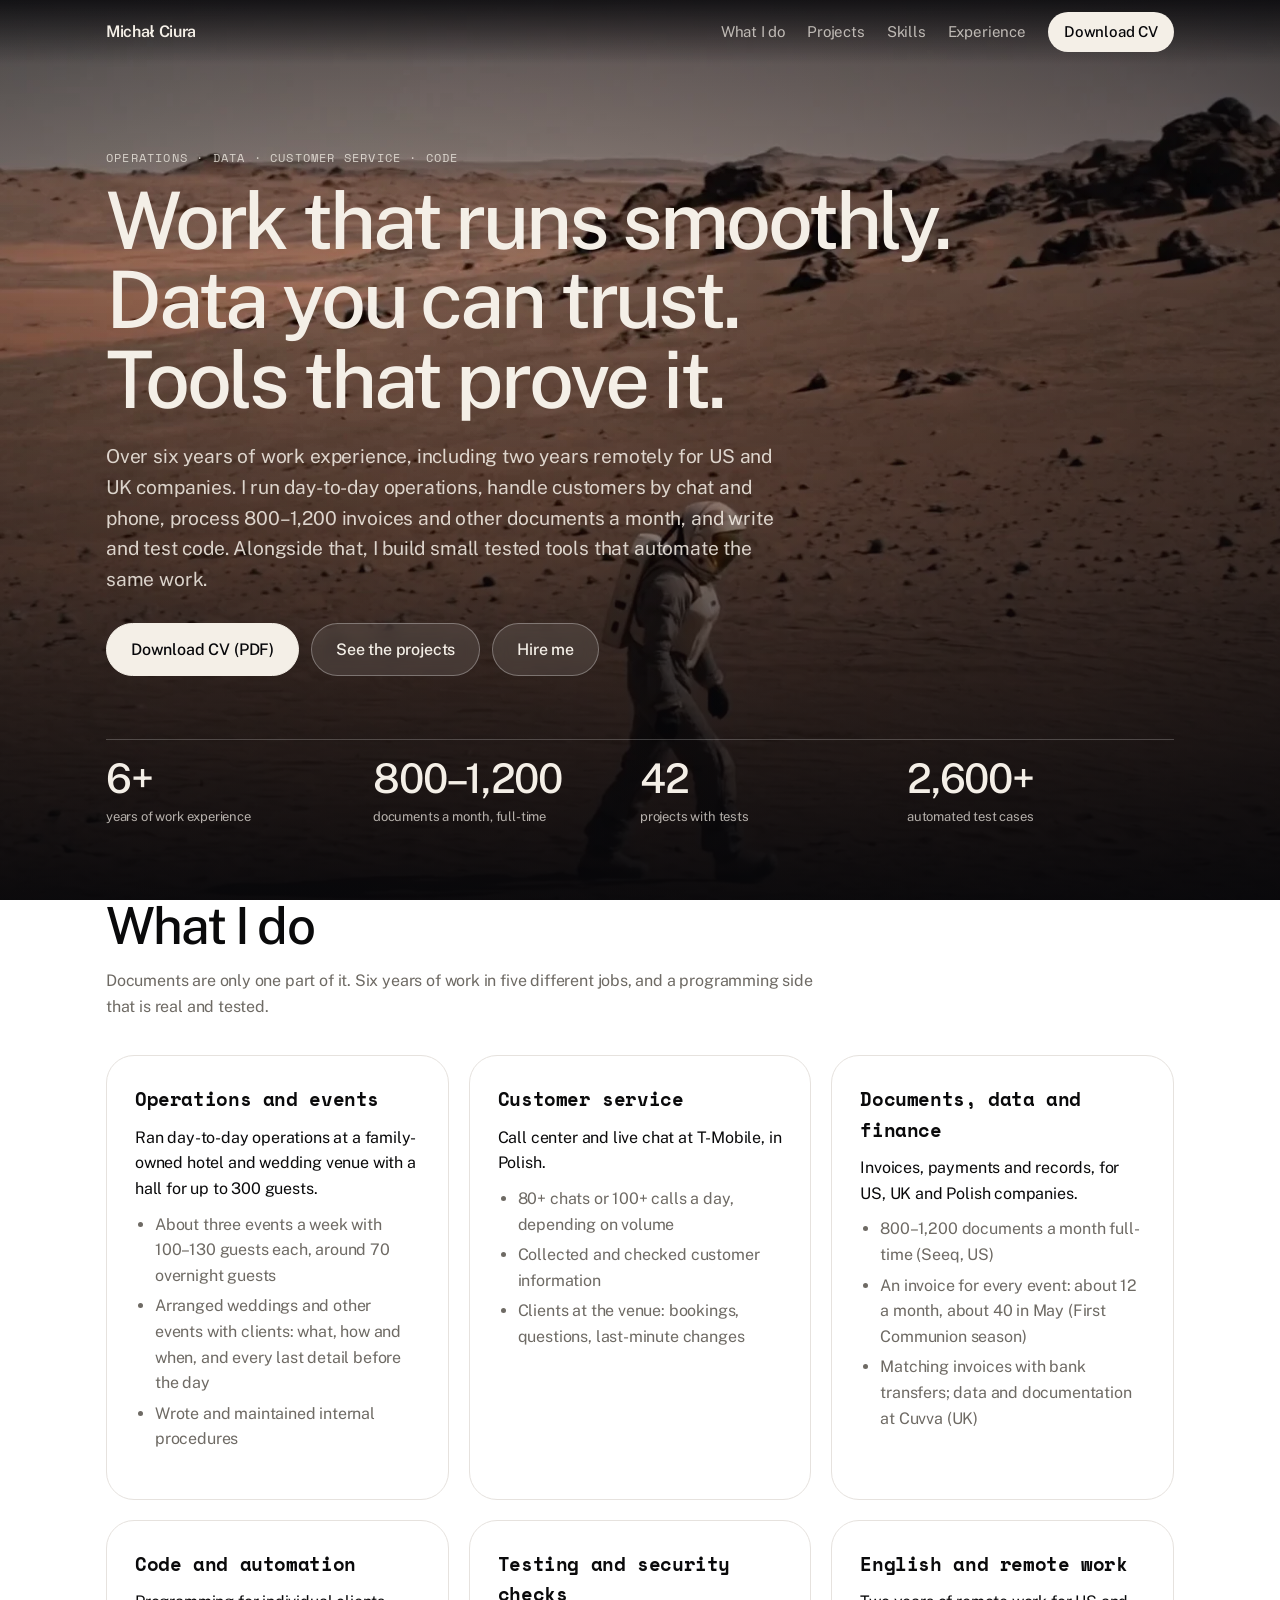
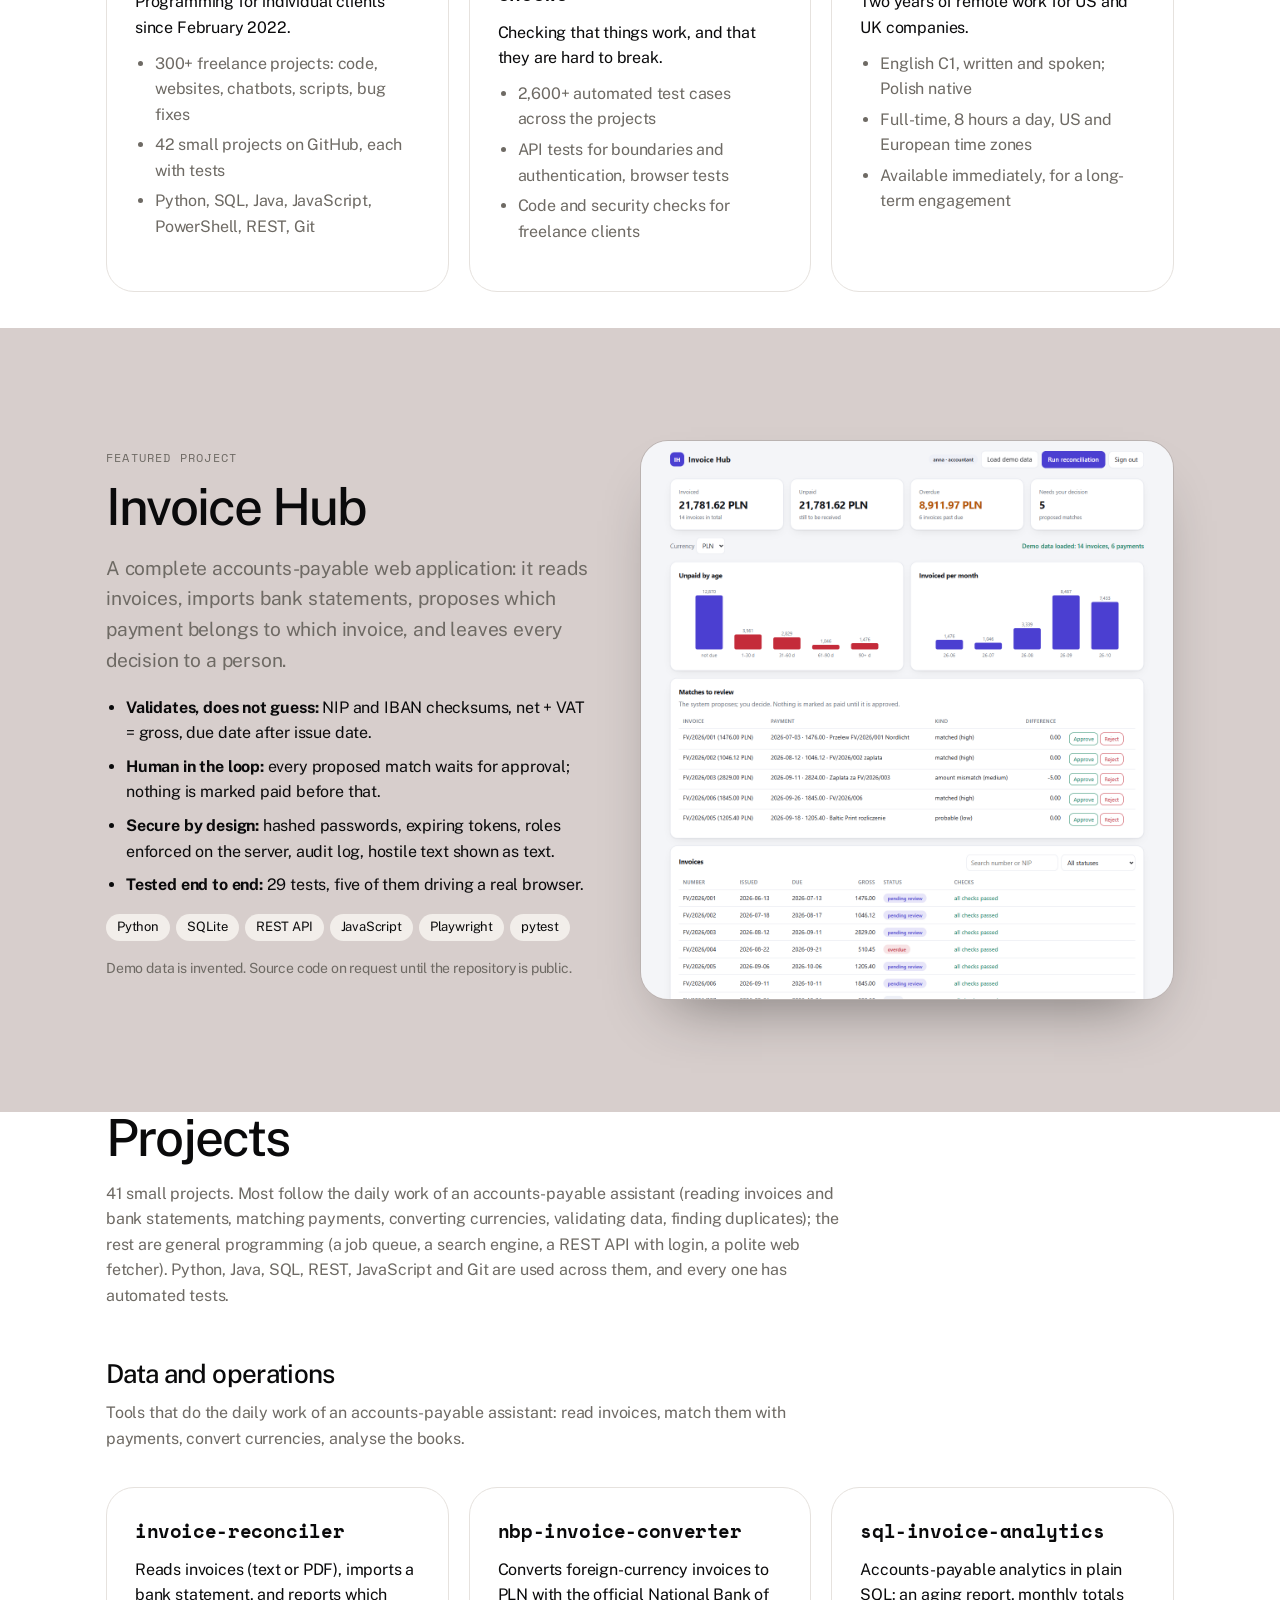
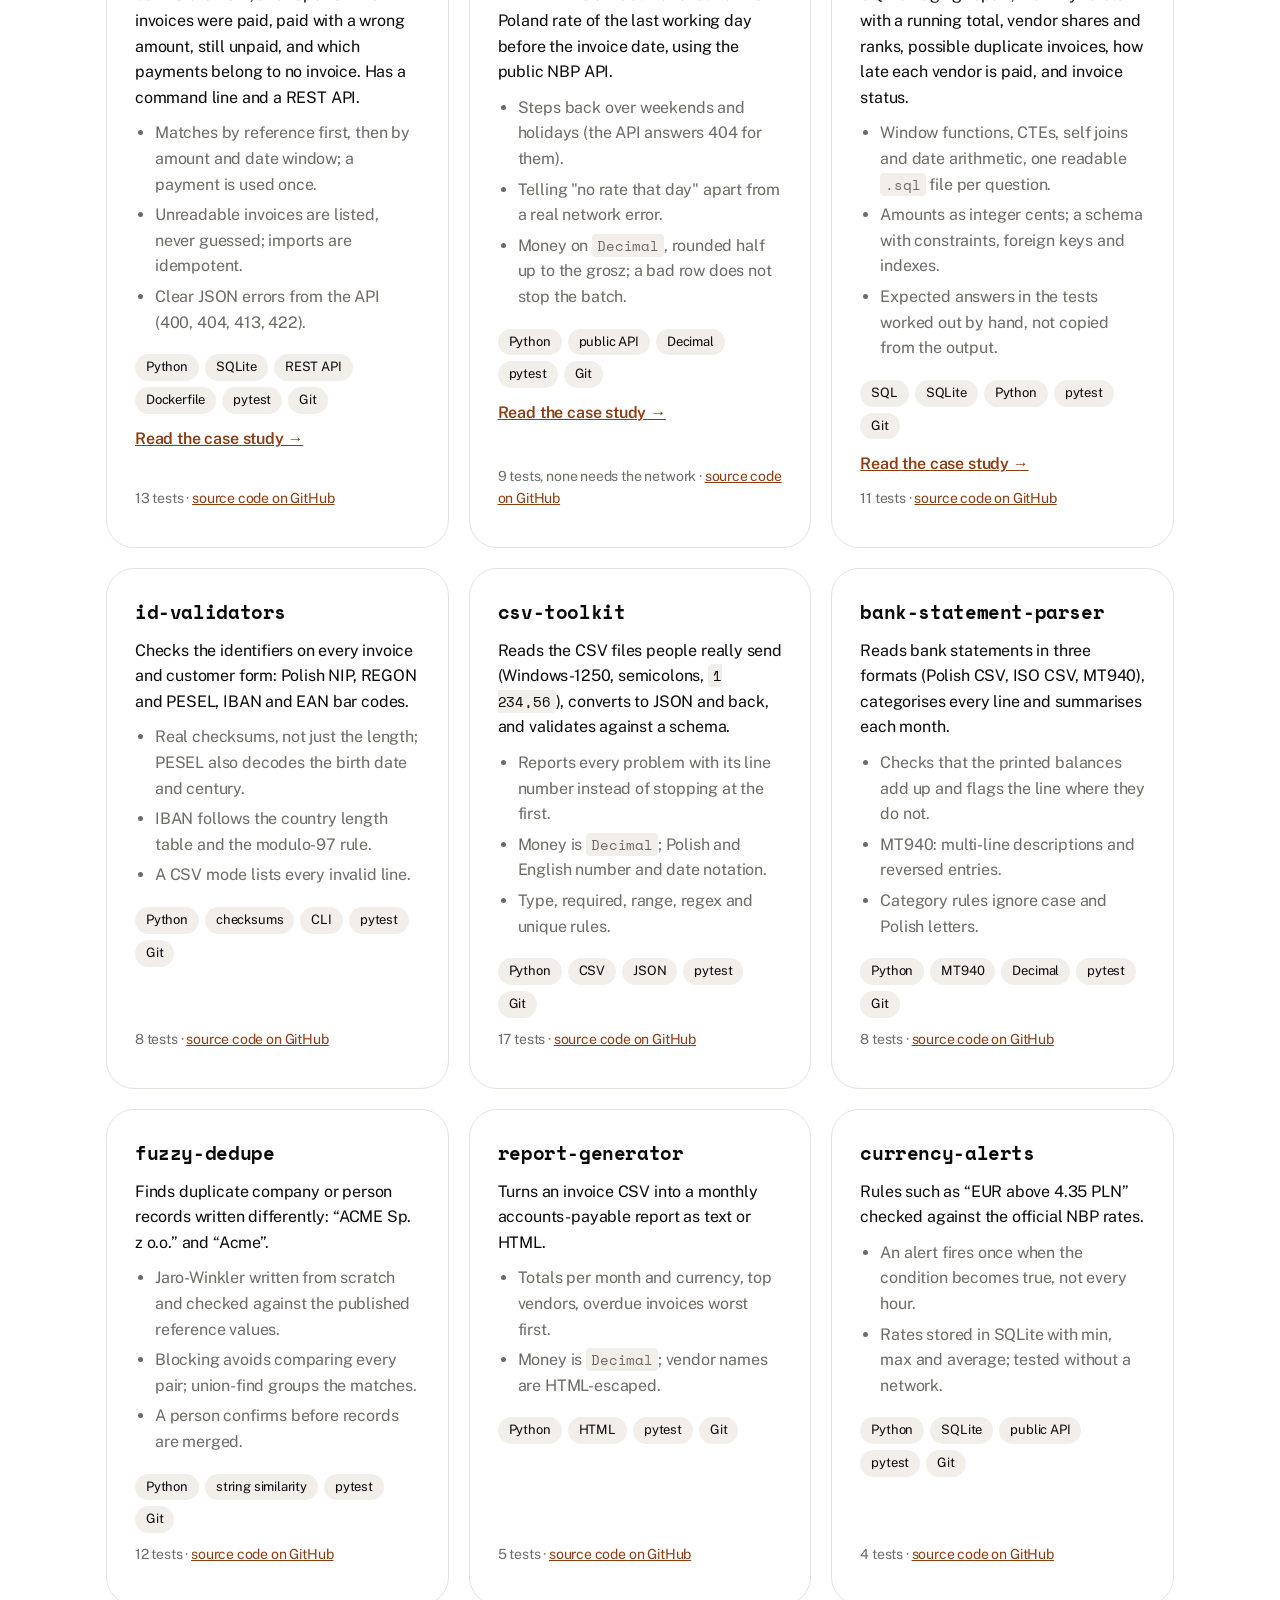
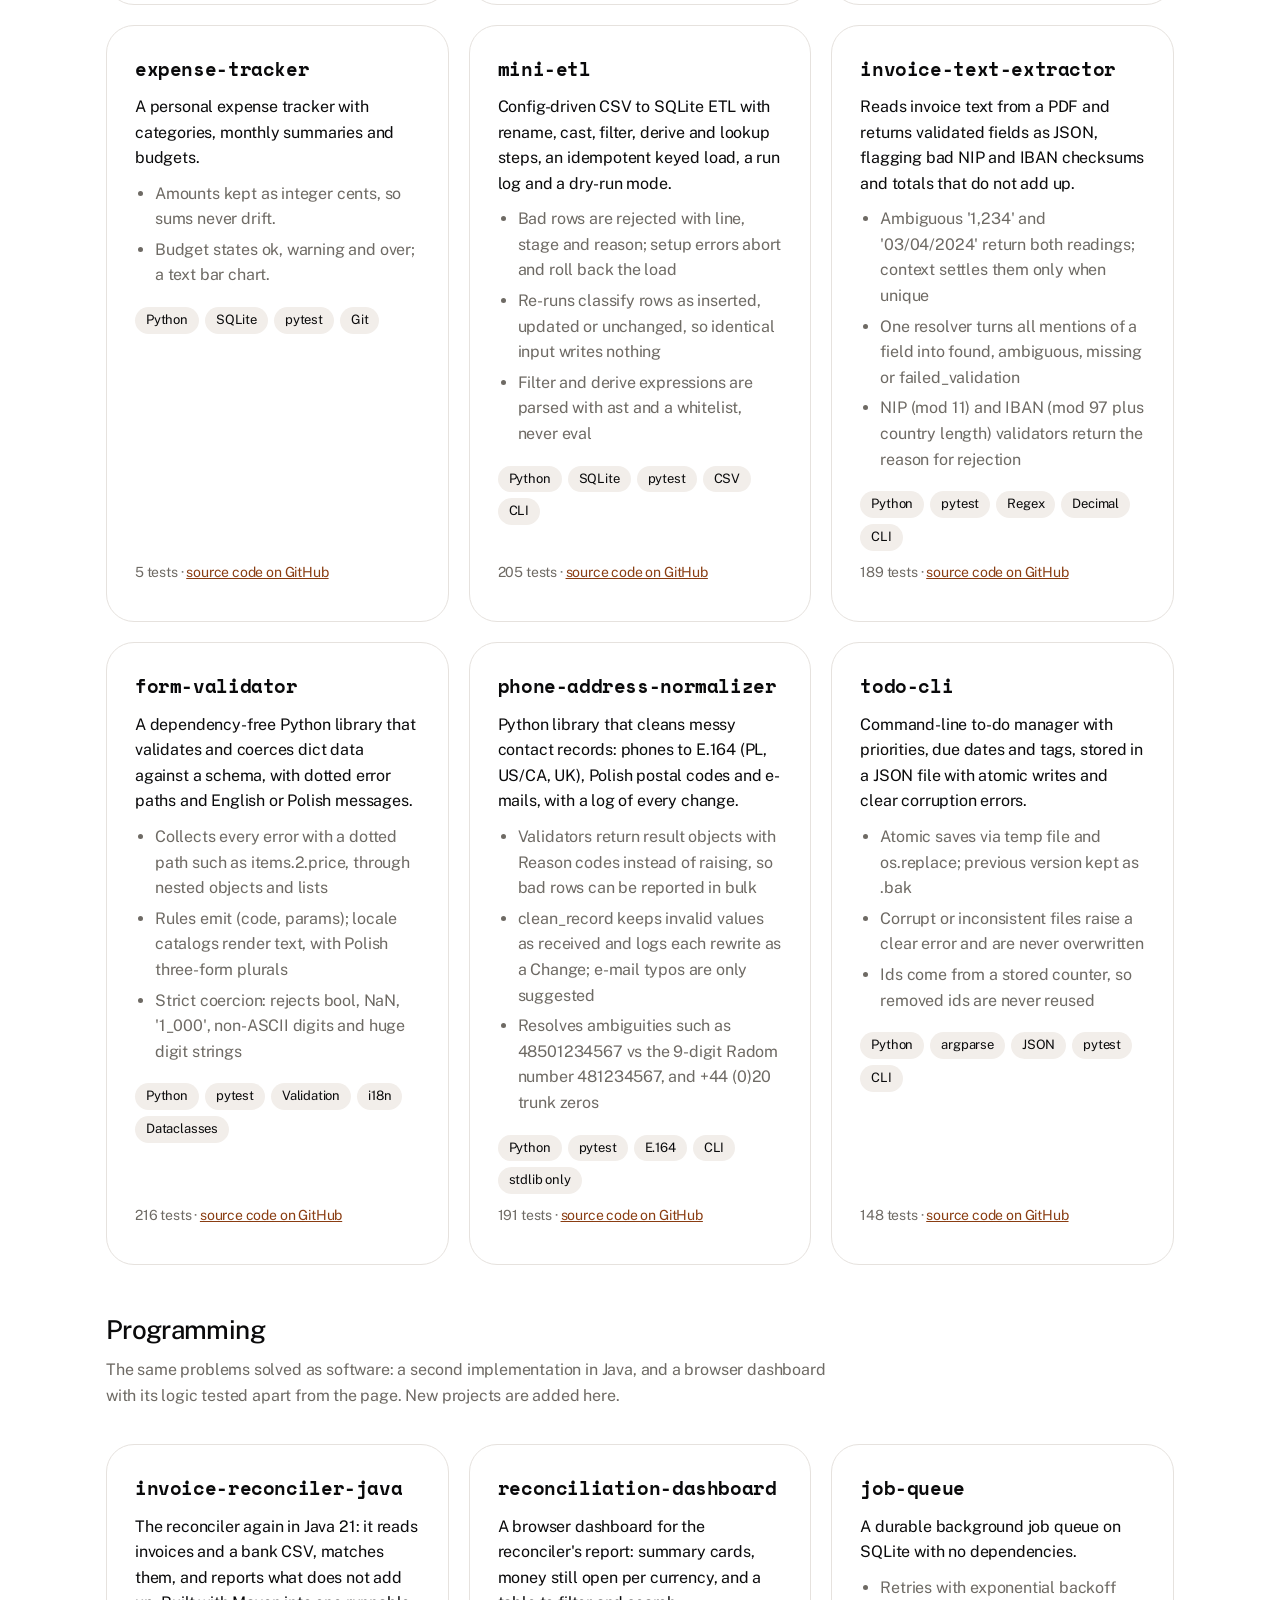
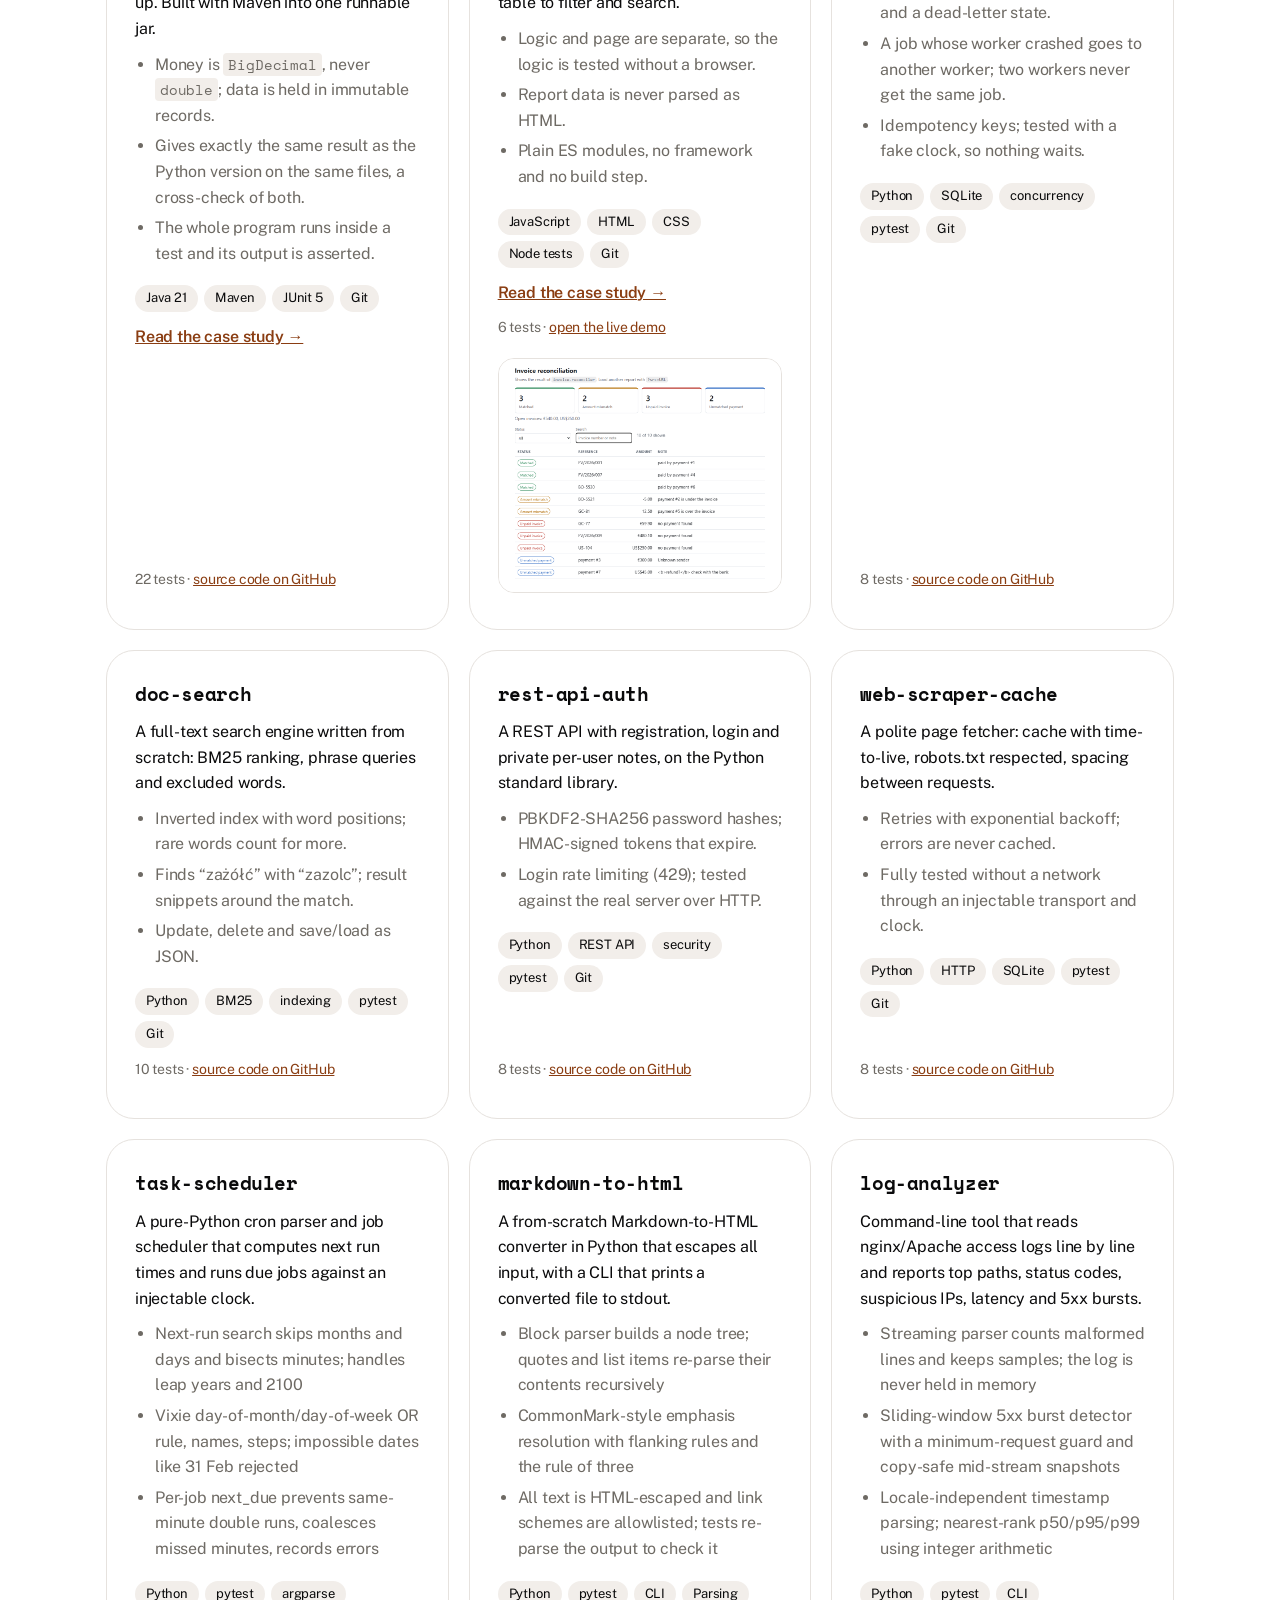
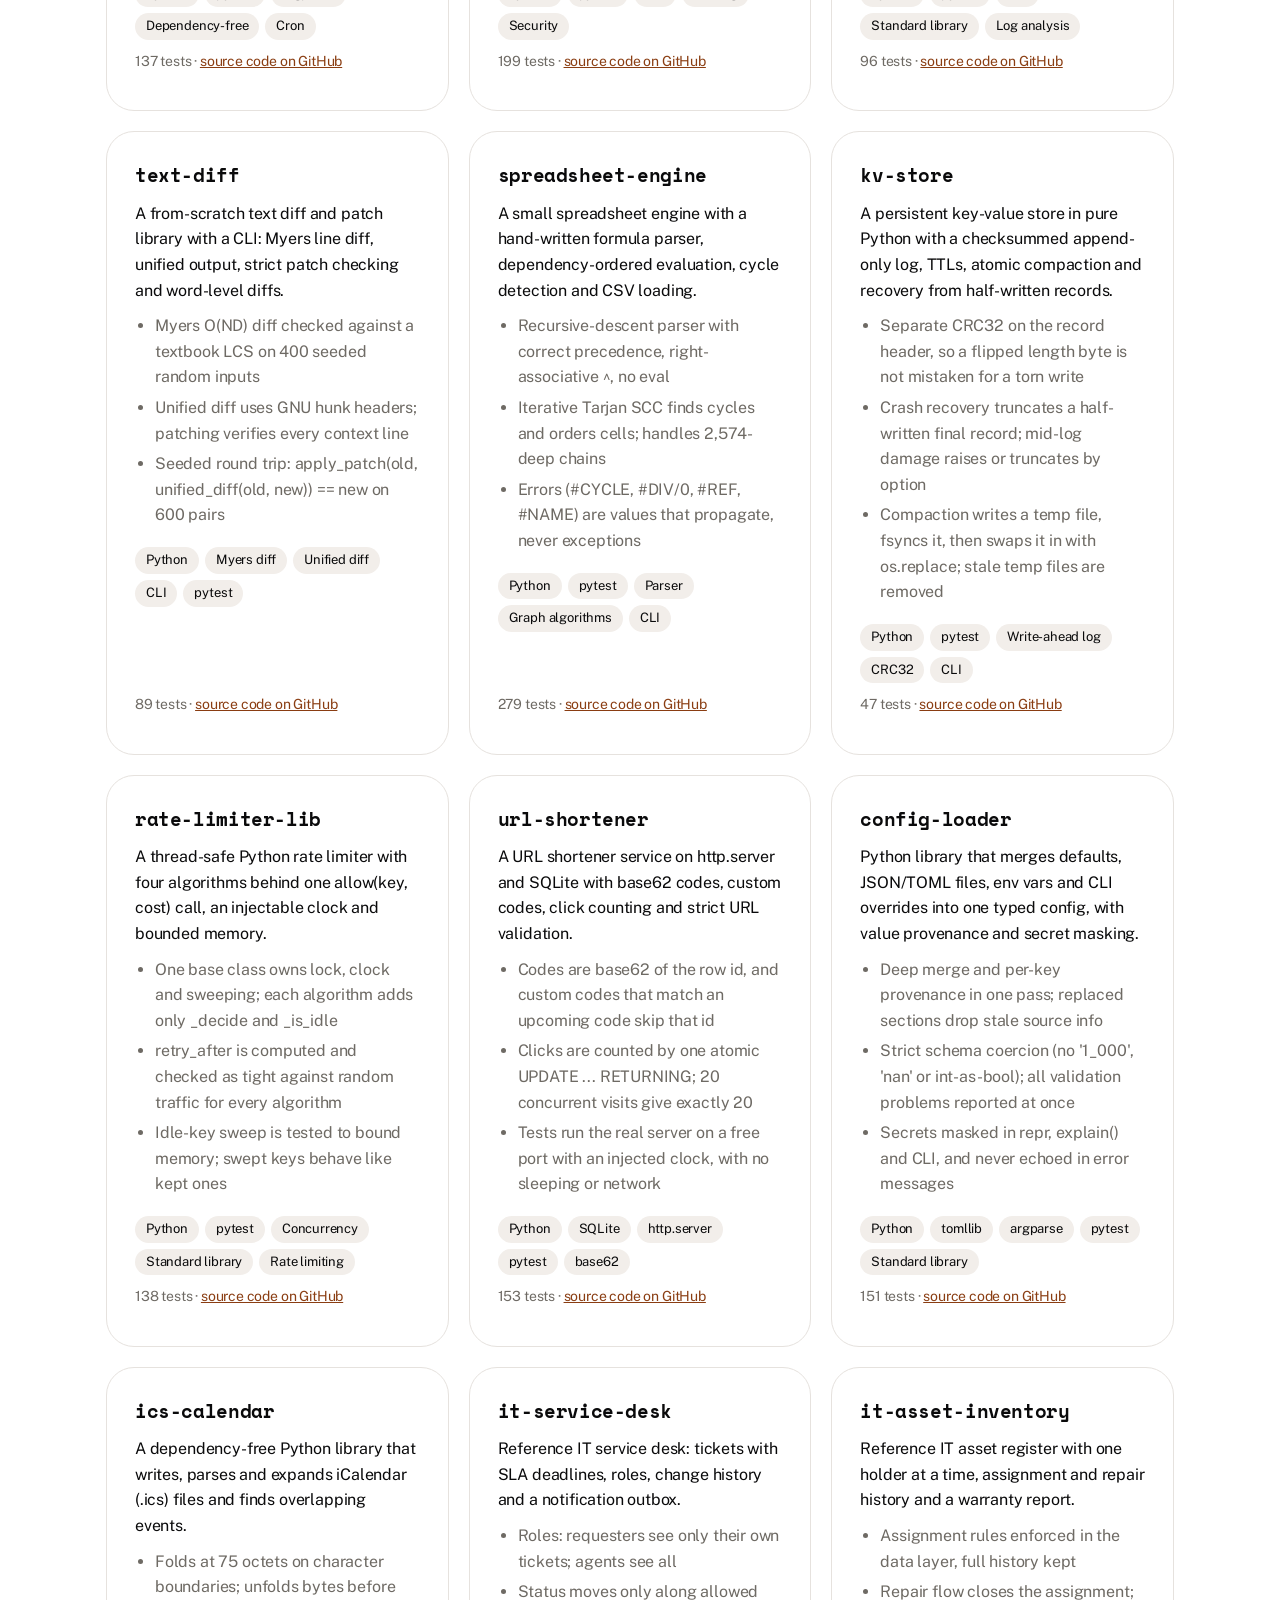
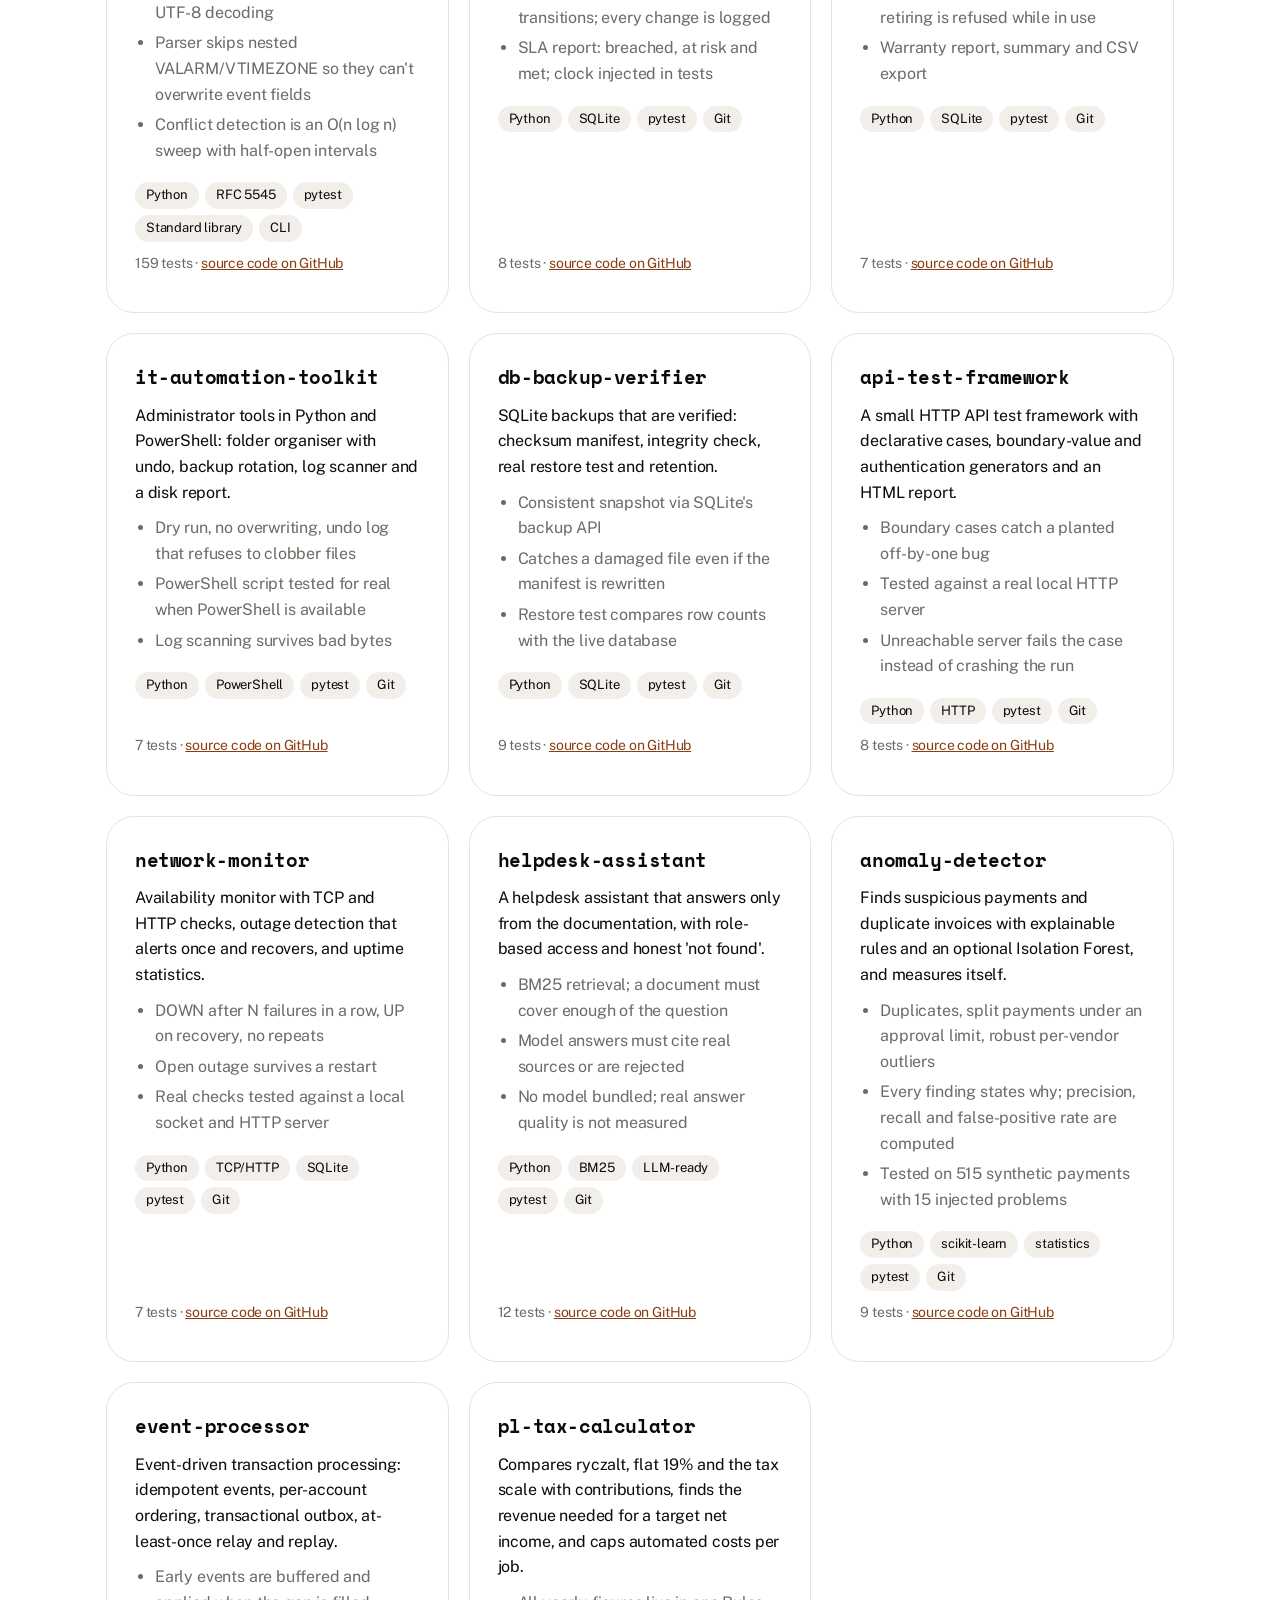
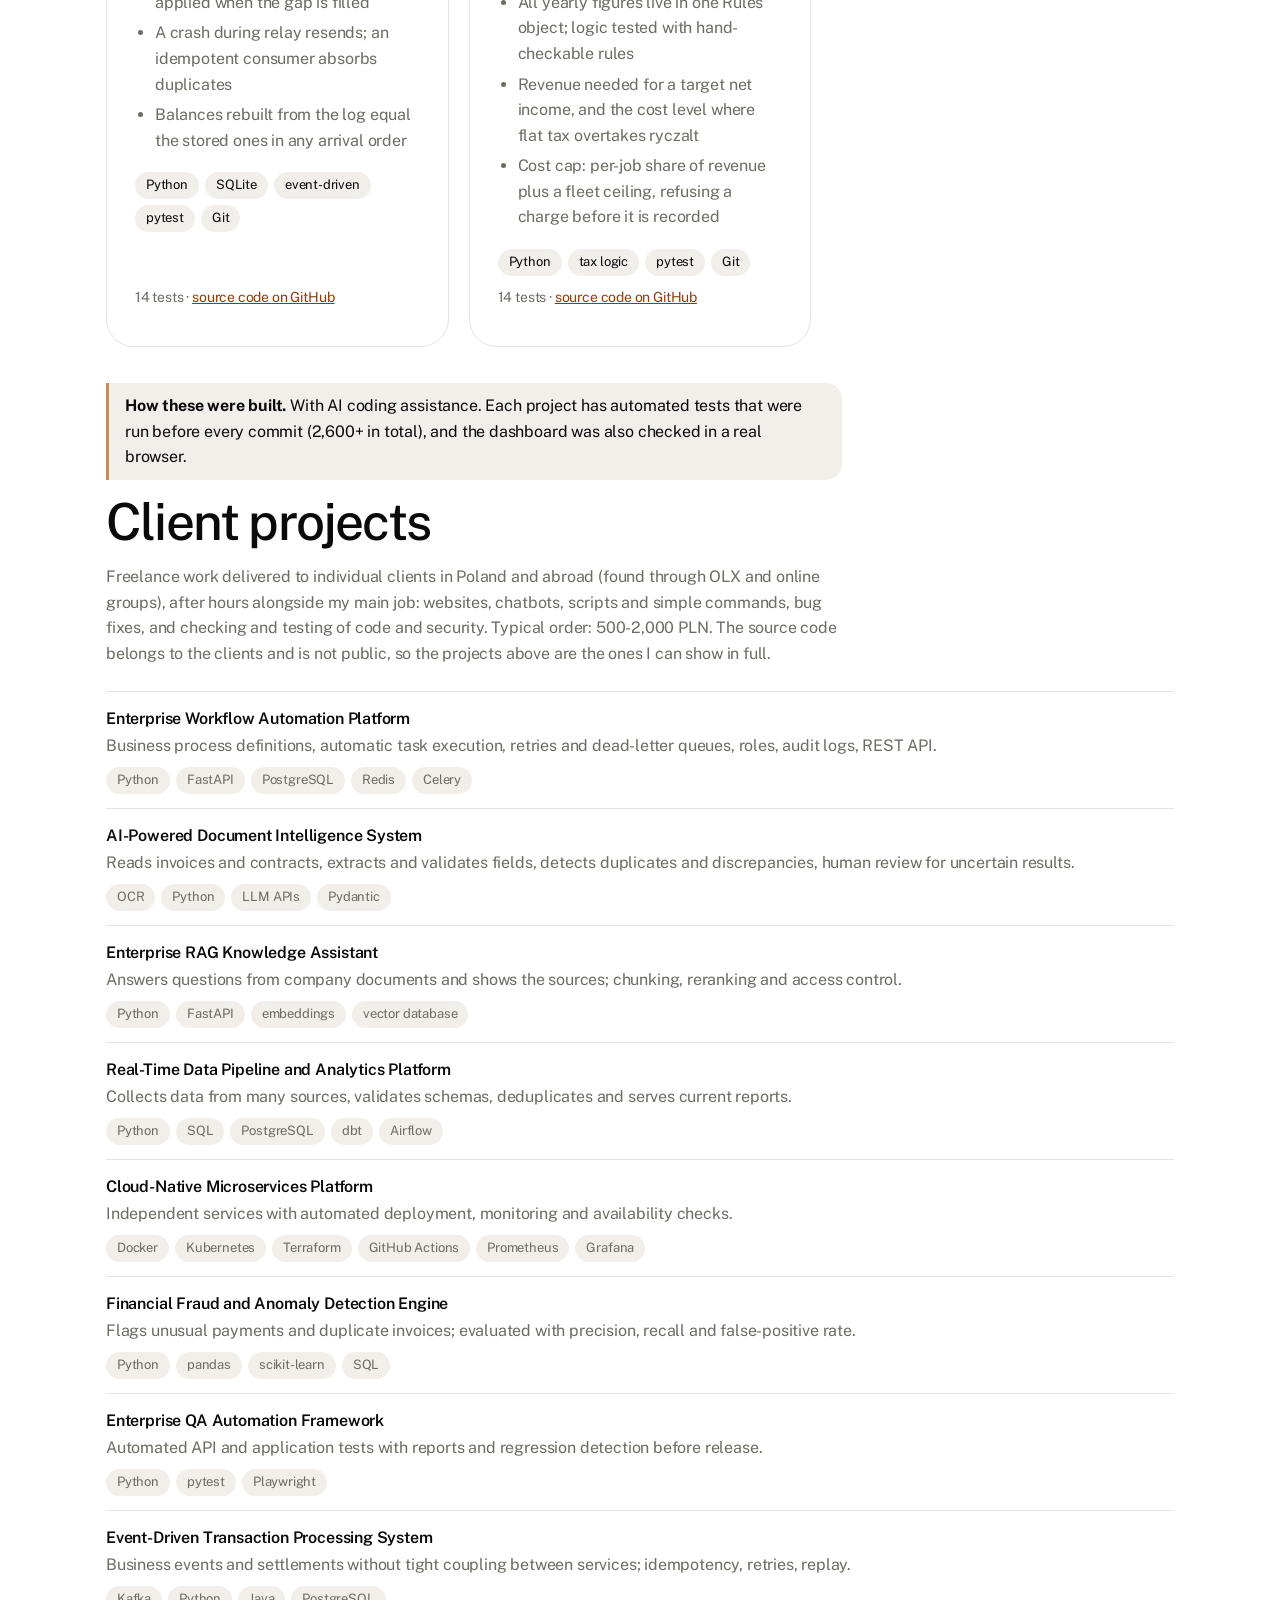
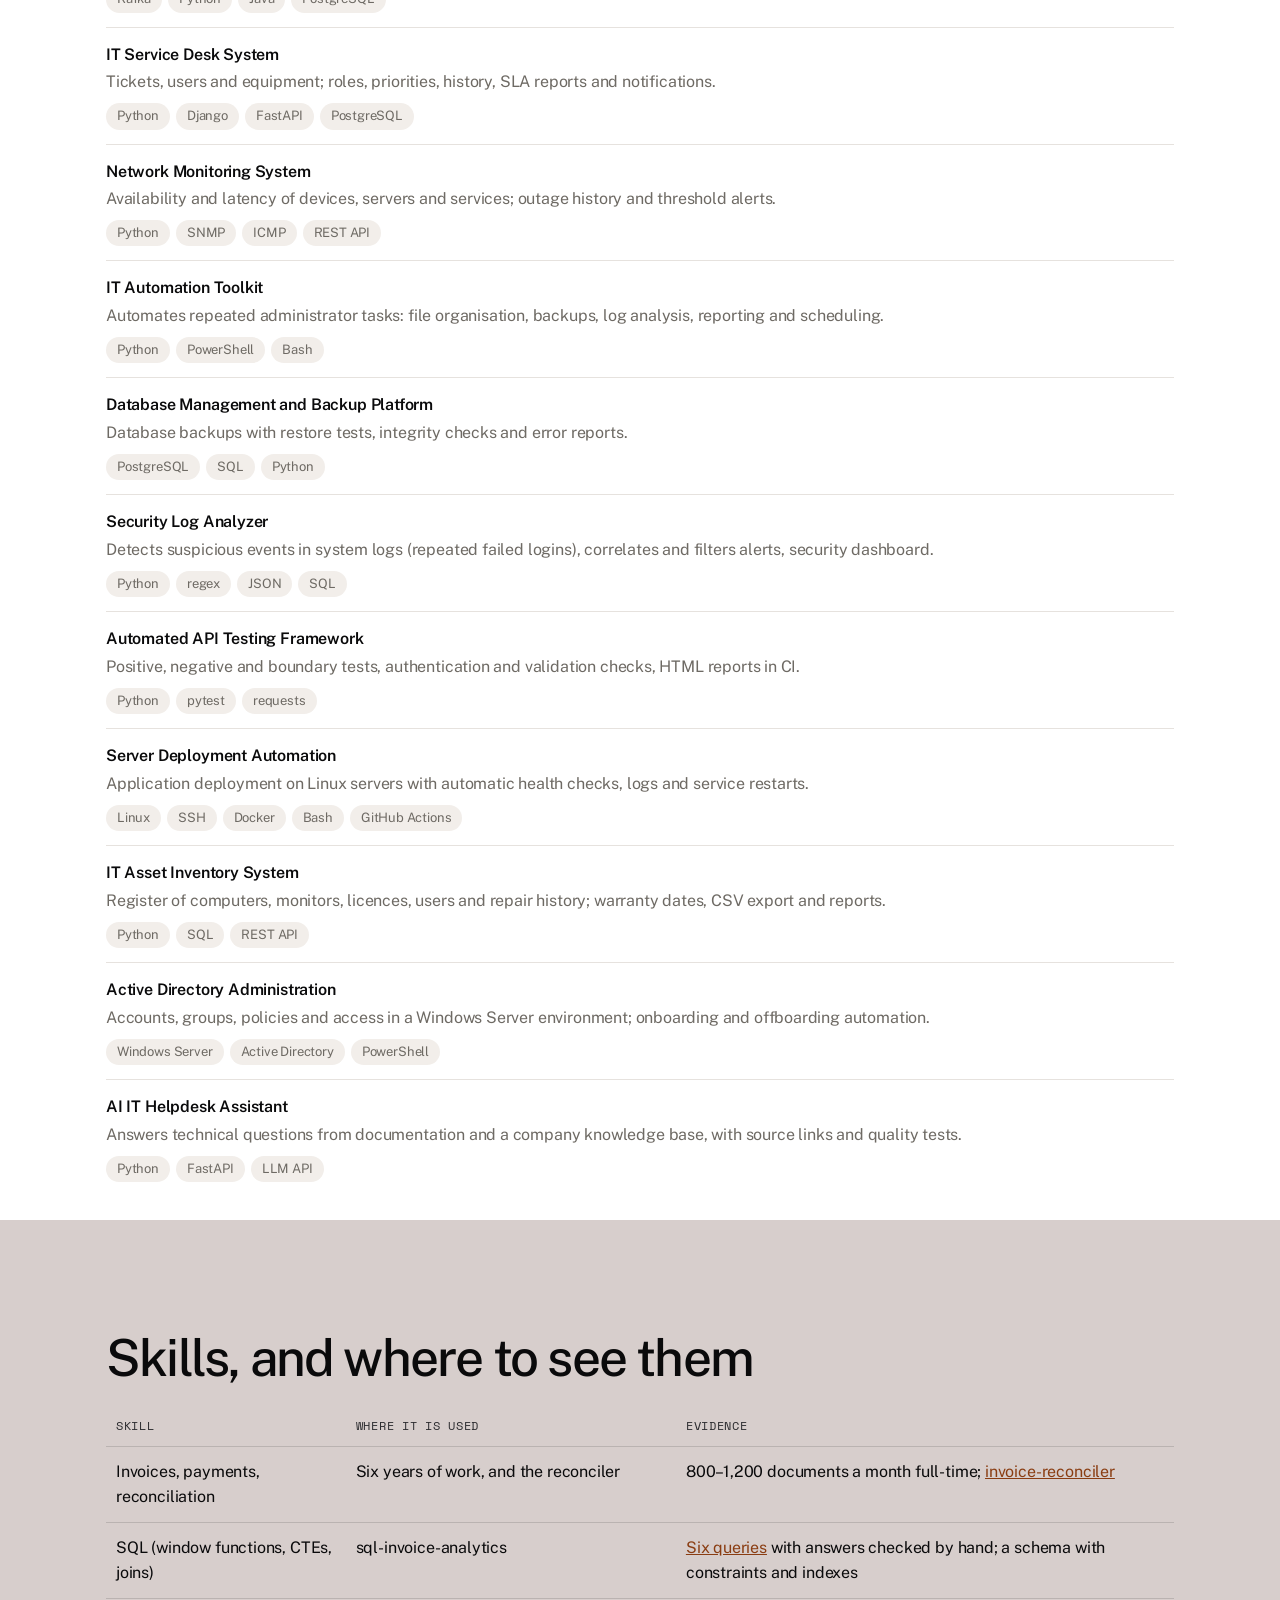
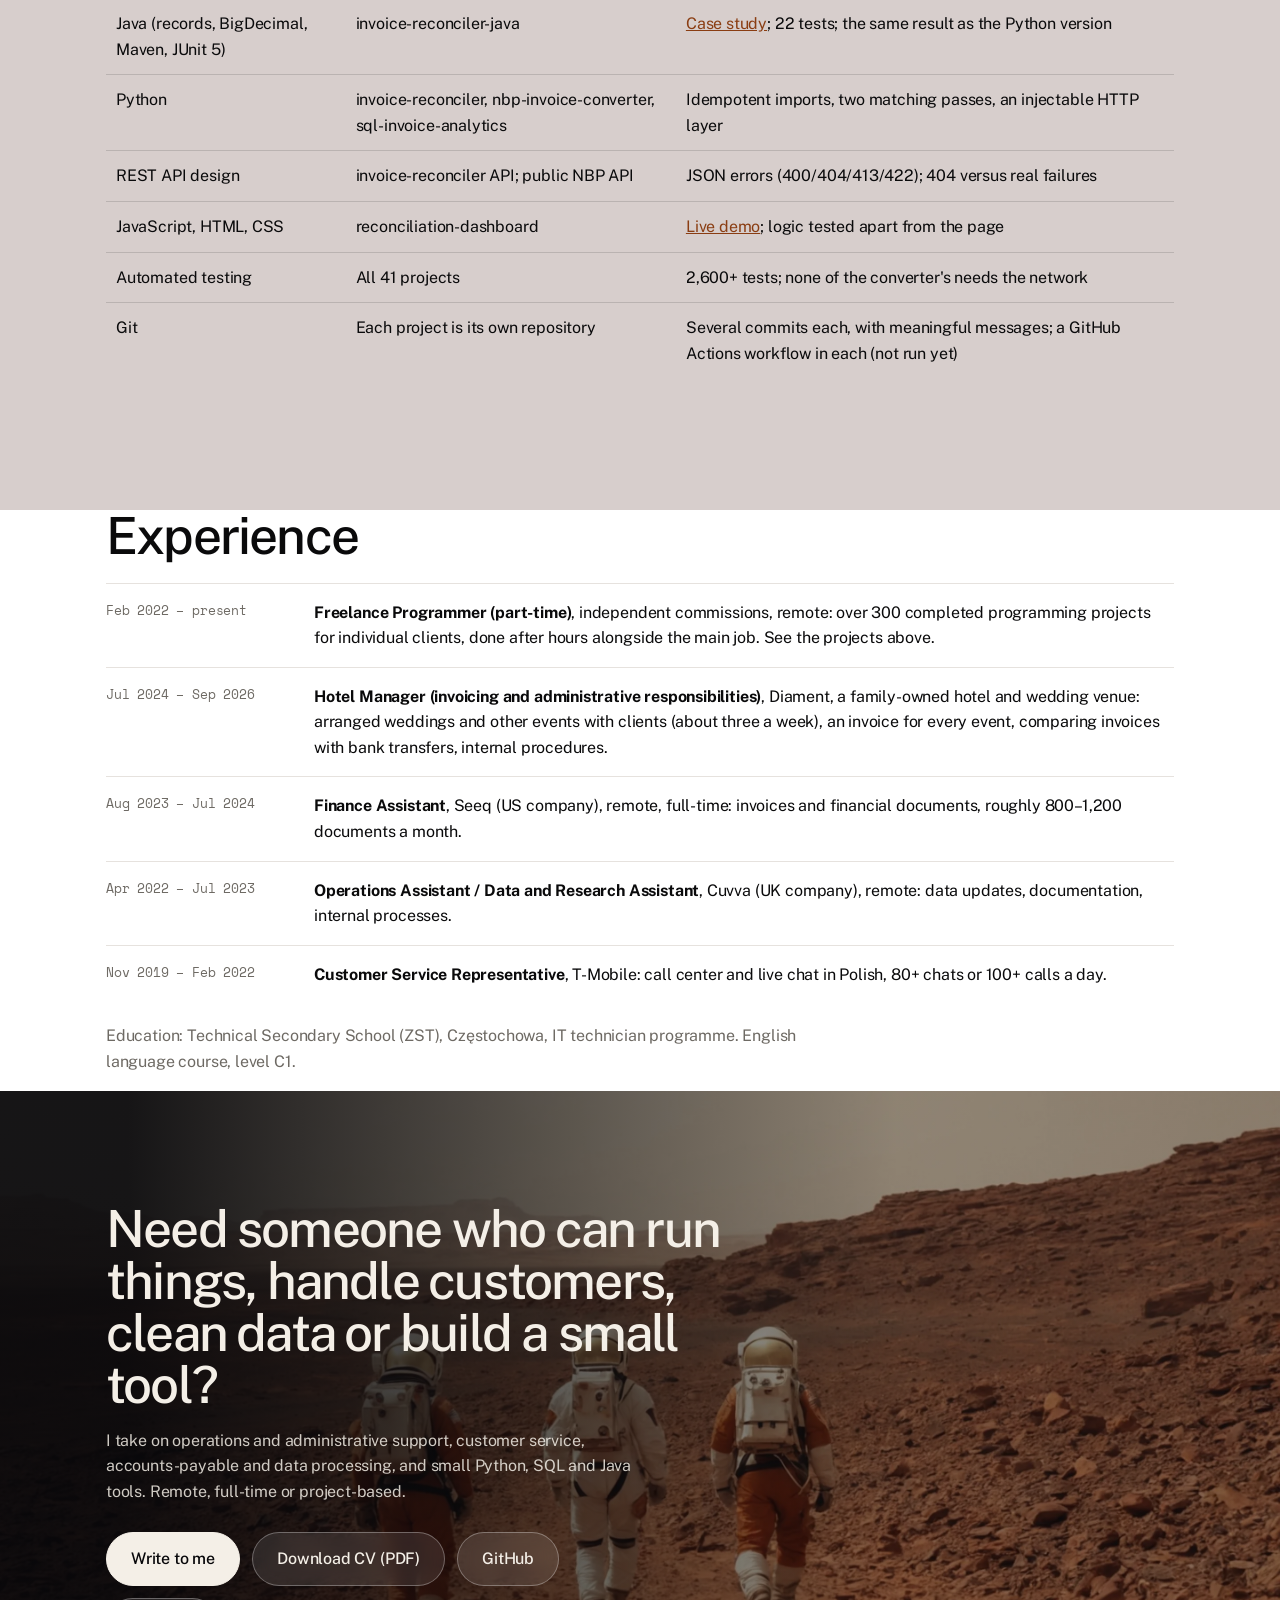
<file: index.html>
<!doctype html>
<html lang="en">
<head>
  <meta charset="utf-8">
  <meta name="viewport" content="width=device-width, initial-scale=1">
  <title>Michał Ciura - operations, data and code</title>
  <meta name="description" content="Michał Ciura: operations, customer service, invoices and data work, programming and testing. Six years of work experience, two of them remote for US and UK companies.">
  <link rel="icon" href="data:,">
  <link rel="stylesheet" href="styles.css">
</head>
<body class="home">
  <header class="top">
    <div class="wrap">
      <a class="name" href="#top">Michał Ciura</a>
      <nav aria-label="Sections"><a class="hide" href="#range">What I do</a><a class="hide" href="#projects">Projects</a><a class="hide" href="#skills">Skills</a><a class="hide" href="#experience">Experience</a><a class="cv" href="assets/Michal_Ciura_CV.pdf">Download CV</a></nav>
    </div>
  </header>

  <main id="top">
    <section class="cine">
      <video class="plate" autoplay muted loop playsinline preload="auto" poster="assets/hero-poster.webp" aria-hidden="true"><source src="assets/hero-loop.mp4" type="video/mp4"></video>
      <div class="vignette" aria-hidden="true"></div>
      <div class="wrap copy">
        <p class="kicker">Operations &middot; data &middot; customer service &middot; code</p>
        <h1><span>Work that runs smoothly.</span><span>Data you can trust.</span><span>Tools that prove it.</span></h1>
        <p class="lead">Over six years of work experience, including two years remotely for US and UK companies. I run day-to-day operations, handle customers by chat and phone, process 800&ndash;1,200 invoices and other documents a month, and write and test code. Alongside that, I build small tested tools that automate the same work.</p>
        <p class="actions"><a class="btn primary" href="assets/Michal_Ciura_CV.pdf">Download CV (PDF)</a><a class="btn glass" href="#projects">See the projects</a><a class="btn glass" href="#contact">Hire me</a></p>
        <div class="facts"><div><b>6+</b><span>years of work experience</span></div><div><b>800&ndash;1,200</b><span>documents a month, full-time</span></div><div><b>42</b><span>projects with tests</span></div><div><b>2,600+</b><span>automated test cases</span></div></div>
      </div>
    </section>

    <section id="range" class="wrap">
      <h2>What I do</h2>
      <p class="muted">Documents are only one part of it. Six years of work in five different jobs, and a programming side that is real and tested.</p>
      <div class="cards">
        <article class="card"><h3>Operations and events</h3>
          <p>Ran day-to-day operations at a family-owned hotel and wedding venue with a hall for up to 300 guests.</p>
          <ul><li>About three events a week with 100&ndash;130 guests each, around 70 overnight guests</li><li>Arranged weddings and other events with clients: what, how and when, and every last detail before the day</li><li>Wrote and maintained internal procedures</li></ul></article>
        <article class="card"><h3>Customer service</h3>
          <p>Call center and live chat at T-Mobile, in Polish.</p>
          <ul><li>80+ chats or 100+ calls a day, depending on volume</li><li>Collected and checked customer information</li><li>Clients at the venue: bookings, questions, last-minute changes</li></ul></article>
        <article class="card"><h3>Documents, data and finance</h3>
          <p>Invoices, payments and records, for US, UK and Polish companies.</p>
          <ul><li>800&ndash;1,200 documents a month full-time (Seeq, US)</li><li>An invoice for every event: about 12 a month, about 40 in May (First Communion season)</li><li>Matching invoices with bank transfers; data and documentation at Cuvva (UK)</li></ul></article>
        <article class="card"><h3>Code and automation</h3>
          <p>Programming for individual clients since February 2022.</p>
          <ul><li>300+ freelance projects: code, websites, chatbots, scripts, bug fixes</li><li>42 small projects on GitHub, each with tests</li><li>Python, SQL, Java, JavaScript, PowerShell, REST, Git</li></ul></article>
        <article class="card"><h3>Testing and security checks</h3>
          <p>Checking that things work, and that they are hard to break.</p>
          <ul><li>2,600+ automated test cases across the projects</li><li>API tests for boundaries and authentication, browser tests</li><li>Code and security checks for freelance clients</li></ul></article>
        <article class="card"><h3>English and remote work</h3>
          <p>Two years of remote work for US and UK companies.</p>
          <ul><li>English C1, written and spoken; Polish native</li><li>Full-time, 8 hours a day, US and European time zones</li><li>Available immediately, for a long-term engagement</li></ul></article>
      </div>
    </section>

    <section id="featured" class="band">
      <div class="wrap featured">
        <div class="ft-copy">
          <p class="kicker">Featured project</p>
          <h2>Invoice Hub</h2>
          <p class="lead">A complete accounts-payable web application: it reads invoices, imports bank statements, proposes which payment belongs to which invoice, and leaves every decision to a person.</p>
          <ul>
            <li><strong>Validates, does not guess:</strong> NIP and IBAN checksums, net + VAT = gross, due date after issue date.</li>
            <li><strong>Human in the loop:</strong> every proposed match waits for approval; nothing is marked paid before that.</li>
            <li><strong>Secure by design:</strong> hashed passwords, expiring tokens, roles enforced on the server, audit log, hostile text shown as text.</li>
            <li><strong>Tested end to end:</strong> 29 tests, five of them driving a real browser.</li>
          </ul>
          <p class="chips"><span>Python</span><span>SQLite</span><span>REST API</span><span>JavaScript</span><span>Playwright</span><span>pytest</span></p>
          <p class="meta">Demo data is invented. Source code on request until the repository is public.</p>
        </div>
        <img class="ft-shot" src="assets/invoice-hub.png" alt="Invoice Hub dashboard: key figures, unpaid by age, matches to review and the invoice table" loading="lazy">
      </div>
    </section>

    <section id="projects" class="wrap">
      <h2>Projects</h2>
      <p class="muted">41 small projects. Most follow the daily work of an accounts-payable assistant (reading invoices and bank statements, matching payments, converting currencies, validating data, finding duplicates); the rest are general programming (a job queue, a search engine, a REST API with login, a polite web fetcher).
        Python, Java, SQL, REST, JavaScript and Git are used across them, and every one has automated tests.</p>

      <h3 class="group">Data and operations</h3>
      <p class="muted">Tools that do the daily work of an accounts-payable assistant: read invoices, match them with payments, convert currencies, analyse the books.</p>
      <div class="cards">
        <article class="card">
          <h3>invoice-reconciler</h3>
          <p>Reads invoices (text or PDF), imports a bank statement, and reports which invoices were paid, paid with a wrong amount, still unpaid, and which payments belong to no invoice. Has a command line and a REST API.</p>
          <ul>
            <li>Matches by reference first, then by amount and date window; a payment is used once.</li>
            <li>Unreadable invoices are listed, never guessed; imports are idempotent.</li>
            <li>Clear JSON errors from the API (400, 404, 413, 422).</li>
          </ul>
          <p class="chips"><span>Python</span><span>SQLite</span><span>REST API</span><span>Dockerfile</span><span>pytest</span><span>Git</span></p>
          <a class="more" href="projects/invoice-reconciler.html">Read the case study &rarr;</a>
          <p class="meta">13 tests · <a href="https://github.com/ciuramichal2000/invoice-reconciler">source code on GitHub</a></p>
        </article>

        <article class="card">
          <h3>nbp-invoice-converter</h3>
          <p>Converts foreign-currency invoices to PLN with the official National Bank of Poland rate of the last working day before the invoice date, using the public NBP API.</p>
          <ul>
            <li>Steps back over weekends and holidays (the API answers 404 for them).</li>
            <li>Telling "no rate that day" apart from a real network error.</li>
            <li>Money on <code>Decimal</code>, rounded half up to the grosz; a bad row does not stop the batch.</li>
          </ul>
          <p class="chips"><span>Python</span><span>public API</span><span>Decimal</span><span>pytest</span><span>Git</span></p>
          <a class="more" href="projects/nbp-invoice-converter.html">Read the case study &rarr;</a>
          <p class="meta">9 tests, none needs the network · <a href="https://github.com/ciuramichal2000/nbp-invoice-converter">source code on GitHub</a></p>
        </article>

        <article class="card">
          <h3>sql-invoice-analytics</h3>
          <p>Accounts-payable analytics in plain SQL: an aging report, monthly totals with a running total, vendor shares and ranks, possible duplicate invoices, how late each vendor is paid, and invoice status.</p>
          <ul>
            <li>Window functions, CTEs, self joins and date arithmetic, one readable <code>.sql</code> file per question.</li>
            <li>Amounts as integer cents; a schema with constraints, foreign keys and indexes.</li>
            <li>Expected answers in the tests worked out by hand, not copied from the output.</li>
          </ul>
          <p class="chips"><span>SQL</span><span>SQLite</span><span>Python</span><span>pytest</span><span>Git</span></p>
          <a class="more" href="projects/sql-invoice-analytics.html">Read the case study &rarr;</a>
          <p class="meta">11 tests · <a href="https://github.com/ciuramichal2000/sql-invoice-analytics">source code on GitHub</a></p>
        </article>

        <article class="card">
          <h3>id-validators</h3>
          <p>Checks the identifiers on every invoice and customer form: Polish NIP, REGON and PESEL, IBAN and EAN bar codes.</p>
          <ul>
            <li>Real checksums, not just the length; PESEL also decodes the birth date and century.</li>
            <li>IBAN follows the country length table and the modulo-97 rule.</li>
            <li>A CSV mode lists every invalid line.</li>
          </ul>
          <p class="chips"><span>Python</span><span>checksums</span><span>CLI</span><span>pytest</span><span>Git</span></p>
          <p class="meta">8 tests · <a href="https://github.com/ciuramichal2000/id-validators">source code on GitHub</a></p>
        </article>

        <article class="card">
          <h3>csv-toolkit</h3>
          <p>Reads the CSV files people really send (Windows-1250, semicolons, <code>1 234,56</code>), converts to JSON and back, and validates against a schema.</p>
          <ul>
            <li>Reports every problem with its line number instead of stopping at the first.</li>
            <li>Money is <code>Decimal</code>; Polish and English number and date notation.</li>
            <li>Type, required, range, regex and unique rules.</li>
          </ul>
          <p class="chips"><span>Python</span><span>CSV</span><span>JSON</span><span>pytest</span><span>Git</span></p>
          <p class="meta">17 tests · <a href="https://github.com/ciuramichal2000/csv-toolkit">source code on GitHub</a></p>
        </article>

        <article class="card">
          <h3>bank-statement-parser</h3>
          <p>Reads bank statements in three formats (Polish CSV, ISO CSV, MT940), categorises every line and summarises each month.</p>
          <ul>
            <li>Checks that the printed balances add up and flags the line where they do not.</li>
            <li>MT940: multi-line descriptions and reversed entries.</li>
            <li>Category rules ignore case and Polish letters.</li>
          </ul>
          <p class="chips"><span>Python</span><span>MT940</span><span>Decimal</span><span>pytest</span><span>Git</span></p>
          <p class="meta">8 tests · <a href="https://github.com/ciuramichal2000/bank-statement-parser">source code on GitHub</a></p>
        </article>

        <article class="card">
          <h3>fuzzy-dedupe</h3>
          <p>Finds duplicate company or person records written differently: &ldquo;ACME Sp. z o.o.&rdquo; and &ldquo;Acme&rdquo;.</p>
          <ul>
            <li>Jaro-Winkler written from scratch and checked against the published reference values.</li>
            <li>Blocking avoids comparing every pair; union-find groups the matches.</li>
            <li>A person confirms before records are merged.</li>
          </ul>
          <p class="chips"><span>Python</span><span>string similarity</span><span>pytest</span><span>Git</span></p>
          <p class="meta">12 tests · <a href="https://github.com/ciuramichal2000/fuzzy-dedupe">source code on GitHub</a></p>
        </article>

        <article class="card">
          <h3>report-generator</h3>
          <p>Turns an invoice CSV into a monthly accounts-payable report as text or HTML.</p>
          <ul>
            <li>Totals per month and currency, top vendors, overdue invoices worst first.</li>
            <li>Money is <code>Decimal</code>; vendor names are HTML-escaped.</li>
          </ul>
          <p class="chips"><span>Python</span><span>HTML</span><span>pytest</span><span>Git</span></p>
          <p class="meta">5 tests · <a href="https://github.com/ciuramichal2000/report-generator">source code on GitHub</a></p>
        </article>

        <article class="card">
          <h3>currency-alerts</h3>
          <p>Rules such as &ldquo;EUR above 4.35 PLN&rdquo; checked against the official NBP rates.</p>
          <ul>
            <li>An alert fires once when the condition becomes true, not every hour.</li>
            <li>Rates stored in SQLite with min, max and average; tested without a network.</li>
          </ul>
          <p class="chips"><span>Python</span><span>SQLite</span><span>public API</span><span>pytest</span><span>Git</span></p>
          <p class="meta">4 tests · <a href="https://github.com/ciuramichal2000/currency-alerts">source code on GitHub</a></p>
        </article>

        <article class="card">
          <h3>expense-tracker</h3>
          <p>A personal expense tracker with categories, monthly summaries and budgets.</p>
          <ul>
            <li>Amounts kept as integer cents, so sums never drift.</li>
            <li>Budget states ok, warning and over; a text bar chart.</li>
          </ul>
          <p class="chips"><span>Python</span><span>SQLite</span><span>pytest</span><span>Git</span></p>
          <p class="meta">5 tests · <a href="https://github.com/ciuramichal2000/expense-tracker">source code on GitHub</a></p>
        </article>

        <article class="card">
          <h3>mini-etl</h3>
          <p>Config-driven CSV to SQLite ETL with rename, cast, filter, derive and lookup steps, an idempotent keyed load, a run log and a dry-run mode.</p>
          <ul>
            <li>Bad rows are rejected with line, stage and reason; setup errors abort and roll back the load</li>
            <li>Re-runs classify rows as inserted, updated or unchanged, so identical input writes nothing</li>
            <li>Filter and derive expressions are parsed with ast and a whitelist, never eval</li>
          </ul>
          <p class="chips"><span>Python</span><span>SQLite</span><span>pytest</span><span>CSV</span><span>CLI</span></p>
          <p class="meta">205 tests · <a href="https://github.com/ciuramichal2000/mini-etl">source code on GitHub</a></p>
        </article>

        <article class="card">
          <h3>invoice-text-extractor</h3>
          <p>Reads invoice text from a PDF and returns validated fields as JSON, flagging bad NIP and IBAN checksums and totals that do not add up.</p>
          <ul>
            <li>Ambiguous &#x27;1,234&#x27; and &#x27;03/04/2024&#x27; return both readings; context settles them only when unique</li>
            <li>One resolver turns all mentions of a field into found, ambiguous, missing or failed_validation</li>
            <li>NIP (mod 11) and IBAN (mod 97 plus country length) validators return the reason for rejection</li>
          </ul>
          <p class="chips"><span>Python</span><span>pytest</span><span>Regex</span><span>Decimal</span><span>CLI</span></p>
          <p class="meta">189 tests · <a href="https://github.com/ciuramichal2000/invoice-text-extractor">source code on GitHub</a></p>
        </article>

        <article class="card">
          <h3>form-validator</h3>
          <p>A dependency-free Python library that validates and coerces dict data against a schema, with dotted error paths and English or Polish messages.</p>
          <ul>
            <li>Collects every error with a dotted path such as items.2.price, through nested objects and lists</li>
            <li>Rules emit (code, params); locale catalogs render text, with Polish three-form plurals</li>
            <li>Strict coercion: rejects bool, NaN, &#x27;1_000&#x27;, non-ASCII digits and huge digit strings</li>
          </ul>
          <p class="chips"><span>Python</span><span>pytest</span><span>Validation</span><span>i18n</span><span>Dataclasses</span></p>
          <p class="meta">216 tests · <a href="https://github.com/ciuramichal2000/form-validator">source code on GitHub</a></p>
        </article>

        <article class="card">
          <h3>phone-address-normalizer</h3>
          <p>Python library that cleans messy contact records: phones to E.164 (PL, US/CA, UK), Polish postal codes and e-mails, with a log of every change.</p>
          <ul>
            <li>Validators return result objects with Reason codes instead of raising, so bad rows can be reported in bulk</li>
            <li>clean_record keeps invalid values as received and logs each rewrite as a Change; e-mail typos are only suggested</li>
            <li>Resolves ambiguities such as 48501234567 vs the 9-digit Radom number 481234567, and +44 (0)20 trunk zeros</li>
          </ul>
          <p class="chips"><span>Python</span><span>pytest</span><span>E.164</span><span>CLI</span><span>stdlib only</span></p>
          <p class="meta">191 tests · <a href="https://github.com/ciuramichal2000/phone-address-normalizer">source code on GitHub</a></p>
        </article>

        <article class="card">
          <h3>todo-cli</h3>
          <p>Command-line to-do manager with priorities, due dates and tags, stored in a JSON file with atomic writes and clear corruption errors.</p>
          <ul>
            <li>Atomic saves via temp file and os.replace; previous version kept as .bak</li>
            <li>Corrupt or inconsistent files raise a clear error and are never overwritten</li>
            <li>Ids come from a stored counter, so removed ids are never reused</li>
          </ul>
          <p class="chips"><span>Python</span><span>argparse</span><span>JSON</span><span>pytest</span><span>CLI</span></p>
          <p class="meta">148 tests · <a href="https://github.com/ciuramichal2000/todo-cli">source code on GitHub</a></p>
        </article>
      </div>
      <h3 class="group">Programming</h3>
      <p class="muted">The same problems solved as software: a second implementation in Java, and a browser dashboard with its logic tested apart from the page. New projects are added here.</p>
      <div class="cards">
        <article class="card">
          <h3>invoice-reconciler-java</h3>
          <p>The reconciler again in Java 21: it reads invoices and a bank CSV, matches them, and reports what does not add up. Built with Maven into one runnable jar.</p>
          <ul>
            <li>Money is <code>BigDecimal</code>, never <code>double</code>; data is held in immutable records.</li>
            <li>Gives exactly the same result as the Python version on the same files, a cross-check of both.</li>
            <li>The whole program runs inside a test and its output is asserted.</li>
          </ul>
          <p class="chips"><span>Java 21</span><span>Maven</span><span>JUnit 5</span><span>Git</span></p>
          <a class="more" href="projects/invoice-reconciler-java.html">Read the case study &rarr;</a>
          <p class="meta">22 tests · <a href="https://github.com/ciuramichal2000/invoice-reconciler-java">source code on GitHub</a></p>
        </article>

        <article class="card">
          <h3>reconciliation-dashboard</h3>
          <p>A browser dashboard for the reconciler's report: summary cards, money still open per currency, and a table to filter and search.</p>
          <ul>
            <li>Logic and page are separate, so the logic is tested without a browser.</li>
            <li>Report data is never parsed as HTML.</li>
            <li>Plain ES modules, no framework and no build step.</li>
          </ul>
          <p class="chips"><span>JavaScript</span><span>HTML</span><span>CSS</span><span>Node tests</span><span>Git</span></p>
          <a class="more" href="projects/reconciliation-dashboard.html">Read the case study &rarr;</a>
          <p class="meta">6 tests · <a href="demo/index.html">open the live demo</a></p>
          <a href="demo/index.html"><img class="shot" src="assets/dashboard.png" alt="The dashboard: four summary cards and a table of invoices and payments" loading="lazy"></a>
        </article>

        <article class="card">
          <h3>job-queue</h3>
          <p>A durable background job queue on SQLite with no dependencies.</p>
          <ul>
            <li>Retries with exponential backoff and a dead-letter state.</li>
            <li>A job whose worker crashed goes to another worker; two workers never get the same job.</li>
            <li>Idempotency keys; tested with a fake clock, so nothing waits.</li>
          </ul>
          <p class="chips"><span>Python</span><span>SQLite</span><span>concurrency</span><span>pytest</span><span>Git</span></p>
          <p class="meta">8 tests · <a href="https://github.com/ciuramichal2000/job-queue">source code on GitHub</a></p>
        </article>

        <article class="card">
          <h3>doc-search</h3>
          <p>A full-text search engine written from scratch: BM25 ranking, phrase queries and excluded words.</p>
          <ul>
            <li>Inverted index with word positions; rare words count for more.</li>
            <li>Finds &ldquo;zażółć&rdquo; with &ldquo;zazolc&rdquo;; result snippets around the match.</li>
            <li>Update, delete and save/load as JSON.</li>
          </ul>
          <p class="chips"><span>Python</span><span>BM25</span><span>indexing</span><span>pytest</span><span>Git</span></p>
          <p class="meta">10 tests · <a href="https://github.com/ciuramichal2000/doc-search">source code on GitHub</a></p>
        </article>

        <article class="card">
          <h3>rest-api-auth</h3>
          <p>A REST API with registration, login and private per-user notes, on the Python standard library.</p>
          <ul>
            <li>PBKDF2-SHA256 password hashes; HMAC-signed tokens that expire.</li>
            <li>Login rate limiting (429); tested against the real server over HTTP.</li>
          </ul>
          <p class="chips"><span>Python</span><span>REST API</span><span>security</span><span>pytest</span><span>Git</span></p>
          <p class="meta">8 tests · <a href="https://github.com/ciuramichal2000/rest-api-auth">source code on GitHub</a></p>
        </article>

        <article class="card">
          <h3>web-scraper-cache</h3>
          <p>A polite page fetcher: cache with time-to-live, robots.txt respected, spacing between requests.</p>
          <ul>
            <li>Retries with exponential backoff; errors are never cached.</li>
            <li>Fully tested without a network through an injectable transport and clock.</li>
          </ul>
          <p class="chips"><span>Python</span><span>HTTP</span><span>SQLite</span><span>pytest</span><span>Git</span></p>
          <p class="meta">8 tests · <a href="https://github.com/ciuramichal2000/web-scraper-cache">source code on GitHub</a></p>
        </article>

        <article class="card">
          <h3>task-scheduler</h3>
          <p>A pure-Python cron parser and job scheduler that computes next run times and runs due jobs against an injectable clock.</p>
          <ul>
            <li>Next-run search skips months and days and bisects minutes; handles leap years and 2100</li>
            <li>Vixie day-of-month/day-of-week OR rule, names, steps; impossible dates like 31 Feb rejected</li>
            <li>Per-job next_due prevents same-minute double runs, coalesces missed minutes, records errors</li>
          </ul>
          <p class="chips"><span>Python</span><span>pytest</span><span>argparse</span><span>Dependency-free</span><span>Cron</span></p>
          <p class="meta">137 tests · <a href="https://github.com/ciuramichal2000/task-scheduler">source code on GitHub</a></p>
        </article>

        <article class="card">
          <h3>markdown-to-html</h3>
          <p>A from-scratch Markdown-to-HTML converter in Python that escapes all input, with a CLI that prints a converted file to stdout.</p>
          <ul>
            <li>Block parser builds a node tree; quotes and list items re-parse their contents recursively</li>
            <li>CommonMark-style emphasis resolution with flanking rules and the rule of three</li>
            <li>All text is HTML-escaped and link schemes are allowlisted; tests re-parse the output to check it</li>
          </ul>
          <p class="chips"><span>Python</span><span>pytest</span><span>CLI</span><span>Parsing</span><span>Security</span></p>
          <p class="meta">199 tests · <a href="https://github.com/ciuramichal2000/markdown-to-html">source code on GitHub</a></p>
        </article>

        <article class="card">
          <h3>log-analyzer</h3>
          <p>Command-line tool that reads nginx/Apache access logs line by line and reports top paths, status codes, suspicious IPs, latency and 5xx bursts.</p>
          <ul>
            <li>Streaming parser counts malformed lines and keeps samples; the log is never held in memory</li>
            <li>Sliding-window 5xx burst detector with a minimum-request guard and copy-safe mid-stream snapshots</li>
            <li>Locale-independent timestamp parsing; nearest-rank p50/p95/p99 using integer arithmetic</li>
          </ul>
          <p class="chips"><span>Python</span><span>pytest</span><span>CLI</span><span>Standard library</span><span>Log analysis</span></p>
          <p class="meta">96 tests · <a href="https://github.com/ciuramichal2000/log-analyzer">source code on GitHub</a></p>
        </article>

        <article class="card">
          <h3>text-diff</h3>
          <p>A from-scratch text diff and patch library with a CLI: Myers line diff, unified output, strict patch checking and word-level diffs.</p>
          <ul>
            <li>Myers O(ND) diff checked against a textbook LCS on 400 seeded random inputs</li>
            <li>Unified diff uses GNU hunk headers; patching verifies every context line</li>
            <li>Seeded round trip: apply_patch(old, unified_diff(old, new)) == new on 600 pairs</li>
          </ul>
          <p class="chips"><span>Python</span><span>Myers diff</span><span>Unified diff</span><span>CLI</span><span>pytest</span></p>
          <p class="meta">89 tests · <a href="https://github.com/ciuramichal2000/text-diff">source code on GitHub</a></p>
        </article>

        <article class="card">
          <h3>spreadsheet-engine</h3>
          <p>A small spreadsheet engine with a hand-written formula parser, dependency-ordered evaluation, cycle detection and CSV loading.</p>
          <ul>
            <li>Recursive-descent parser with correct precedence, right-associative ^, no eval</li>
            <li>Iterative Tarjan SCC finds cycles and orders cells; handles 2,574-deep chains</li>
            <li>Errors (#CYCLE, #DIV/0, #REF, #NAME) are values that propagate, never exceptions</li>
          </ul>
          <p class="chips"><span>Python</span><span>pytest</span><span>Parser</span><span>Graph algorithms</span><span>CLI</span></p>
          <p class="meta">279 tests · <a href="https://github.com/ciuramichal2000/spreadsheet-engine">source code on GitHub</a></p>
        </article>

        <article class="card">
          <h3>kv-store</h3>
          <p>A persistent key-value store in pure Python with a checksummed append-only log, TTLs, atomic compaction and recovery from half-written records.</p>
          <ul>
            <li>Separate CRC32 on the record header, so a flipped length byte is not mistaken for a torn write</li>
            <li>Crash recovery truncates a half-written final record; mid-log damage raises or truncates by option</li>
            <li>Compaction writes a temp file, fsyncs it, then swaps it in with os.replace; stale temp files are removed</li>
          </ul>
          <p class="chips"><span>Python</span><span>pytest</span><span>Write-ahead log</span><span>CRC32</span><span>CLI</span></p>
          <p class="meta">47 tests · <a href="https://github.com/ciuramichal2000/kv-store">source code on GitHub</a></p>
        </article>

        <article class="card">
          <h3>rate-limiter-lib</h3>
          <p>A thread-safe Python rate limiter with four algorithms behind one allow(key, cost) call, an injectable clock and bounded memory.</p>
          <ul>
            <li>One base class owns lock, clock and sweeping; each algorithm adds only _decide and _is_idle</li>
            <li>retry_after is computed and checked as tight against random traffic for every algorithm</li>
            <li>Idle-key sweep is tested to bound memory; swept keys behave like kept ones</li>
          </ul>
          <p class="chips"><span>Python</span><span>pytest</span><span>Concurrency</span><span>Standard library</span><span>Rate limiting</span></p>
          <p class="meta">138 tests · <a href="https://github.com/ciuramichal2000/rate-limiter-lib">source code on GitHub</a></p>
        </article>

        <article class="card">
          <h3>url-shortener</h3>
          <p>A URL shortener service on http.server and SQLite with base62 codes, custom codes, click counting and strict URL validation.</p>
          <ul>
            <li>Codes are base62 of the row id, and custom codes that match an upcoming code skip that id</li>
            <li>Clicks are counted by one atomic UPDATE ... RETURNING; 20 concurrent visits give exactly 20</li>
            <li>Tests run the real server on a free port with an injected clock, with no sleeping or network</li>
          </ul>
          <p class="chips"><span>Python</span><span>SQLite</span><span>http.server</span><span>pytest</span><span>base62</span></p>
          <p class="meta">153 tests · <a href="https://github.com/ciuramichal2000/url-shortener">source code on GitHub</a></p>
        </article>

        <article class="card">
          <h3>config-loader</h3>
          <p>Python library that merges defaults, JSON/TOML files, env vars and CLI overrides into one typed config, with value provenance and secret masking.</p>
          <ul>
            <li>Deep merge and per-key provenance in one pass; replaced sections drop stale source info</li>
            <li>Strict schema coercion (no &#x27;1_000&#x27;, &#x27;nan&#x27; or int-as-bool); all validation problems reported at once</li>
            <li>Secrets masked in repr, explain() and CLI, and never echoed in error messages</li>
          </ul>
          <p class="chips"><span>Python</span><span>tomllib</span><span>argparse</span><span>pytest</span><span>Standard library</span></p>
          <p class="meta">151 tests · <a href="https://github.com/ciuramichal2000/config-loader">source code on GitHub</a></p>
        </article>

        <article class="card">
          <h3>ics-calendar</h3>
          <p>A dependency-free Python library that writes, parses and expands iCalendar (.ics) files and finds overlapping events.</p>
          <ul>
            <li>Folds at 75 octets on character boundaries; unfolds bytes before UTF-8 decoding</li>
            <li>Parser skips nested VALARM/VTIMEZONE so they can&#x27;t overwrite event fields</li>
            <li>Conflict detection is an O(n log n) sweep with half-open intervals</li>
          </ul>
          <p class="chips"><span>Python</span><span>RFC 5545</span><span>pytest</span><span>Standard library</span><span>CLI</span></p>
          <p class="meta">159 tests · <a href="https://github.com/ciuramichal2000/ics-calendar">source code on GitHub</a></p>
        </article>

        <article class="card">
          <h3>it-service-desk</h3>
          <p>Reference IT service desk: tickets with SLA deadlines, roles, change history and a notification outbox.</p>
          <ul>
            <li>Roles: requesters see only their own tickets; agents see all</li>
            <li>Status moves only along allowed transitions; every change is logged</li>
            <li>SLA report: breached, at risk and met; clock injected in tests</li>
          </ul>
          <p class="chips"><span>Python</span><span>SQLite</span><span>pytest</span><span>Git</span></p>
          <p class="meta">8 tests · <a href="https://github.com/ciuramichal2000/it-service-desk">source code on GitHub</a></p>
        </article>

        <article class="card">
          <h3>it-asset-inventory</h3>
          <p>Reference IT asset register with one holder at a time, assignment and repair history and a warranty report.</p>
          <ul>
            <li>Assignment rules enforced in the data layer, full history kept</li>
            <li>Repair flow closes the assignment; retiring is refused while in use</li>
            <li>Warranty report, summary and CSV export</li>
          </ul>
          <p class="chips"><span>Python</span><span>SQLite</span><span>pytest</span><span>Git</span></p>
          <p class="meta">7 tests · <a href="https://github.com/ciuramichal2000/it-asset-inventory">source code on GitHub</a></p>
        </article>

        <article class="card">
          <h3>it-automation-toolkit</h3>
          <p>Administrator tools in Python and PowerShell: folder organiser with undo, backup rotation, log scanner and a disk report.</p>
          <ul>
            <li>Dry run, no overwriting, undo log that refuses to clobber files</li>
            <li>PowerShell script tested for real when PowerShell is available</li>
            <li>Log scanning survives bad bytes</li>
          </ul>
          <p class="chips"><span>Python</span><span>PowerShell</span><span>pytest</span><span>Git</span></p>
          <p class="meta">7 tests · <a href="https://github.com/ciuramichal2000/it-automation-toolkit">source code on GitHub</a></p>
        </article>

        <article class="card">
          <h3>db-backup-verifier</h3>
          <p>SQLite backups that are verified: checksum manifest, integrity check, real restore test and retention.</p>
          <ul>
            <li>Consistent snapshot via SQLite&#x27;s backup API</li>
            <li>Catches a damaged file even if the manifest is rewritten</li>
            <li>Restore test compares row counts with the live database</li>
          </ul>
          <p class="chips"><span>Python</span><span>SQLite</span><span>pytest</span><span>Git</span></p>
          <p class="meta">9 tests · <a href="https://github.com/ciuramichal2000/db-backup-verifier">source code on GitHub</a></p>
        </article>

        <article class="card">
          <h3>api-test-framework</h3>
          <p>A small HTTP API test framework with declarative cases, boundary-value and authentication generators and an HTML report.</p>
          <ul>
            <li>Boundary cases catch a planted off-by-one bug</li>
            <li>Tested against a real local HTTP server</li>
            <li>Unreachable server fails the case instead of crashing the run</li>
          </ul>
          <p class="chips"><span>Python</span><span>HTTP</span><span>pytest</span><span>Git</span></p>
          <p class="meta">8 tests · <a href="https://github.com/ciuramichal2000/api-test-framework">source code on GitHub</a></p>
        </article>

        <article class="card">
          <h3>network-monitor</h3>
          <p>Availability monitor with TCP and HTTP checks, outage detection that alerts once and recovers, and uptime statistics.</p>
          <ul>
            <li>DOWN after N failures in a row, UP on recovery, no repeats</li>
            <li>Open outage survives a restart</li>
            <li>Real checks tested against a local socket and HTTP server</li>
          </ul>
          <p class="chips"><span>Python</span><span>TCP/HTTP</span><span>SQLite</span><span>pytest</span><span>Git</span></p>
          <p class="meta">7 tests · <a href="https://github.com/ciuramichal2000/network-monitor">source code on GitHub</a></p>
        </article>

        <article class="card">
          <h3>helpdesk-assistant</h3>
          <p>A helpdesk assistant that answers only from the documentation, with role-based access and honest &#x27;not found&#x27;.</p>
          <ul>
            <li>BM25 retrieval; a document must cover enough of the question</li>
            <li>Model answers must cite real sources or are rejected</li>
            <li>No model bundled; real answer quality is not measured</li>
          </ul>
          <p class="chips"><span>Python</span><span>BM25</span><span>LLM-ready</span><span>pytest</span><span>Git</span></p>
          <p class="meta">12 tests · <a href="https://github.com/ciuramichal2000/helpdesk-assistant">source code on GitHub</a></p>
        </article>

        <article class="card">
          <h3>anomaly-detector</h3>
          <p>Finds suspicious payments and duplicate invoices with explainable rules and an optional Isolation Forest, and measures itself.</p>
          <ul>
            <li>Duplicates, split payments under an approval limit, robust per-vendor outliers</li>
            <li>Every finding states why; precision, recall and false-positive rate are computed</li>
            <li>Tested on 515 synthetic payments with 15 injected problems</li>
          </ul>
          <p class="chips"><span>Python</span><span>scikit-learn</span><span>statistics</span><span>pytest</span><span>Git</span></p>
          <p class="meta">9 tests · <a href="https://github.com/ciuramichal2000/anomaly-detector">source code on GitHub</a></p>
        </article>

        <article class="card">
          <h3>event-processor</h3>
          <p>Event-driven transaction processing: idempotent events, per-account ordering, transactional outbox, at-least-once relay and replay.</p>
          <ul>
            <li>Early events are buffered and applied when the gap is filled</li>
            <li>A crash during relay resends; an idempotent consumer absorbs duplicates</li>
            <li>Balances rebuilt from the log equal the stored ones in any arrival order</li>
          </ul>
          <p class="chips"><span>Python</span><span>SQLite</span><span>event-driven</span><span>pytest</span><span>Git</span></p>
          <p class="meta">14 tests · <a href="https://github.com/ciuramichal2000/event-processor">source code on GitHub</a></p>
        </article>

        <article class="card">
          <h3>pl-tax-calculator</h3>
          <p>Compares ryczalt, flat 19% and the tax scale with contributions, finds the revenue needed for a target net income, and caps automated costs per job.</p>
          <ul>
            <li>All yearly figures live in one Rules object; logic tested with hand-checkable rules</li>
            <li>Revenue needed for a target net income, and the cost level where flat tax overtakes ryczalt</li>
            <li>Cost cap: per-job share of revenue plus a fleet ceiling, refusing a charge before it is recorded</li>
          </ul>
          <p class="chips"><span>Python</span><span>tax logic</span><span>pytest</span><span>Git</span></p>
          <p class="meta">14 tests · <a href="https://github.com/ciuramichal2000/pl-tax-calculator">source code on GitHub</a></p>
        </article>
      </div>

      <p class="note"><strong>How these were built.</strong> With AI coding assistance. Each project has automated tests that were run before every commit (2,600+ in total), and the dashboard was also checked in a real browser.</p>
    </section>

    <section id="client-work" class="wrap">
      <h2>Client projects</h2>
      <p class="muted">Freelance work delivered to individual clients in Poland and abroad (found through OLX and online groups), after hours alongside my main job: websites, chatbots, scripts and simple commands, bug fixes, and checking and testing of code and security. Typical order: 500-2,000 PLN. The source code belongs to the clients and is not public, so the projects above are the ones I can show in full.</p>
      <ul class="clientlist">
        <li><strong>Enterprise Workflow Automation Platform</strong> Business process definitions, automatic task execution, retries and dead-letter queues, roles, audit logs, REST API. <span class="chips"><span>Python</span><span>FastAPI</span><span>PostgreSQL</span><span>Redis</span><span>Celery</span></span></li>
        <li><strong>AI-Powered Document Intelligence System</strong> Reads invoices and contracts, extracts and validates fields, detects duplicates and discrepancies, human review for uncertain results. <span class="chips"><span>OCR</span><span>Python</span><span>LLM APIs</span><span>Pydantic</span></span></li>
        <li><strong>Enterprise RAG Knowledge Assistant</strong> Answers questions from company documents and shows the sources; chunking, reranking and access control. <span class="chips"><span>Python</span><span>FastAPI</span><span>embeddings</span><span>vector database</span></span></li>
        <li><strong>Real-Time Data Pipeline and Analytics Platform</strong> Collects data from many sources, validates schemas, deduplicates and serves current reports. <span class="chips"><span>Python</span><span>SQL</span><span>PostgreSQL</span><span>dbt</span><span>Airflow</span></span></li>
        <li><strong>Cloud-Native Microservices Platform</strong> Independent services with automated deployment, monitoring and availability checks. <span class="chips"><span>Docker</span><span>Kubernetes</span><span>Terraform</span><span>GitHub Actions</span><span>Prometheus</span><span>Grafana</span></span></li>
        <li><strong>Financial Fraud and Anomaly Detection Engine</strong> Flags unusual payments and duplicate invoices; evaluated with precision, recall and false-positive rate. <span class="chips"><span>Python</span><span>pandas</span><span>scikit-learn</span><span>SQL</span></span></li>
        <li><strong>Enterprise QA Automation Framework</strong> Automated API and application tests with reports and regression detection before release. <span class="chips"><span>Python</span><span>pytest</span><span>Playwright</span></span></li>
        <li><strong>Event-Driven Transaction Processing System</strong> Business events and settlements without tight coupling between services; idempotency, retries, replay. <span class="chips"><span>Kafka</span><span>Python</span><span>Java</span><span>PostgreSQL</span></span></li>
        <li><strong>IT Service Desk System</strong> Tickets, users and equipment; roles, priorities, history, SLA reports and notifications. <span class="chips"><span>Python</span><span>Django</span><span>FastAPI</span><span>PostgreSQL</span></span></li>
        <li><strong>Network Monitoring System</strong> Availability and latency of devices, servers and services; outage history and threshold alerts. <span class="chips"><span>Python</span><span>SNMP</span><span>ICMP</span><span>REST API</span></span></li>
        <li><strong>IT Automation Toolkit</strong> Automates repeated administrator tasks: file organisation, backups, log analysis, reporting and scheduling. <span class="chips"><span>Python</span><span>PowerShell</span><span>Bash</span></span></li>
        <li><strong>Database Management and Backup Platform</strong> Database backups with restore tests, integrity checks and error reports. <span class="chips"><span>PostgreSQL</span><span>SQL</span><span>Python</span></span></li>
        <li><strong>Security Log Analyzer</strong> Detects suspicious events in system logs (repeated failed logins), correlates and filters alerts, security dashboard. <span class="chips"><span>Python</span><span>regex</span><span>JSON</span><span>SQL</span></span></li>
        <li><strong>Automated API Testing Framework</strong> Positive, negative and boundary tests, authentication and validation checks, HTML reports in CI. <span class="chips"><span>Python</span><span>pytest</span><span>requests</span></span></li>
        <li><strong>Server Deployment Automation</strong> Application deployment on Linux servers with automatic health checks, logs and service restarts. <span class="chips"><span>Linux</span><span>SSH</span><span>Docker</span><span>Bash</span><span>GitHub Actions</span></span></li>
        <li><strong>IT Asset Inventory System</strong> Register of computers, monitors, licences, users and repair history; warranty dates, CSV export and reports. <span class="chips"><span>Python</span><span>SQL</span><span>REST API</span></span></li>
        <li><strong>Active Directory Administration</strong> Accounts, groups, policies and access in a Windows Server environment; onboarding and offboarding automation. <span class="chips"><span>Windows Server</span><span>Active Directory</span><span>PowerShell</span></span></li>
        <li><strong>AI IT Helpdesk Assistant</strong> Answers technical questions from documentation and a company knowledge base, with source links and quality tests. <span class="chips"><span>Python</span><span>FastAPI</span><span>LLM API</span></span></li>
      </ul>
    </section>

    <section id="skills" class="band"><div class="wrap">
      <h2>Skills, and where to see them</h2>
      <table class="skills">
        <thead><tr><th>Skill</th><th>Where it is used</th><th>Evidence</th></tr></thead>
        <tbody>
          <tr><td>Invoices, payments, reconciliation</td><td>Six years of work, and the reconciler</td><td>800–1,200 documents a month full-time; <a href="projects/invoice-reconciler.html">invoice-reconciler</a></td></tr>
          <tr><td>SQL (window functions, CTEs, joins)</td><td>sql-invoice-analytics</td><td><a href="projects/sql-invoice-analytics.html">Six queries</a> with answers checked by hand; a schema with constraints and indexes</td></tr>
          <tr><td>Java (records, BigDecimal, Maven, JUnit 5)</td><td>invoice-reconciler-java</td><td><a href="projects/invoice-reconciler-java.html">Case study</a>; 22 tests; the same result as the Python version</td></tr>
          <tr><td>Python</td><td>invoice-reconciler, nbp-invoice-converter, sql-invoice-analytics</td><td>Idempotent imports, two matching passes, an injectable HTTP layer</td></tr>
          <tr><td>REST API design</td><td>invoice-reconciler API; public NBP API</td><td>JSON errors (400/404/413/422); 404 versus real failures</td></tr>
          <tr><td>JavaScript, HTML, CSS</td><td>reconciliation-dashboard</td><td><a href="demo/index.html">Live demo</a>; logic tested apart from the page</td></tr>
          <tr><td>Automated testing</td><td>All 41 projects</td><td>2,600+ tests; none of the converter's needs the network</td></tr>
          <tr><td>Git</td><td>Each project is its own repository</td><td>Several commits each, with meaningful messages; a GitHub Actions workflow in each (not run yet)</td></tr>
        </tbody>
      </table>
    </div></section>

    <section id="experience" class="wrap">
      <h2>Experience</h2>
      <ul class="timeline">
        <li><span class="when">Feb 2022 – present</span><span><strong>Freelance Programmer (part-time)</strong>, independent commissions, remote: over 300 completed programming projects for individual clients, done after hours alongside the main job. See the projects above.</span></li>
        <li><span class="when">Jul 2024 – Sep 2026</span><span><strong>Hotel Manager (invoicing and administrative responsibilities)</strong>, Diament, a family-owned hotel and wedding venue: arranged weddings and other events with clients (about three a week), an invoice for every event, comparing invoices with bank transfers, internal procedures.</span></li>
        <li><span class="when">Aug 2023 – Jul 2024</span><span><strong>Finance Assistant</strong>, Seeq (US company), remote, full-time: invoices and financial documents, roughly 800–1,200 documents a month.</span></li>
        <li><span class="when">Apr 2022 – Jul 2023</span><span><strong>Operations Assistant / Data and Research Assistant</strong>, Cuvva (UK company), remote: data updates, documentation, internal processes.</span></li>
        <li><span class="when">Nov 2019 – Feb 2022</span><span><strong>Customer Service Representative</strong>, T-Mobile: call center and live chat in Polish, 80+ chats or 100+ calls a day.</span></li>
      </ul>
      <p class="muted">Education: Technical Secondary School (ZST), Częstochowa, IT technician programme. English language course, level C1.</p>
    </section>

    <section id="contact" class="closer"><div class="wrap">
      <h2>Need someone who can run things, handle customers, clean data or build a small tool?</h2>
      <p>I take on operations and administrative support, customer service, accounts-payable and data processing, and small Python, SQL and Java tools. Remote, full-time or project-based.</p>
      <p class="actions"><a class="btn primary" href="mailto:ciuramichal13@gmail.com">Write to me</a><a class="btn glass" href="assets/Michal_Ciura_CV.pdf">Download CV (PDF)</a><a class="btn glass" href="https://github.com/ciuramichal2000">GitHub</a><a class="btn glass" href="https://www.linkedin.com/in/micha%C5%82-ciura-1a105434b/">LinkedIn</a></p>
    </div></section>
  </main>

  <footer class="foot"><div class="wrap"><p>Michał Ciura · Częstochowa, Poland · This page was built with AI coding assistance. Mars imagery: NASA/JPL, public domain (no endorsement by NASA implied); hero footage licensed.</p></div></footer>
</body>
</html>
</file>
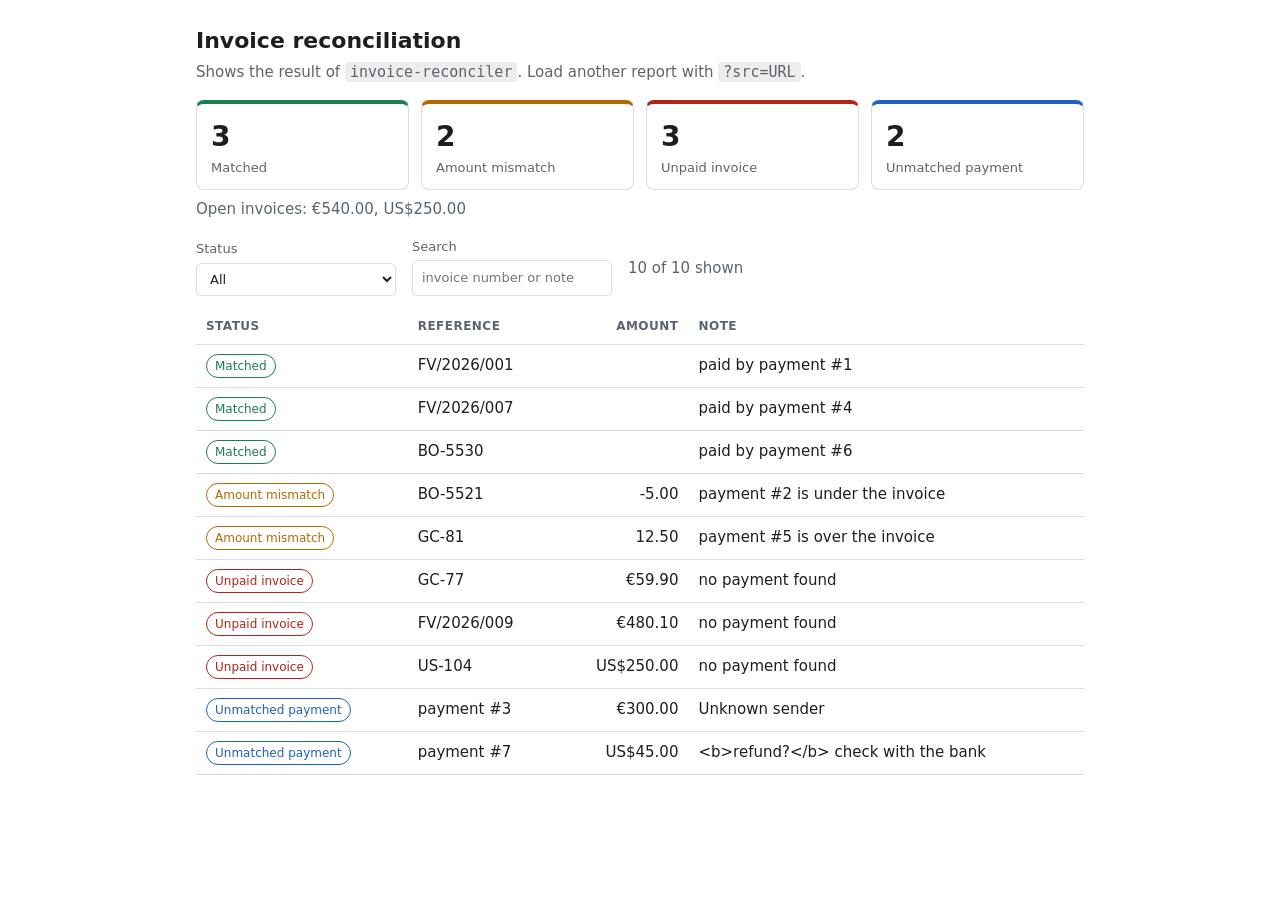
<file: demo/index.html>
<!doctype html>
<html lang="en">
<head>
  <meta charset="utf-8">
  <meta name="viewport" content="width=device-width, initial-scale=1">
  <title>Reconciliation dashboard</title>
  <link rel="icon" href="data:,">
  <link rel="stylesheet" href="styles.css">
</head>
<body>
  <main>
    <h1>Invoice reconciliation</h1>
    <p class="sub">Shows the result of <code>invoice-reconciler</code>. Load another report with <code>?src=URL</code>.</p>
    <p id="error" class="error" role="alert" hidden></p>
    <section id="summary" class="cards" aria-label="Summary"></section>
    <p id="open-money" class="open"></p>
    <section class="controls">
      <label>Status
        <select id="status">
          <option value="all">All</option>
          <option value="matched">Matched</option>
          <option value="amount_mismatch">Amount mismatch</option>
          <option value="unpaid_invoices">Unpaid invoice</option>
          <option value="unmatched_payments">Unmatched payment</option>
        </select>
      </label>
      <label>Search
        <input id="search" type="search" placeholder="invoice number or note">
      </label>
      <span id="count-shown" class="shown"></span>
    </section>
    <table>
      <thead><tr><th>Status</th><th>Reference</th><th class="num">Amount</th><th>Note</th></tr></thead>
      <tbody id="rows"></tbody>
    </table>
    <p id="empty" class="empty" hidden>Nothing matches these filters.</p>
  </main>
  <script type="module" src="src/app.js"></script>
</body>
</html>
</file>
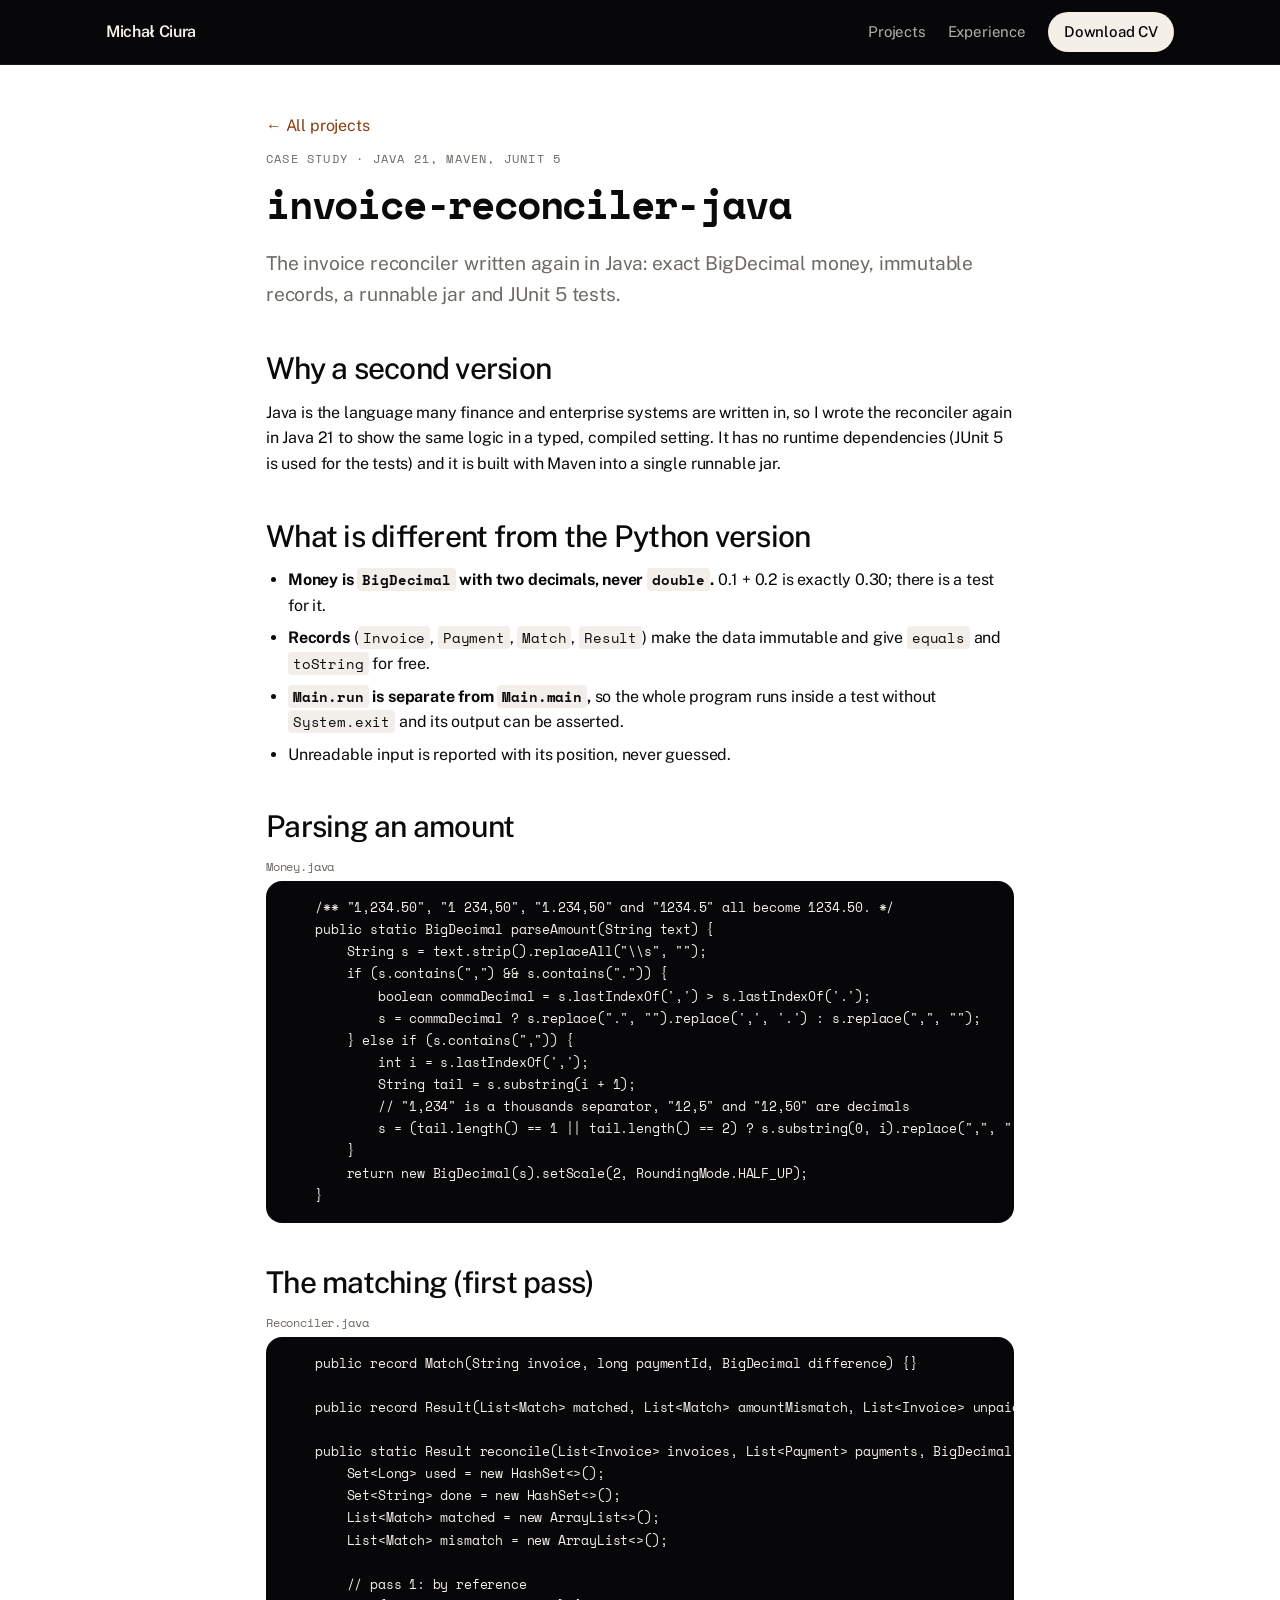
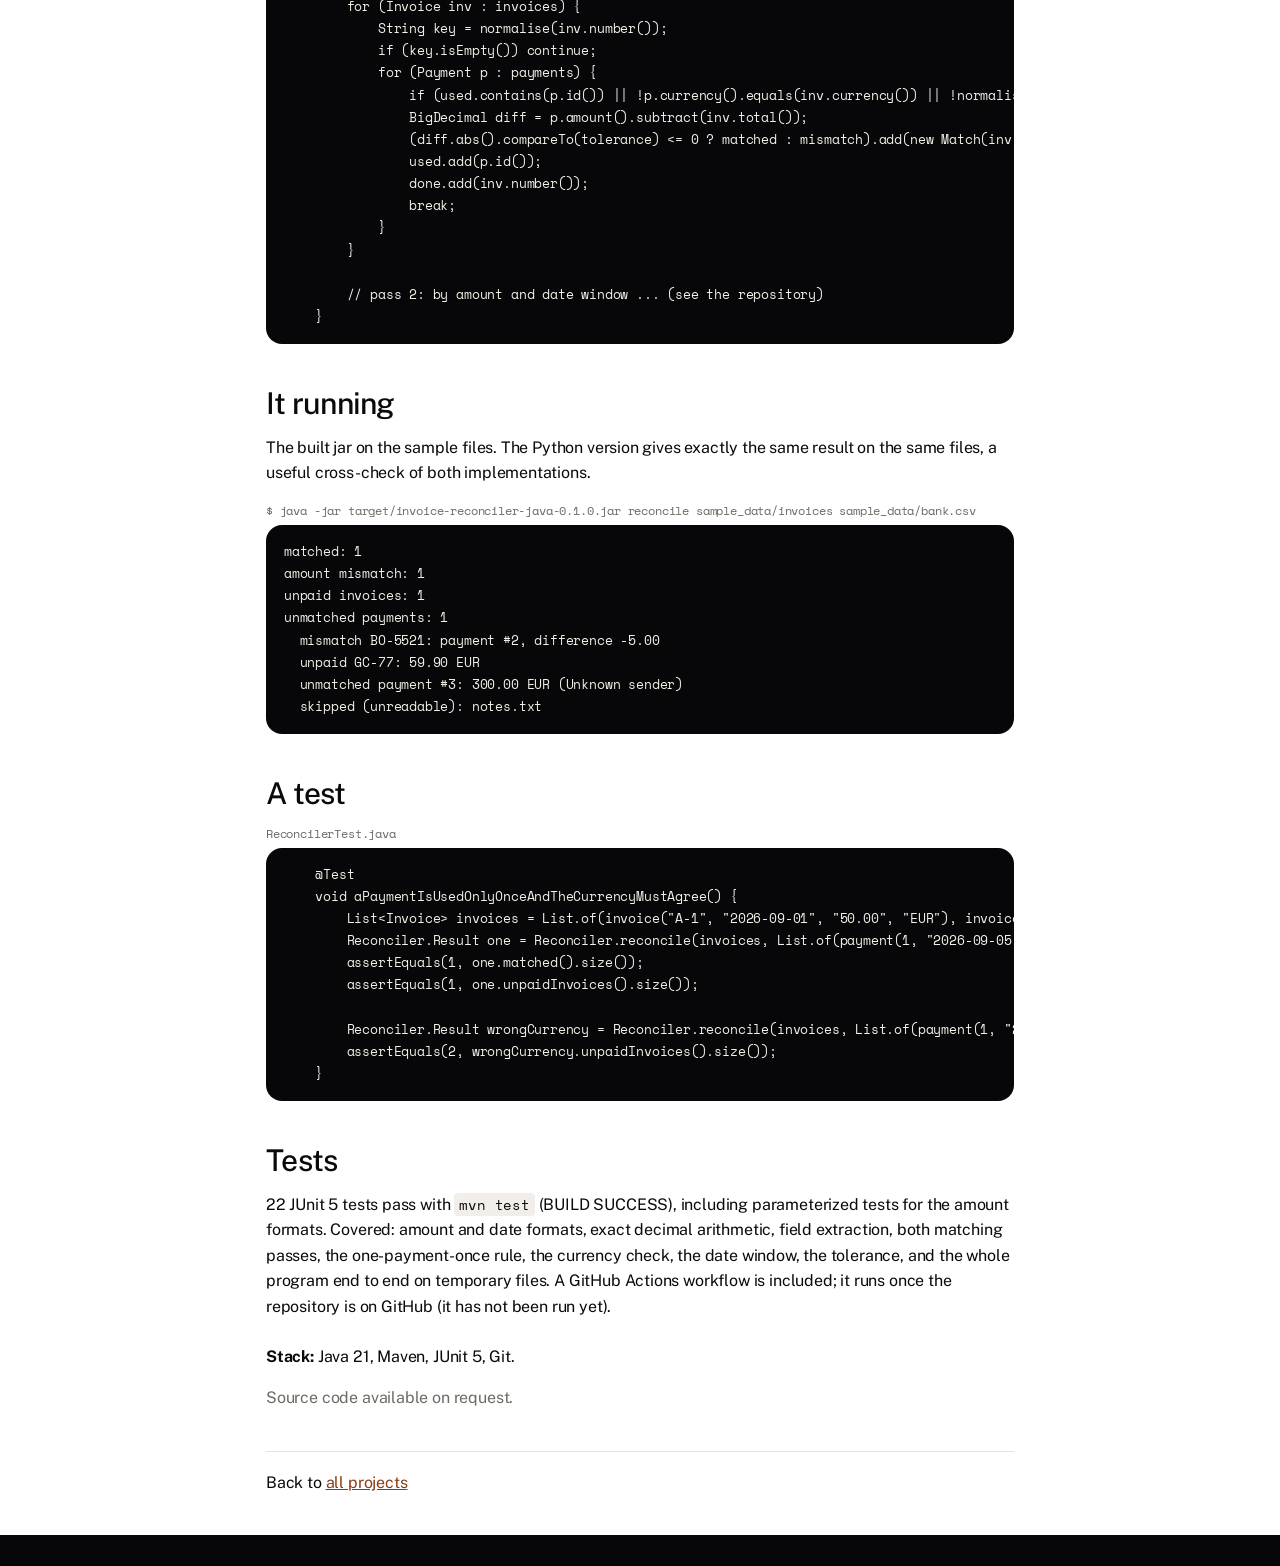
<file: projects/invoice-reconciler-java.html>
<!doctype html>
<html lang="en">
<head>
  <meta charset="utf-8">
  <meta name="viewport" content="width=device-width, initial-scale=1">
  <title>invoice-reconciler-java - Michał Ciura</title>
  <link rel="icon" href="data:,">
  <link rel="stylesheet" href="../styles.css">
</head>
<body>
  <header class="top"><div class="wrap"><a class="name" href="../index.html">Michał Ciura</a>
    <nav aria-label="Sections"><a href="../index.html#projects">Projects</a><a class="hide" href="../index.html#experience">Experience</a><a class="cv" href="../assets/Michal_Ciura_CV.pdf">Download CV</a></nav></div></header>
  <main class="wrap article">
    <p class="crumb"><a href="../index.html#projects">&larr; All projects</a></p>
    <p class="kicker">Case study · Java 21, Maven, JUnit 5</p>
    <h1>invoice-reconciler-java</h1>
    <p class="lead">The invoice reconciler written again in Java: exact BigDecimal money, immutable records, a runnable jar and JUnit 5 tests.</p>
    
    <h2>Why a second version</h2>
    <p>Java is the language many finance and enterprise systems are written in, so I wrote the reconciler again in Java 21 to show the same logic in a typed, compiled setting.
    It has no runtime dependencies (JUnit 5 is used for the tests) and it is built with Maven into a single runnable jar.</p>

    <h2>What is different from the Python version</h2>
    <ul>
      <li><strong>Money is <code>BigDecimal</code> with two decimals, never <code>double</code>.</strong> 0.1 + 0.2 is exactly 0.30; there is a test for it.</li>
      <li><strong>Records</strong> (<code>Invoice</code>, <code>Payment</code>, <code>Match</code>, <code>Result</code>) make the data immutable and give <code>equals</code> and <code>toString</code> for free.</li>
      <li><strong><code>Main.run</code> is separate from <code>Main.main</code>,</strong> so the whole program runs inside a test without <code>System.exit</code> and its output can be asserted.</li>
      <li>Unreadable input is reported with its position, never guessed.</li>
    </ul>

    <h2>Parsing an amount</h2>
    <figure><figcaption>Money.java</figcaption><pre><code>    /** "1,234.50", "1 234,50", "1.234,50" and "1234.5" all become 1234.50. */
    public static BigDecimal parseAmount(String text) {
        String s = text.strip().replaceAll("\\s", "");
        if (s.contains(",") &amp;&amp; s.contains(".")) {
            boolean commaDecimal = s.lastIndexOf(',') &gt; s.lastIndexOf('.');
            s = commaDecimal ? s.replace(".", "").replace(',', '.') : s.replace(",", "");
        } else if (s.contains(",")) {
            int i = s.lastIndexOf(',');
            String tail = s.substring(i + 1);
            // "1,234" is a thousands separator, "12,5" and "12,50" are decimals
            s = (tail.length() == 1 || tail.length() == 2) ? s.substring(0, i).replace(",", "") + "." + tail : s.replace(",", "");
        }
        return new BigDecimal(s).setScale(2, RoundingMode.HALF_UP);
    }</code></pre></figure>

    <h2>The matching (first pass)</h2>
    <figure><figcaption>Reconciler.java</figcaption><pre><code>    public record Match(String invoice, long paymentId, BigDecimal difference) {}

    public record Result(List&lt;Match&gt; matched, List&lt;Match&gt; amountMismatch, List&lt;Invoice&gt; unpaidInvoices, List&lt;Payment&gt; unmatchedPayments) {}

    public static Result reconcile(List&lt;Invoice&gt; invoices, List&lt;Payment&gt; payments, BigDecimal tolerance, int maxDays) {
        Set&lt;Long&gt; used = new HashSet&lt;&gt;();
        Set&lt;String&gt; done = new HashSet&lt;&gt;();
        List&lt;Match&gt; matched = new ArrayList&lt;&gt;();
        List&lt;Match&gt; mismatch = new ArrayList&lt;&gt;();

        // pass 1: by reference
        for (Invoice inv : invoices) {
            String key = normalise(inv.number());
            if (key.isEmpty()) continue;
            for (Payment p : payments) {
                if (used.contains(p.id()) || !p.currency().equals(inv.currency()) || !normalise(p.description()).contains(key)) continue;
                BigDecimal diff = p.amount().subtract(inv.total());
                (diff.abs().compareTo(tolerance) &lt;= 0 ? matched : mismatch).add(new Match(inv.number(), p.id(), diff));
                used.add(p.id());
                done.add(inv.number());
                break;
            }
        }

        // pass 2: by amount and date window ... (see the repository)
    }</code></pre></figure>

    <h2>It running</h2>
    <p>The built jar on the sample files. The Python version gives exactly the same result on the same files, a useful cross-check of both implementations.</p>
    <figure><figcaption>$ java -jar target/invoice-reconciler-java-0.1.0.jar reconcile sample_data/invoices sample_data/bank.csv</figcaption><pre><code>matched: 1
amount mismatch: 1
unpaid invoices: 1
unmatched payments: 1
  mismatch BO-5521: payment #2, difference -5.00
  unpaid GC-77: 59.90 EUR
  unmatched payment #3: 300.00 EUR (Unknown sender)
  skipped (unreadable): notes.txt</code></pre></figure>

    <h2>A test</h2>
    <figure><figcaption>ReconcilerTest.java</figcaption><pre><code>    @Test
    void aPaymentIsUsedOnlyOnceAndTheCurrencyMustAgree() {
        List&lt;Invoice&gt; invoices = List.of(invoice("A-1", "2026-09-01", "50.00", "EUR"), invoice("A-2", "2026-09-01", "50.00", "EUR"));
        Reconciler.Result one = Reconciler.reconcile(invoices, List.of(payment(1, "2026-09-05", "50.00", "EUR", "one payment only")), TOLERANCE, 60);
        assertEquals(1, one.matched().size());
        assertEquals(1, one.unpaidInvoices().size());

        Reconciler.Result wrongCurrency = Reconciler.reconcile(invoices, List.of(payment(1, "2026-09-05", "50.00", "USD", "wrong currency")), TOLERANCE, 60);
        assertEquals(2, wrongCurrency.unpaidInvoices().size());
    }</code></pre></figure>

    <h2>Tests</h2>
    <p>22 JUnit 5 tests pass with <code>mvn test</code> (BUILD SUCCESS), including parameterized tests for the amount formats. Covered: amount and date formats, exact decimal arithmetic, field extraction,
    both matching passes, the one-payment-once rule, the currency check, the date window, the tolerance, and the whole program end to end on temporary files.
    A GitHub Actions workflow is included; it runs once the repository is on GitHub (it has not been run yet).</p>
    <p class="stack"><strong>Stack:</strong> Java 21, Maven, JUnit 5, Git.</p>
    <p class="muted">Source code available on request.</p>

    <p class="next">Back to <a href="../index.html#projects">all projects</a></p>
  </main>
  <footer class="foot"><div class="wrap"><p>Michał Ciura · Częstochowa, Poland · This page was built with AI coding assistance.</p></div></footer>
</body>
</html>
</file>
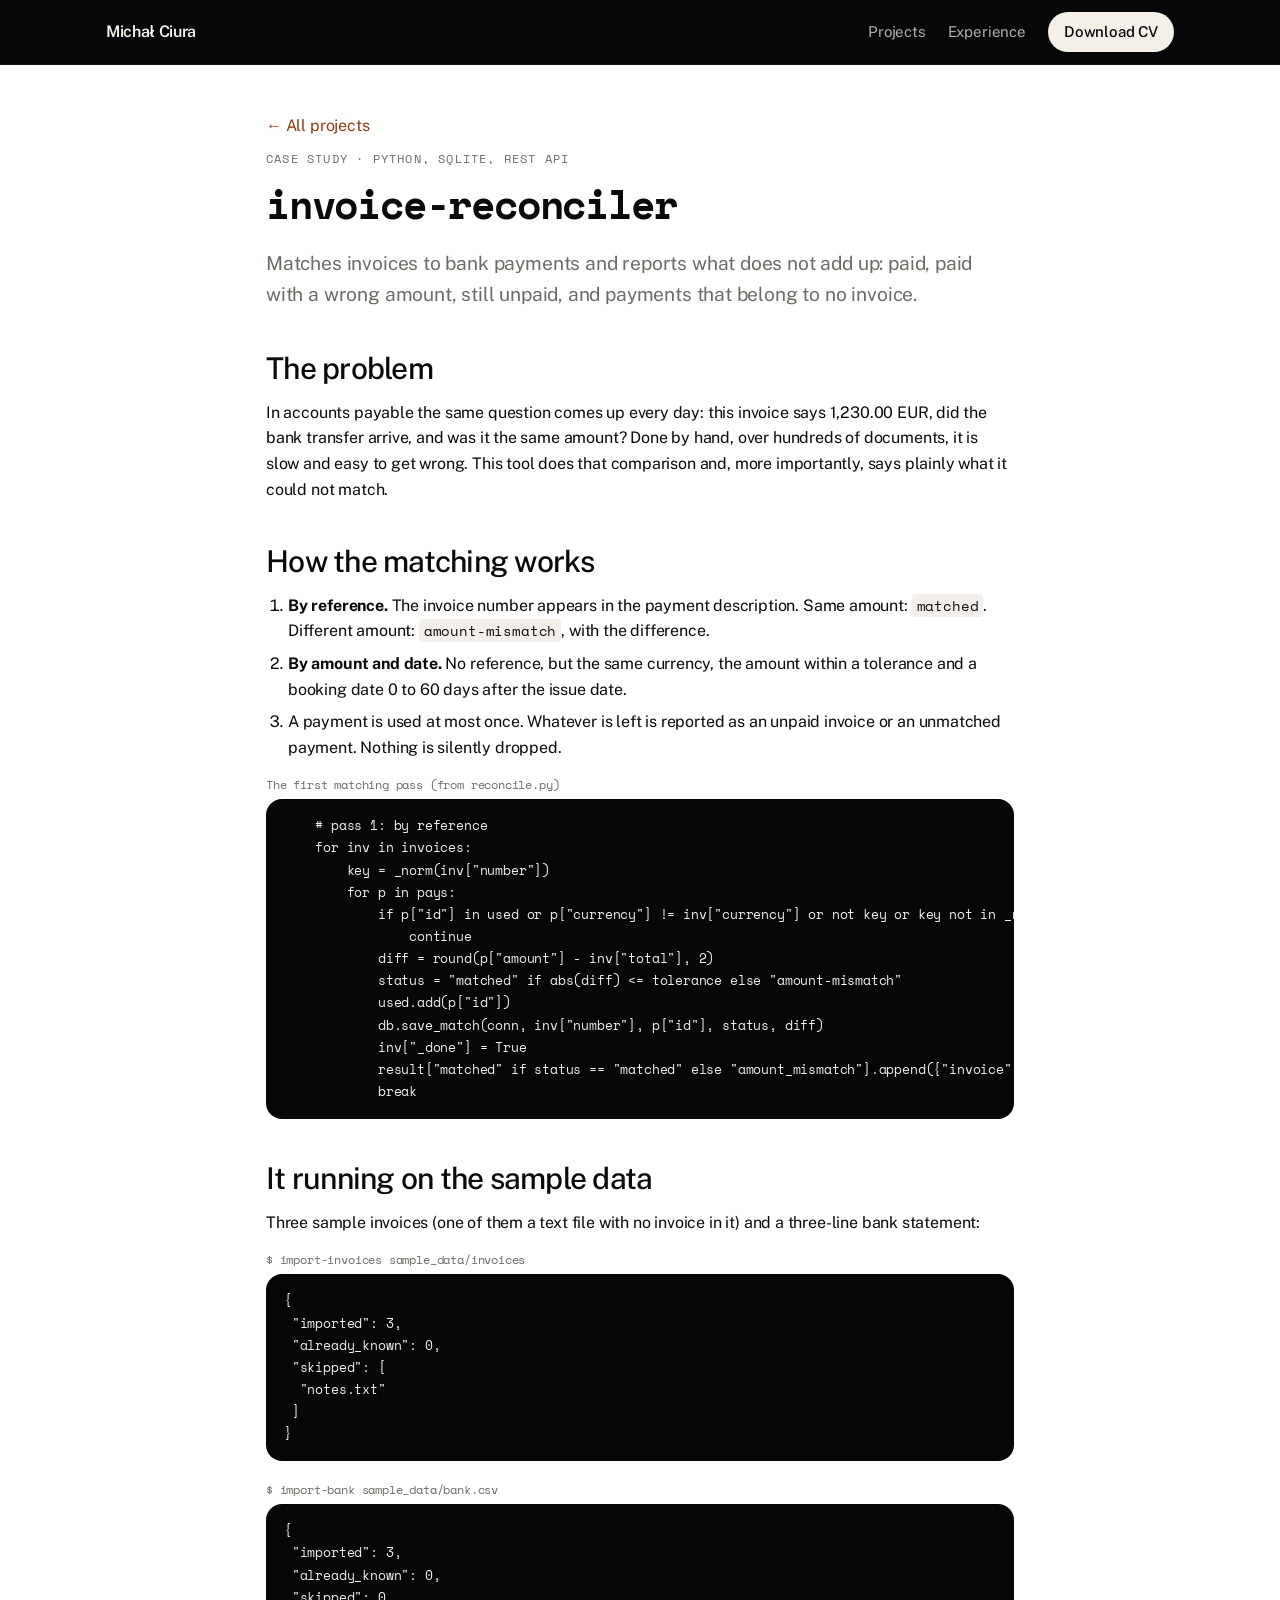
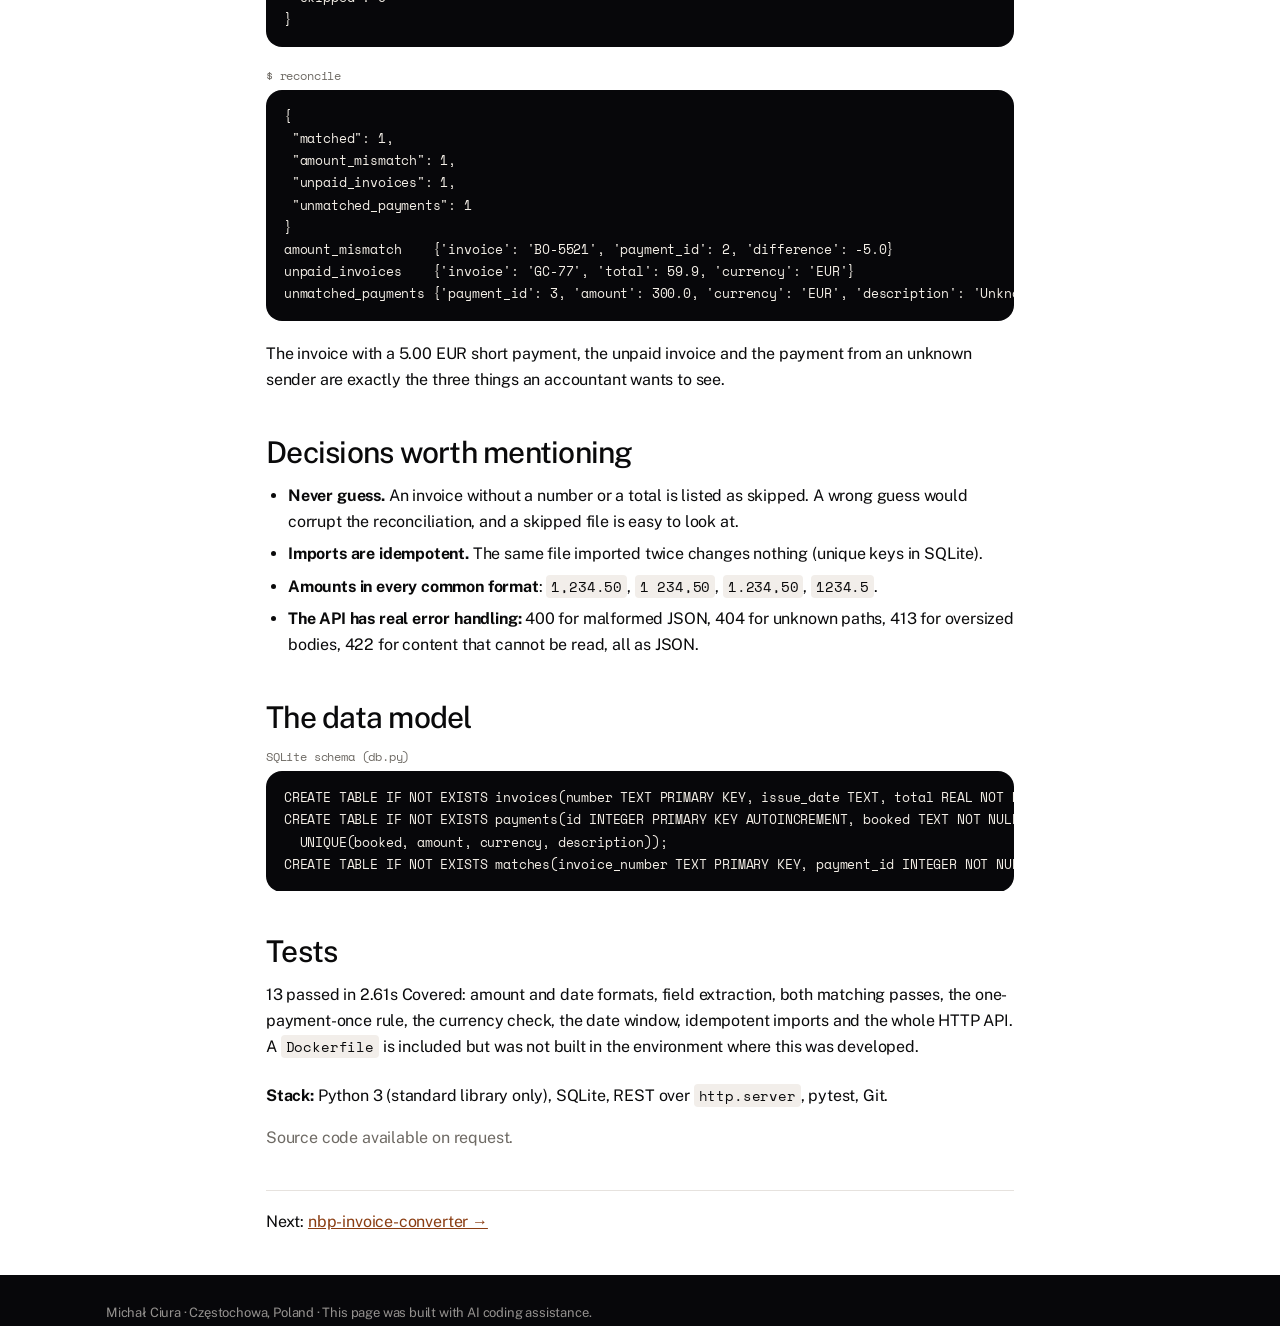
<file: projects/invoice-reconciler.html>
<!doctype html>
<html lang="en">
<head>
  <meta charset="utf-8">
  <meta name="viewport" content="width=device-width, initial-scale=1">
  <title>invoice-reconciler - Michał Ciura</title>
  <link rel="icon" href="data:,">
  <link rel="stylesheet" href="../styles.css">
</head>
<body>
  <header class="top"><div class="wrap"><a class="name" href="../index.html">Michał Ciura</a>
    <nav aria-label="Sections"><a href="../index.html#projects">Projects</a><a class="hide" href="../index.html#experience">Experience</a><a class="cv" href="../assets/Michal_Ciura_CV.pdf">Download CV</a></nav></div></header>
  <main class="wrap article">
    <p class="crumb"><a href="../index.html#projects">&larr; All projects</a></p>
    <p class="kicker">Case study · Python, SQLite, REST API</p>
    <h1>invoice-reconciler</h1>
    <p class="lead">Matches invoices to bank payments and reports what does not add up: paid, paid with a wrong amount, still unpaid, and payments that belong to no invoice.</p>
    
    <h2>The problem</h2>
    <p>In accounts payable the same question comes up every day: this invoice says 1,230.00 EUR, did the bank transfer arrive, and was it the same amount? Done by hand, over hundreds of documents,
    it is slow and easy to get wrong. This tool does that comparison and, more importantly, says plainly what it could not match.</p>

    <h2>How the matching works</h2>
    <ol>
      <li><strong>By reference.</strong> The invoice number appears in the payment description. Same amount: <code>matched</code>. Different amount: <code>amount-mismatch</code>, with the difference.</li>
      <li><strong>By amount and date.</strong> No reference, but the same currency, the amount within a tolerance and a booking date 0 to 60 days after the issue date.</li>
      <li>A payment is used at most once. Whatever is left is reported as an unpaid invoice or an unmatched payment. Nothing is silently dropped.</li>
    </ol>
    <figure><figcaption>The first matching pass (from reconcile.py)</figcaption><pre><code>    # pass 1: by reference
    for inv in invoices:
        key = _norm(inv["number"])
        for p in pays:
            if p["id"] in used or p["currency"] != inv["currency"] or not key or key not in _norm(p["description"]):
                continue
            diff = round(p["amount"] - inv["total"], 2)
            status = "matched" if abs(diff) &lt;= tolerance else "amount-mismatch"
            used.add(p["id"])
            db.save_match(conn, inv["number"], p["id"], status, diff)
            inv["_done"] = True
            result["matched" if status == "matched" else "amount_mismatch"].append({"invoice": inv["number"], "payment_id": p["id"], "difference": diff})
            break</code></pre></figure>

    <h2>It running on the sample data</h2>
    <p>Three sample invoices (one of them a text file with no invoice in it) and a three-line bank statement:</p>
    <figure><figcaption>$ import-invoices sample_data/invoices</figcaption><pre><code>{
 "imported": 3,
 "already_known": 0,
 "skipped": [
  "notes.txt"
 ]
}</code></pre></figure>
    <figure><figcaption>$ import-bank sample_data/bank.csv</figcaption><pre><code>{
 "imported": 3,
 "already_known": 0,
 "skipped": 0
}</code></pre></figure>
    <figure><figcaption>$ reconcile</figcaption><pre><code>{
 "matched": 1,
 "amount_mismatch": 1,
 "unpaid_invoices": 1,
 "unmatched_payments": 1
}
amount_mismatch    {'invoice': 'BO-5521', 'payment_id': 2, 'difference': -5.0}
unpaid_invoices    {'invoice': 'GC-77', 'total': 59.9, 'currency': 'EUR'}
unmatched_payments {'payment_id': 3, 'amount': 300.0, 'currency': 'EUR', 'description': 'Unknown sender'}</code></pre></figure>
    <p>The invoice with a 5.00 EUR short payment, the unpaid invoice and the payment from an unknown sender are exactly the three things an accountant wants to see.</p>

    <h2>Decisions worth mentioning</h2>
    <ul>
      <li><strong>Never guess.</strong> An invoice without a number or a total is listed as skipped. A wrong guess would corrupt the reconciliation, and a skipped file is easy to look at.</li>
      <li><strong>Imports are idempotent.</strong> The same file imported twice changes nothing (unique keys in SQLite).</li>
      <li><strong>Amounts in every common format</strong>: <code>1,234.50</code>, <code>1 234,50</code>, <code>1.234,50</code>, <code>1234.5</code>.</li>
      <li><strong>The API has real error handling:</strong> 400 for malformed JSON, 404 for unknown paths, 413 for oversized bodies, 422 for content that cannot be read, all as JSON.</li>
    </ul>

    <h2>The data model</h2>
    <figure><figcaption>SQLite schema (db.py)</figcaption><pre><code>CREATE TABLE IF NOT EXISTS invoices(number TEXT PRIMARY KEY, issue_date TEXT, total REAL NOT NULL, currency TEXT NOT NULL, vendor TEXT, source TEXT);
CREATE TABLE IF NOT EXISTS payments(id INTEGER PRIMARY KEY AUTOINCREMENT, booked TEXT NOT NULL, amount REAL NOT NULL, currency TEXT NOT NULL, description TEXT,
  UNIQUE(booked, amount, currency, description));
CREATE TABLE IF NOT EXISTS matches(invoice_number TEXT PRIMARY KEY, payment_id INTEGER NOT NULL, status TEXT NOT NULL, difference REAL NOT NULL DEFAULT 0);</code></pre></figure>

    <h2>Tests</h2>
    <p>13 passed in 2.61s Covered: amount and date formats, field extraction, both matching passes, the one-payment-once rule, the currency check, the date window, idempotent imports and the whole HTTP API.
    A <code>Dockerfile</code> is included but was not built in the environment where this was developed.</p>
    <p class="stack"><strong>Stack:</strong> Python 3 (standard library only), SQLite, REST over <code>http.server</code>, pytest, Git.</p>
    <p class="muted">Source code available on request.</p>

    <p class="next">Next: <a href="nbp-invoice-converter.html">nbp-invoice-converter &rarr;</a></p>
  </main>
  <footer class="foot"><div class="wrap"><p>Michał Ciura · Częstochowa, Poland · This page was built with AI coding assistance.</p></div></footer>
</body>
</html>
</file>
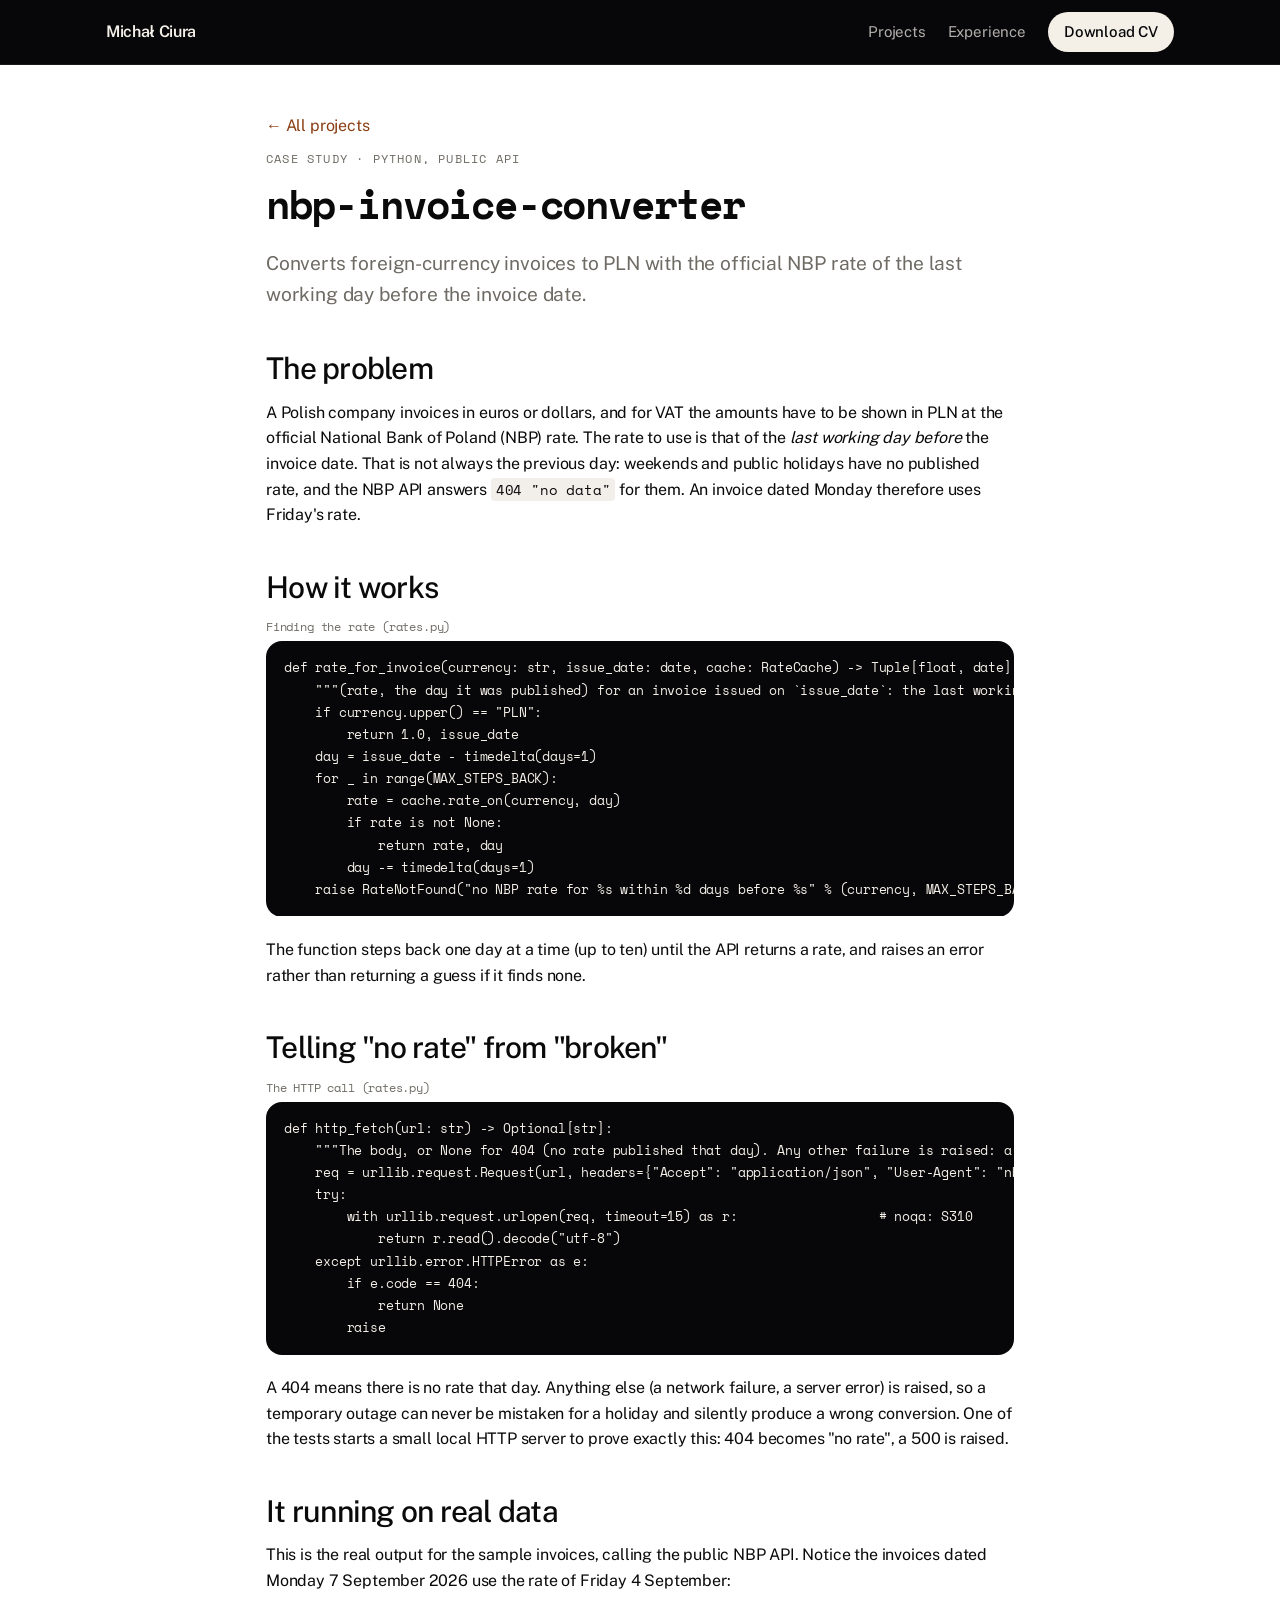
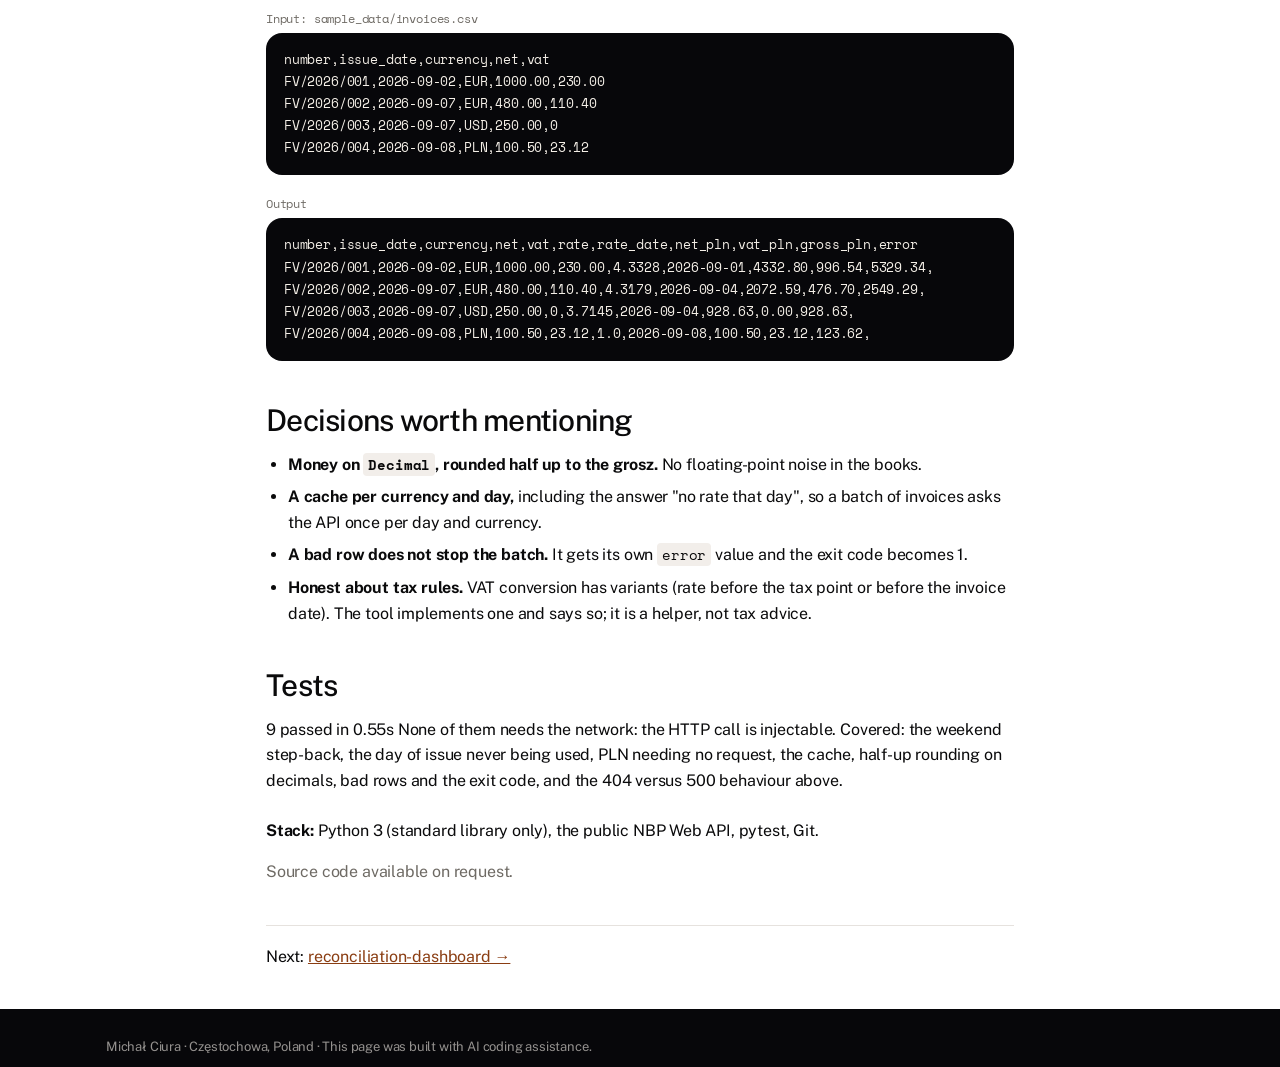
<file: projects/nbp-invoice-converter.html>
<!doctype html>
<html lang="en">
<head>
  <meta charset="utf-8">
  <meta name="viewport" content="width=device-width, initial-scale=1">
  <title>nbp-invoice-converter - Michał Ciura</title>
  <link rel="icon" href="data:,">
  <link rel="stylesheet" href="../styles.css">
</head>
<body>
  <header class="top"><div class="wrap"><a class="name" href="../index.html">Michał Ciura</a>
    <nav aria-label="Sections"><a href="../index.html#projects">Projects</a><a class="hide" href="../index.html#experience">Experience</a><a class="cv" href="../assets/Michal_Ciura_CV.pdf">Download CV</a></nav></div></header>
  <main class="wrap article">
    <p class="crumb"><a href="../index.html#projects">&larr; All projects</a></p>
    <p class="kicker">Case study · Python, public API</p>
    <h1>nbp-invoice-converter</h1>
    <p class="lead">Converts foreign-currency invoices to PLN with the official NBP rate of the last working day before the invoice date.</p>
    
    <h2>The problem</h2>
    <p>A Polish company invoices in euros or dollars, and for VAT the amounts have to be shown in PLN at the official National Bank of Poland (NBP) rate. The rate to use is that of the <em>last working day
    before</em> the invoice date. That is not always the previous day: weekends and public holidays have no published rate, and the NBP API answers <code>404 "no data"</code> for them.
    An invoice dated Monday therefore uses Friday's rate.</p>

    <h2>How it works</h2>
    <figure><figcaption>Finding the rate (rates.py)</figcaption><pre><code>def rate_for_invoice(currency: str, issue_date: date, cache: RateCache) -&gt; Tuple[float, date]:
    """(rate, the day it was published) for an invoice issued on `issue_date`: the last working day before it."""
    if currency.upper() == "PLN":
        return 1.0, issue_date
    day = issue_date - timedelta(days=1)
    for _ in range(MAX_STEPS_BACK):
        rate = cache.rate_on(currency, day)
        if rate is not None:
            return rate, day
        day -= timedelta(days=1)
    raise RateNotFound("no NBP rate for %s within %d days before %s" % (currency, MAX_STEPS_BACK, issue_date))</code></pre></figure>
    <p>The function steps back one day at a time (up to ten) until the API returns a rate, and raises an error rather than returning a guess if it finds none.</p>

    <h2>Telling "no rate" from "broken"</h2>
    <figure><figcaption>The HTTP call (rates.py)</figcaption><pre><code>def http_fetch(url: str) -&gt; Optional[str]:
    """The body, or None for 404 (no rate published that day). Any other failure is raised: a network error must never look like 'no rate'."""
    req = urllib.request.Request(url, headers={"Accept": "application/json", "User-Agent": "nbp-invoice-converter/0.1"})
    try:
        with urllib.request.urlopen(req, timeout=15) as r:                  # noqa: S310
            return r.read().decode("utf-8")
    except urllib.error.HTTPError as e:
        if e.code == 404:
            return None
        raise</code></pre></figure>
    <p>A 404 means there is no rate that day. Anything else (a network failure, a server error) is raised, so a temporary outage can never be mistaken for a holiday and silently produce a wrong conversion.
    One of the tests starts a small local HTTP server to prove exactly this: 404 becomes "no rate", a 500 is raised.</p>

    <h2>It running on real data</h2>
    <p>This is the real output for the sample invoices, calling the public NBP API. Notice the invoices dated Monday 7 September 2026 use the rate of Friday 4 September:</p>
    <figure><figcaption>Input: sample_data/invoices.csv</figcaption><pre><code>number,issue_date,currency,net,vat
FV/2026/001,2026-09-02,EUR,1000.00,230.00
FV/2026/002,2026-09-07,EUR,480.00,110.40
FV/2026/003,2026-09-07,USD,250.00,0
FV/2026/004,2026-09-08,PLN,100.50,23.12</code></pre></figure>
    <figure><figcaption>Output</figcaption><pre><code>number,issue_date,currency,net,vat,rate,rate_date,net_pln,vat_pln,gross_pln,error
FV/2026/001,2026-09-02,EUR,1000.00,230.00,4.3328,2026-09-01,4332.80,996.54,5329.34,
FV/2026/002,2026-09-07,EUR,480.00,110.40,4.3179,2026-09-04,2072.59,476.70,2549.29,
FV/2026/003,2026-09-07,USD,250.00,0,3.7145,2026-09-04,928.63,0.00,928.63,
FV/2026/004,2026-09-08,PLN,100.50,23.12,1.0,2026-09-08,100.50,23.12,123.62,</code></pre></figure>

    <h2>Decisions worth mentioning</h2>
    <ul>
      <li><strong>Money on <code>Decimal</code>, rounded half up to the grosz.</strong> No floating-point noise in the books.</li>
      <li><strong>A cache per currency and day,</strong> including the answer "no rate that day", so a batch of invoices asks the API once per day and currency.</li>
      <li><strong>A bad row does not stop the batch.</strong> It gets its own <code>error</code> value and the exit code becomes 1.</li>
      <li><strong>Honest about tax rules.</strong> VAT conversion has variants (rate before the tax point or before the invoice date). The tool implements one and says so; it is a helper, not tax advice.</li>
    </ul>

    <h2>Tests</h2>
    <p>9 passed in 0.55s None of them needs the network: the HTTP call is injectable. Covered: the weekend step-back, the day of issue never being used, PLN needing no request, the cache, half-up rounding on decimals,
    bad rows and the exit code, and the 404 versus 500 behaviour above.</p>
    <p class="stack"><strong>Stack:</strong> Python 3 (standard library only), the public NBP Web API, pytest, Git.</p>
    <p class="muted">Source code available on request.</p>

    <p class="next">Next: <a href="reconciliation-dashboard.html">reconciliation-dashboard &rarr;</a></p>
  </main>
  <footer class="foot"><div class="wrap"><p>Michał Ciura · Częstochowa, Poland · This page was built with AI coding assistance.</p></div></footer>
</body>
</html>
</file>
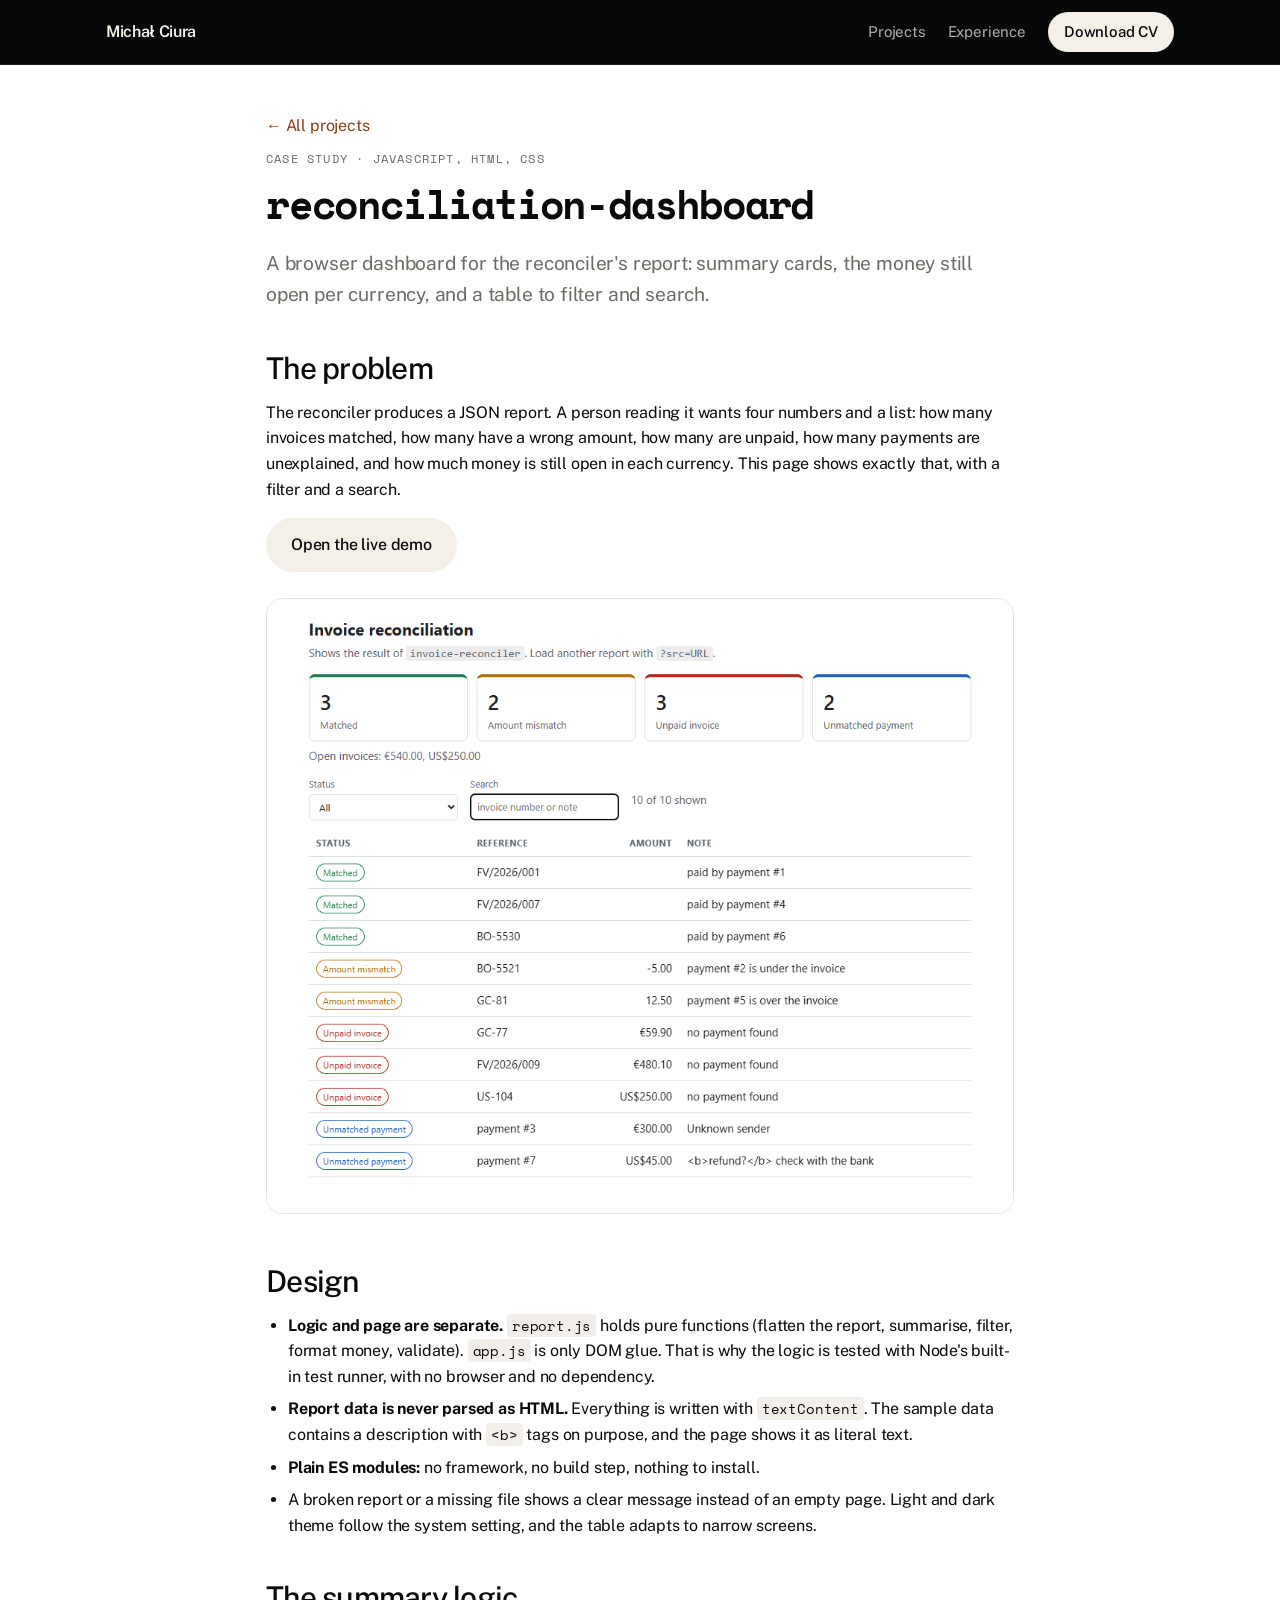
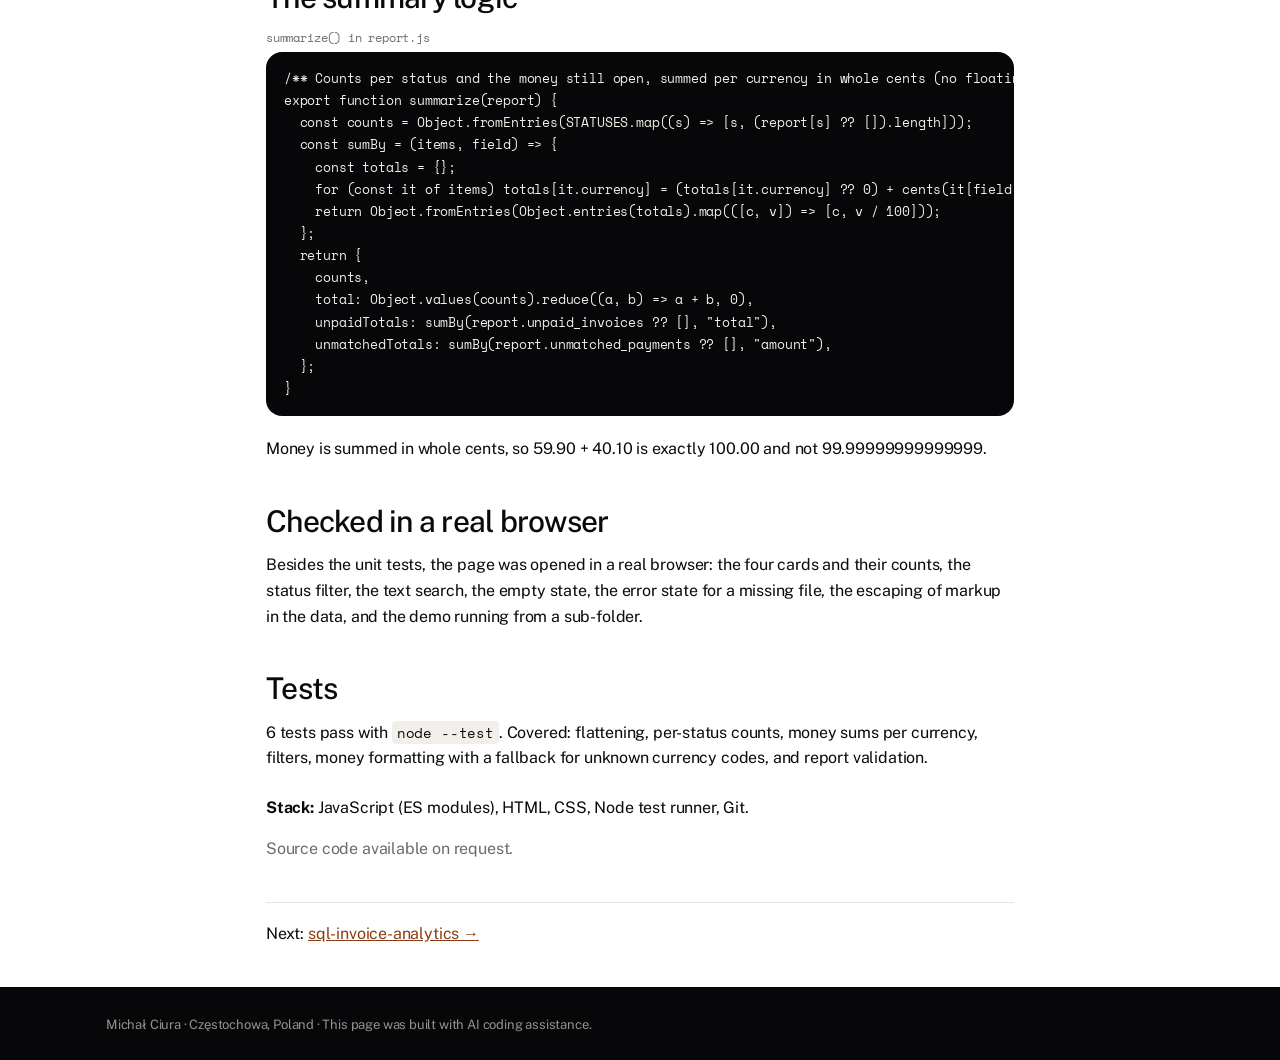
<file: projects/reconciliation-dashboard.html>
<!doctype html>
<html lang="en">
<head>
  <meta charset="utf-8">
  <meta name="viewport" content="width=device-width, initial-scale=1">
  <title>reconciliation-dashboard - Michał Ciura</title>
  <link rel="icon" href="data:,">
  <link rel="stylesheet" href="../styles.css">
</head>
<body>
  <header class="top"><div class="wrap"><a class="name" href="../index.html">Michał Ciura</a>
    <nav aria-label="Sections"><a href="../index.html#projects">Projects</a><a class="hide" href="../index.html#experience">Experience</a><a class="cv" href="../assets/Michal_Ciura_CV.pdf">Download CV</a></nav></div></header>
  <main class="wrap article">
    <p class="crumb"><a href="../index.html#projects">&larr; All projects</a></p>
    <p class="kicker">Case study · JavaScript, HTML, CSS</p>
    <h1>reconciliation-dashboard</h1>
    <p class="lead">A browser dashboard for the reconciler's report: summary cards, the money still open per currency, and a table to filter and search.</p>
    
    <h2>The problem</h2>
    <p>The reconciler produces a JSON report. A person reading it wants four numbers and a list: how many invoices matched, how many have a wrong amount, how many are unpaid, how many payments are unexplained,
    and how much money is still open in each currency. This page shows exactly that, with a filter and a search.</p>
    <p><a class="btn primary" href="../demo/index.html">Open the live demo</a></p>
    <a href="../demo/index.html"><img class="shot" src="../assets/dashboard.png" alt="The dashboard: four summary cards and a table of invoices and payments"></a>

    <h2>Design</h2>
    <ul>
      <li><strong>Logic and page are separate.</strong> <code>report.js</code> holds pure functions (flatten the report, summarise, filter, format money, validate). <code>app.js</code> is only DOM glue.
      That is why the logic is tested with Node's built-in test runner, with no browser and no dependency.</li>
      <li><strong>Report data is never parsed as HTML.</strong> Everything is written with <code>textContent</code>. The sample data contains a description with <code>&lt;b&gt;</code> tags on purpose,
      and the page shows it as literal text.</li>
      <li><strong>Plain ES modules:</strong> no framework, no build step, nothing to install.</li>
      <li>A broken report or a missing file shows a clear message instead of an empty page. Light and dark theme follow the system setting, and the table adapts to narrow screens.</li>
    </ul>

    <h2>The summary logic</h2>
    <figure><figcaption>summarize() in report.js</figcaption><pre><code>/** Counts per status and the money still open, summed per currency in whole cents (no floating-point drift). */
export function summarize(report) {
  const counts = Object.fromEntries(STATUSES.map((s) =&gt; [s, (report[s] ?? []).length]));
  const sumBy = (items, field) =&gt; {
    const totals = {};
    for (const it of items) totals[it.currency] = (totals[it.currency] ?? 0) + cents(it[field]);
    return Object.fromEntries(Object.entries(totals).map(([c, v]) =&gt; [c, v / 100]));
  };
  return {
    counts,
    total: Object.values(counts).reduce((a, b) =&gt; a + b, 0),
    unpaidTotals: sumBy(report.unpaid_invoices ?? [], "total"),
    unmatchedTotals: sumBy(report.unmatched_payments ?? [], "amount"),
  };
}</code></pre></figure>
    <p>Money is summed in whole cents, so 59.90 + 40.10 is exactly 100.00 and not 99.99999999999999.</p>

    <h2>Checked in a real browser</h2>
    <p>Besides the unit tests, the page was opened in a real browser: the four cards and their counts, the status filter, the text search, the empty state, the error state for a missing file, the escaping
    of markup in the data, and the demo running from a sub-folder.</p>

    <h2>Tests</h2>
    <p>6 tests pass with <code>node --test</code>. Covered: flattening, per-status counts, money sums per currency, filters, money formatting with a fallback for unknown currency codes, and report validation.</p>
    <p class="stack"><strong>Stack:</strong> JavaScript (ES modules), HTML, CSS, Node test runner, Git.</p>
    <p class="muted">Source code available on request.</p>

    <p class="next">Next: <a href="sql-invoice-analytics.html">sql-invoice-analytics &rarr;</a></p>
  </main>
  <footer class="foot"><div class="wrap"><p>Michał Ciura · Częstochowa, Poland · This page was built with AI coding assistance.</p></div></footer>
</body>
</html>
</file>
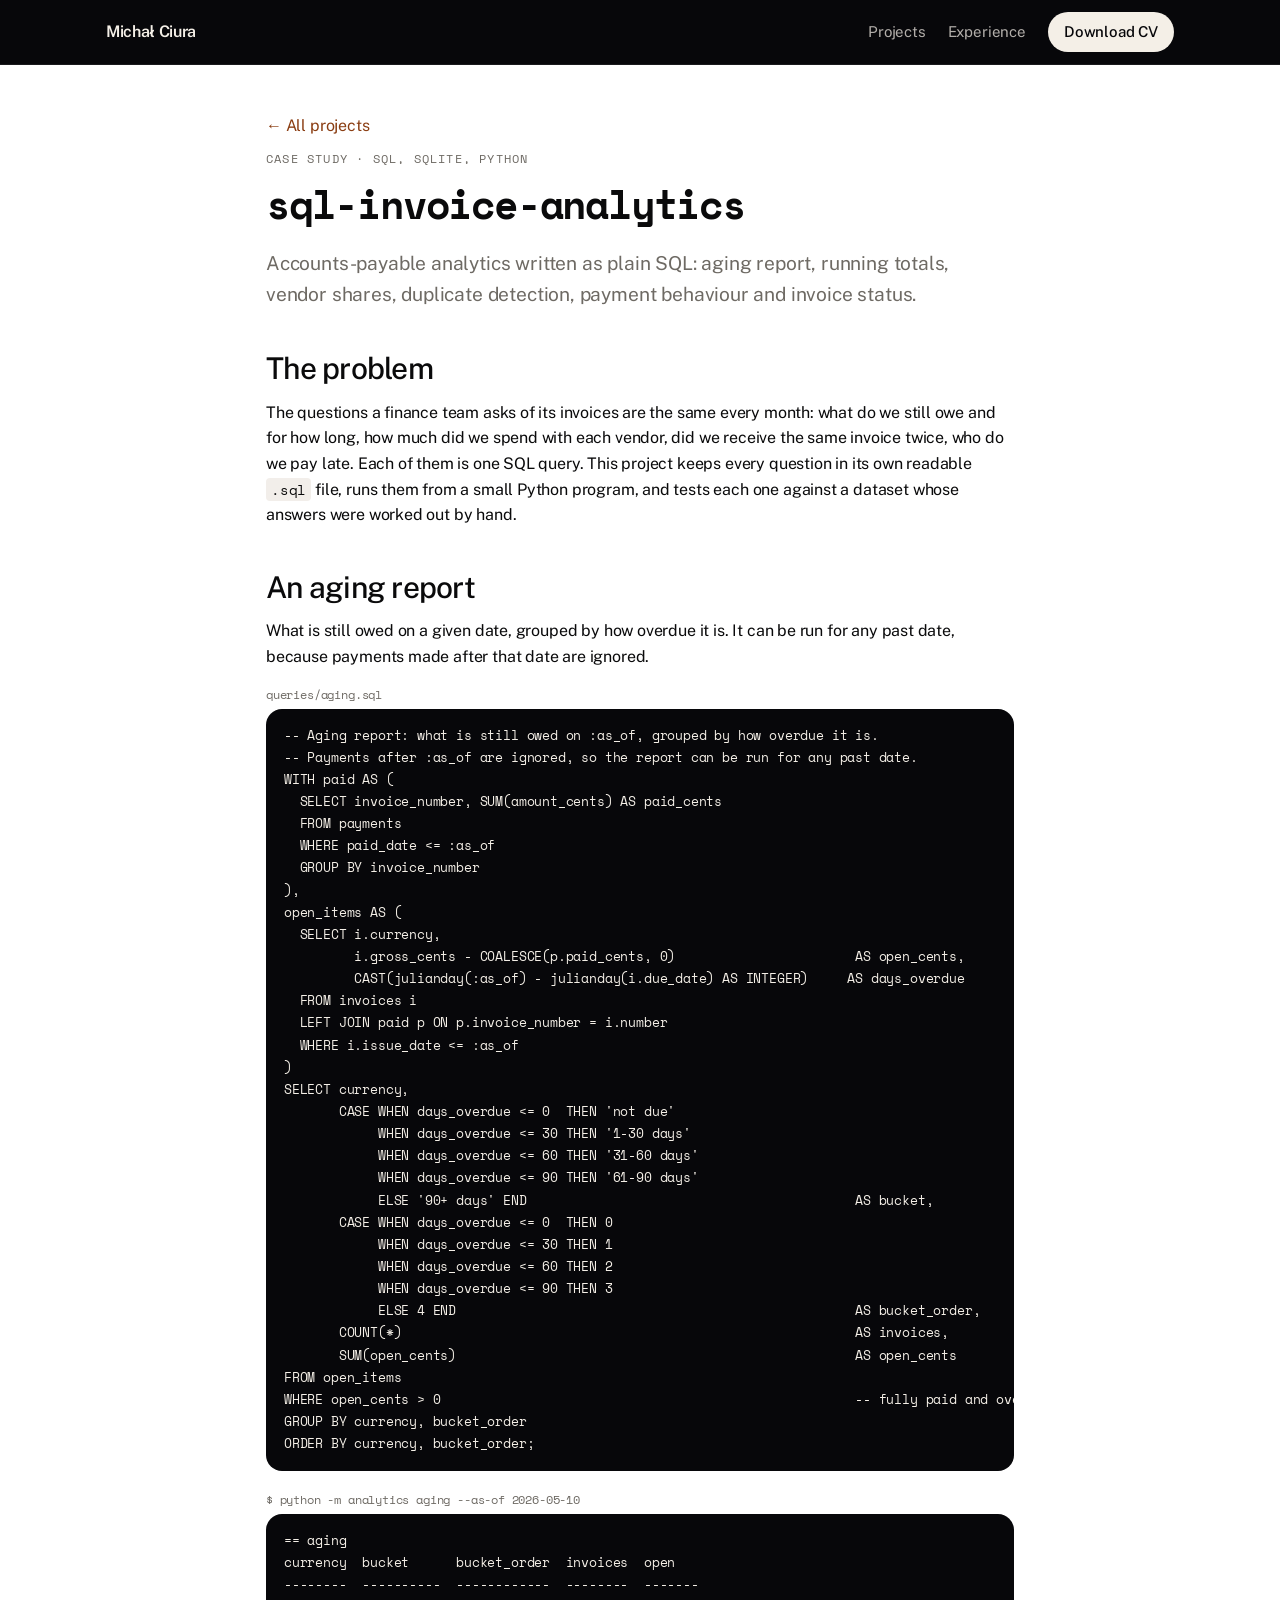
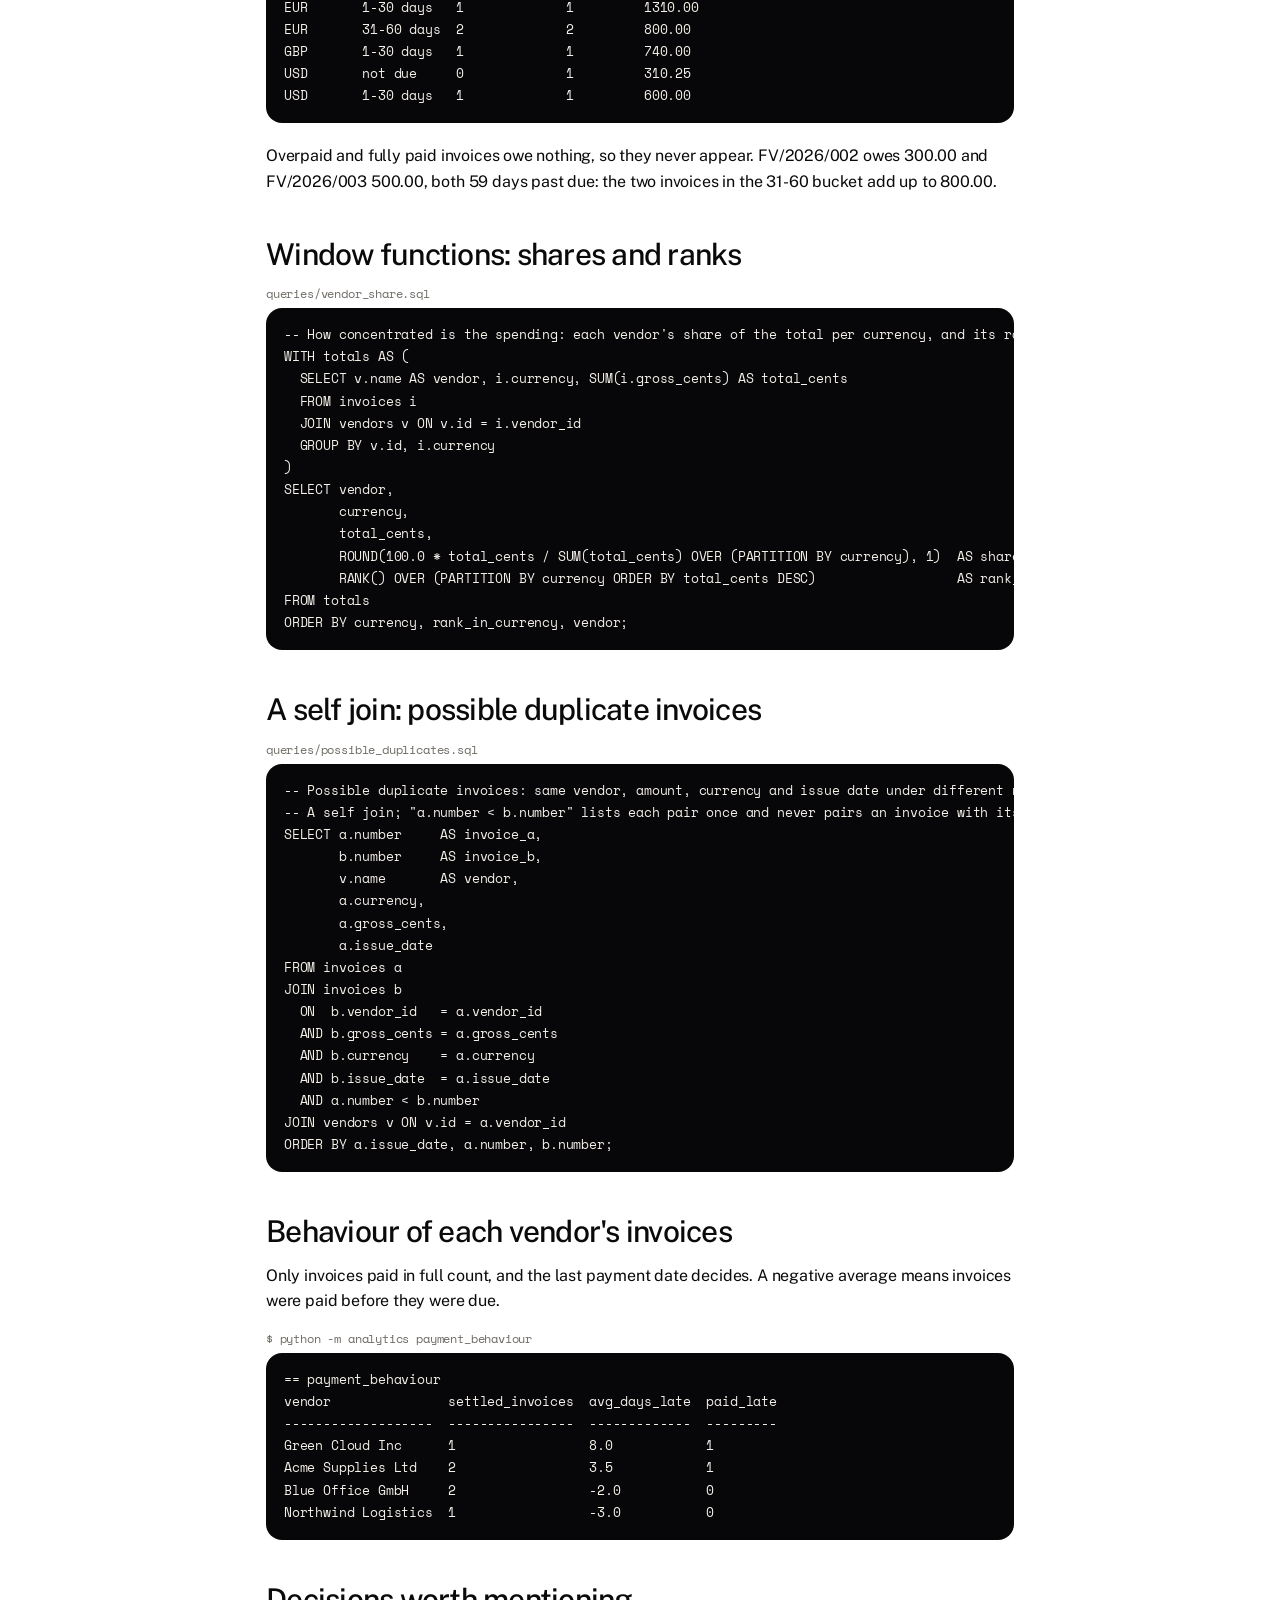
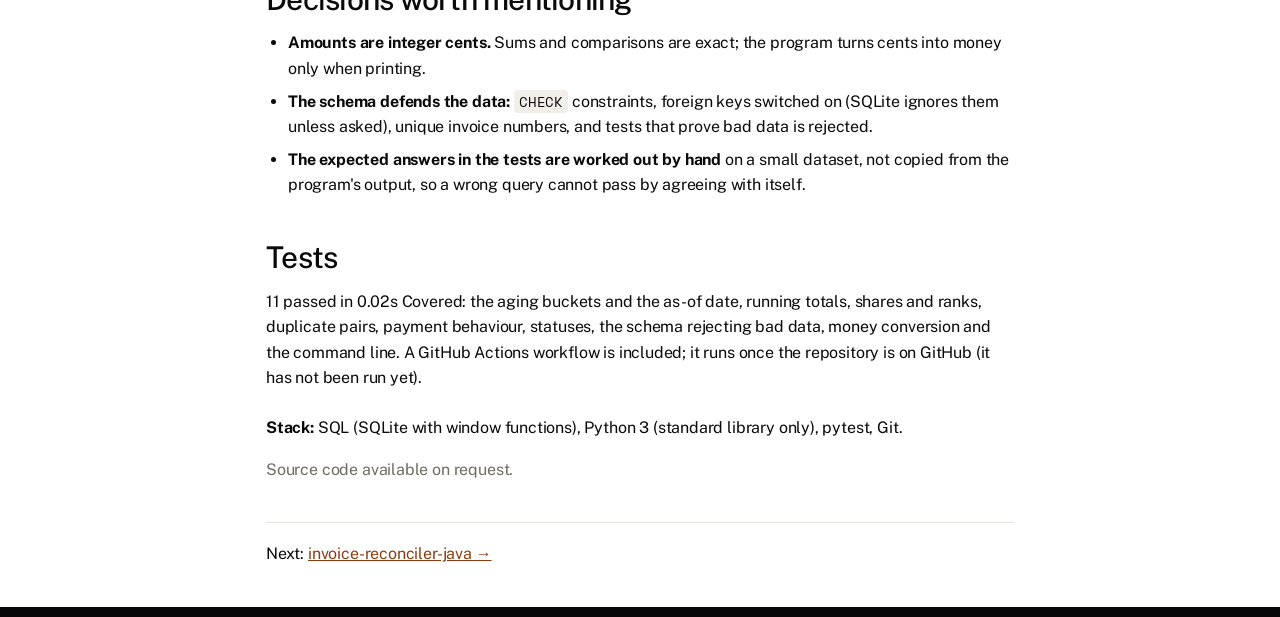
<file: projects/sql-invoice-analytics.html>
<!doctype html>
<html lang="en">
<head>
  <meta charset="utf-8">
  <meta name="viewport" content="width=device-width, initial-scale=1">
  <title>sql-invoice-analytics - Michał Ciura</title>
  <link rel="icon" href="data:,">
  <link rel="stylesheet" href="../styles.css">
</head>
<body>
  <header class="top"><div class="wrap"><a class="name" href="../index.html">Michał Ciura</a>
    <nav aria-label="Sections"><a href="../index.html#projects">Projects</a><a class="hide" href="../index.html#experience">Experience</a><a class="cv" href="../assets/Michal_Ciura_CV.pdf">Download CV</a></nav></div></header>
  <main class="wrap article">
    <p class="crumb"><a href="../index.html#projects">&larr; All projects</a></p>
    <p class="kicker">Case study · SQL, SQLite, Python</p>
    <h1>sql-invoice-analytics</h1>
    <p class="lead">Accounts-payable analytics written as plain SQL: aging report, running totals, vendor shares, duplicate detection, payment behaviour and invoice status.</p>
    
    <h2>The problem</h2>
    <p>The questions a finance team asks of its invoices are the same every month: what do we still owe and for how long, how much did we spend with each vendor, did we receive the same invoice twice,
    who do we pay late. Each of them is one SQL query. This project keeps every question in its own readable <code>.sql</code> file, runs them from a small Python program, and tests each one against a dataset
    whose answers were worked out by hand.</p>

    <h2>An aging report</h2>
    <p>What is still owed on a given date, grouped by how overdue it is. It can be run for any past date, because payments made after that date are ignored.</p>
    <figure><figcaption>queries/aging.sql</figcaption><pre><code>-- Aging report: what is still owed on :as_of, grouped by how overdue it is.
-- Payments after :as_of are ignored, so the report can be run for any past date.
WITH paid AS (
  SELECT invoice_number, SUM(amount_cents) AS paid_cents
  FROM payments
  WHERE paid_date &lt;= :as_of
  GROUP BY invoice_number
),
open_items AS (
  SELECT i.currency,
         i.gross_cents - COALESCE(p.paid_cents, 0)                       AS open_cents,
         CAST(julianday(:as_of) - julianday(i.due_date) AS INTEGER)     AS days_overdue
  FROM invoices i
  LEFT JOIN paid p ON p.invoice_number = i.number
  WHERE i.issue_date &lt;= :as_of
)
SELECT currency,
       CASE WHEN days_overdue &lt;= 0  THEN 'not due'
            WHEN days_overdue &lt;= 30 THEN '1-30 days'
            WHEN days_overdue &lt;= 60 THEN '31-60 days'
            WHEN days_overdue &lt;= 90 THEN '61-90 days'
            ELSE '90+ days' END                                          AS bucket,
       CASE WHEN days_overdue &lt;= 0  THEN 0
            WHEN days_overdue &lt;= 30 THEN 1
            WHEN days_overdue &lt;= 60 THEN 2
            WHEN days_overdue &lt;= 90 THEN 3
            ELSE 4 END                                                   AS bucket_order,
       COUNT(*)                                                          AS invoices,
       SUM(open_cents)                                                   AS open_cents
FROM open_items
WHERE open_cents &gt; 0                                                     -- fully paid and overpaid invoices owe nothing
GROUP BY currency, bucket_order
ORDER BY currency, bucket_order;</code></pre></figure>
    <figure><figcaption>$ python -m analytics aging --as-of 2026-05-10</figcaption><pre><code>== aging
currency  bucket      bucket_order  invoices  open
--------  ----------  ------------  --------  -------
EUR       1-30 days   1             1         1310.00
EUR       31-60 days  2             2         800.00
GBP       1-30 days   1             1         740.00
USD       not due     0             1         310.25
USD       1-30 days   1             1         600.00</code></pre></figure>
    <p>Overpaid and fully paid invoices owe nothing, so they never appear. FV/2026/002 owes 300.00 and FV/2026/003 500.00, both 59 days past due: the two invoices in the 31-60 bucket add up to 800.00.</p>

    <h2>Window functions: shares and ranks</h2>
    <figure><figcaption>queries/vendor_share.sql</figcaption><pre><code>-- How concentrated is the spending: each vendor's share of the total per currency, and its rank.
WITH totals AS (
  SELECT v.name AS vendor, i.currency, SUM(i.gross_cents) AS total_cents
  FROM invoices i
  JOIN vendors v ON v.id = i.vendor_id
  GROUP BY v.id, i.currency
)
SELECT vendor,
       currency,
       total_cents,
       ROUND(100.0 * total_cents / SUM(total_cents) OVER (PARTITION BY currency), 1)  AS share_pct,
       RANK() OVER (PARTITION BY currency ORDER BY total_cents DESC)                  AS rank_in_currency
FROM totals
ORDER BY currency, rank_in_currency, vendor;</code></pre></figure>
    <h2>A self join: possible duplicate invoices</h2>
    <figure><figcaption>queries/possible_duplicates.sql</figcaption><pre><code>-- Possible duplicate invoices: same vendor, amount, currency and issue date under different numbers.
-- A self join; "a.number &lt; b.number" lists each pair once and never pairs an invoice with itself.
SELECT a.number     AS invoice_a,
       b.number     AS invoice_b,
       v.name       AS vendor,
       a.currency,
       a.gross_cents,
       a.issue_date
FROM invoices a
JOIN invoices b
  ON  b.vendor_id   = a.vendor_id
  AND b.gross_cents = a.gross_cents
  AND b.currency    = a.currency
  AND b.issue_date  = a.issue_date
  AND a.number &lt; b.number
JOIN vendors v ON v.id = a.vendor_id
ORDER BY a.issue_date, a.number, b.number;</code></pre></figure>
    <h2>Behaviour of each vendor's invoices</h2>
    <p>Only invoices paid in full count, and the last payment date decides. A negative average means invoices were paid before they were due.</p>
    <figure><figcaption>$ python -m analytics payment_behaviour</figcaption><pre><code>== payment_behaviour
vendor               settled_invoices  avg_days_late  paid_late
-------------------  ----------------  -------------  ---------
Green Cloud Inc      1                 8.0            1
Acme Supplies Ltd    2                 3.5            1
Blue Office GmbH     2                 -2.0           0
Northwind Logistics  1                 -3.0           0</code></pre></figure>

    <h2>Decisions worth mentioning</h2>
    <ul>
      <li><strong>Amounts are integer cents.</strong> Sums and comparisons are exact; the program turns cents into money only when printing.</li>
      <li><strong>The schema defends the data:</strong> <code>CHECK</code> constraints, foreign keys switched on (SQLite ignores them unless asked), unique invoice numbers, and tests that prove bad data is rejected.</li>
      <li><strong>The expected answers in the tests are worked out by hand</strong> on a small dataset, not copied from the program's output, so a wrong query cannot pass by agreeing with itself.</li>
    </ul>

    <h2>Tests</h2>
    <p>11 passed in 0.02s Covered: the aging buckets and the as-of date, running totals, shares and ranks, duplicate pairs, payment behaviour, statuses, the schema rejecting bad data, money conversion and the command line.
    A GitHub Actions workflow is included; it runs once the repository is on GitHub (it has not been run yet).</p>
    <p class="stack"><strong>Stack:</strong> SQL (SQLite with window functions), Python 3 (standard library only), pytest, Git.</p>
    <p class="muted">Source code available on request.</p>

    <p class="next">Next: <a href="invoice-reconciler-java.html">invoice-reconciler-java &rarr;</a></p>
  </main>
  <footer class="foot"><div class="wrap"><p>Michał Ciura · Częstochowa, Poland · This page was built with AI coding assistance.</p></div></footer>
</body>
</html>
</file>
<file: styles.css>
@font-face{font-family:"Public Sans";font-style:normal;font-weight:100 900;font-display:swap;src:url(assets/fonts/public-sans-latin-wght-normal.woff2) format("woff2");unicode-range:U+0000-00FF,U+0131,U+0152-0153,U+02BB-02BC,U+02C6,U+02DA,U+02DC,U+2000-206F,U+20AC,U+2122,U+2191,U+2193,U+2212,U+2215,U+FEFF,U+FFFD}
@font-face{font-family:"Public Sans";font-style:normal;font-weight:100 900;font-display:swap;src:url(assets/fonts/public-sans-latin-ext-wght-normal.woff2) format("woff2");unicode-range:U+0100-02AF,U+0304,U+0308,U+0329,U+1E00-1EFF,U+2020,U+20A0-20AB,U+20AD-20CF,U+2113,U+2C60-2C7F,U+A720-A7FF}
@font-face{font-family:"Space Mono";font-style:normal;font-weight:400;font-display:swap;src:url(assets/fonts/space-mono-400.ttf) format("truetype")}
@font-face{font-family:"Space Mono";font-style:normal;font-weight:700;font-display:swap;src:url(assets/fonts/space-mono-700.ttf) format("truetype")}
:root{--bg:#fff;--fg:#0a0a0b;--ink2:#2b2b2e;--muted:#6e6a64;--line:#e6e2de;--card:#fff;--chip:#f2eeea;--sand:#d7cecc;--void:#07070a;--star:#f4efe7;--dust:#c98b5e;--accent:#8a3d12;--focus:#2f6feb;--sans:"Public Sans","Helvetica Neue",Arial,sans-serif;--mono:"Space Mono",ui-monospace,Consolas,monospace;--r:28px;--rs:16px;--ease:cubic-bezier(.22,1,.36,1)}
*{box-sizing:border-box}
html{scroll-behavior:smooth;-webkit-text-size-adjust:100%}
body{margin:0;background:var(--bg);color:var(--fg);font:400 16px/1.6 var(--sans);letter-spacing:-.011em;-webkit-font-smoothing:antialiased;overflow-x:hidden}
.wrap{max-width:1180px;margin:0 auto;padding:0 clamp(20px,4.4vw,56px)}
a{color:var(--accent)}
:focus-visible{outline:2px solid var(--focus);outline-offset:3px;border-radius:4px}
.top{position:sticky;top:0;z-index:20;background:var(--void);border-bottom:1px solid rgba(255,255,255,.08)}
.top .wrap{display:flex;justify-content:space-between;align-items:center;min-height:64px}
.name{font-weight:600;color:var(--star);text-decoration:none;letter-spacing:-.02em}
nav{display:flex;align-items:center}
nav a{margin-left:22px;text-decoration:none;color:rgba(244,239,231,.72);font-size:15px}
nav a:hover{color:#fff}
nav a.cv{color:var(--void);background:var(--star);padding:8px 16px;border-radius:999px;font-weight:500}
nav a.cv:hover{background:#fff;color:var(--void)}
body.home .top{position:fixed;left:0;right:0;background:linear-gradient(#07070acc,#07070a00);border-bottom:0}
.cine{position:relative;min-height:100vh;min-height:100svh;display:flex;align-items:flex-end;color:var(--star);background:var(--void);overflow:hidden;isolation:isolate;padding:0}
.cine .plate{position:absolute;inset:0;width:100%;height:100%;object-fit:cover;z-index:-2}
.cine .vignette{position:absolute;inset:0;z-index:-1;background:radial-gradient(120% 90% at 30% 40%,#0000 0%,#07070a66 60%,#07070acc 100%),linear-gradient(#07070a55 0%,#0000 30%,#07070aee 100%)}
.cine .copy{padding-top:140px;padding-bottom:clamp(40px,8vh,84px);width:100%}
.kicker{color:var(--muted);text-transform:uppercase;letter-spacing:.1em;font-size:12px;font-family:var(--mono);margin:0 0 14px}
.cine .kicker{color:rgba(244,239,231,.78)}
h1{font-weight:500;font-size:clamp(34px,6.2vw,84px);line-height:1;letter-spacing:-.04em;margin:0 0 22px;max-width:15em}
.cine h1 span{display:block}
.lead{font-size:clamp(17px,1.5vw,20px);color:var(--muted);max-width:40em}
.cine .lead{color:rgba(244,239,231,.86);max-width:36em}
.actions{display:flex;gap:12px;flex-wrap:wrap;margin-top:28px}
.btn{display:inline-block;padding:13px 24px;border:1px solid var(--line);border-radius:999px;text-decoration:none;color:var(--fg);font-weight:500;transition:transform .3s var(--ease),background .2s}
.btn:hover{transform:translateY(-2px)}
.btn.primary{background:var(--star);border-color:var(--star);color:var(--void)}
.btn.glass{background:rgba(255,255,255,.1);border-color:rgba(255,255,255,.3);color:var(--star);backdrop-filter:blur(8px)}
.facts{display:grid;grid-template-columns:repeat(4,1fr);margin-top:clamp(36px,7vh,70px);border-top:1px solid rgba(255,255,255,.22)}
.facts div{padding:18px 18px 0 0}
.facts b{display:block;font-size:clamp(26px,3.2vw,44px);font-weight:500;letter-spacing:-.03em;line-height:1}
.facts span{display:block;margin-top:8px;font-size:13px;color:rgba(244,239,231,.72)}
section{padding:clamp(56px,9vw,112px) 0}
section.wrap{padding-left:clamp(20px,4.4vw,56px);padding-right:clamp(20px,4.4vw,56px)}
h2{font-weight:500;font-size:clamp(28px,4vw,52px);line-height:1.02;letter-spacing:-.035em;margin:0 0 14px}
.muted{color:var(--muted);max-width:46em}
.cards{display:grid;grid-template-columns:repeat(auto-fit,minmax(300px,1fr));gap:20px;margin:36px 0}
.card{border:1px solid var(--line);background:var(--card);border-radius:var(--r);padding:28px;display:flex;flex-direction:column;transition:transform .4s var(--ease),box-shadow .4s var(--ease)}
.card:hover{transform:translateY(-4px);box-shadow:0 24px 50px -28px #0006}
.card h3{margin:0 0 10px;font-size:19px;font-family:var(--mono);font-weight:700;letter-spacing:-.02em}
.card p{margin:0 0 10px}
.card ul{margin:0 0 14px;padding-left:20px;color:var(--muted)}
.card li{margin-bottom:5px}
.card .more{display:inline-block;margin:2px 0 10px;font-weight:600}
.chips{display:flex;flex-wrap:wrap;gap:6px}
.chips span{background:var(--chip);border-radius:999px;padding:3px 11px;font-size:13px}
.meta{color:var(--muted);font-size:14px;margin-top:auto!important}
.shot{width:100%;border:1px solid var(--line);border-radius:var(--rs);margin-top:10px}
.note{border-left:3px solid var(--dust);padding:10px 16px;background:var(--chip);max-width:46em;border-radius:0 var(--rs) var(--rs) 0}
code{background:var(--chip);padding:1px 5px;border-radius:4px;font-size:.9em;font-family:var(--mono)}
.band{background:var(--sand)}
.skills{width:100%;border-collapse:collapse;margin:20px 0}
.skills th,.skills td{text-align:left;padding:12px 10px;border-top:1px solid #0002;vertical-align:top}
.skills th{font:400 12px var(--mono);color:var(--ink2);text-transform:uppercase;letter-spacing:.06em;border-top:none}
.skills a{color:var(--accent)}
.timeline{list-style:none;padding:0;margin:20px 0}
.timeline li{display:grid;grid-template-columns:190px 1fr;gap:18px;padding:16px 0;border-top:1px solid var(--line)}
.when{color:var(--muted);font:400 13px var(--mono)}
.closer{position:relative;color:var(--star);background:var(--void) url(assets/bg-footer.webp) center/cover;isolation:isolate}
.closer::before{content:"";position:absolute;inset:0;background:linear-gradient(90deg,#07070aee 10%,#07070a66 70%);z-index:-1}
.closer h2{max-width:12em}
.closer p{color:rgba(244,239,231,.84);max-width:34em}
.foot{background:var(--void);color:rgba(244,239,231,.6);font-size:13px;padding:28px 0 40px;border:0;margin:0}
.foot p{margin:0}
.article{padding-top:48px;padding-bottom:24px;max-width:860px}
.article h1{font-family:var(--mono);font-weight:700;font-size:clamp(26px,4vw,40px);line-height:1.1;letter-spacing:-.03em}
.article h2{font-size:clamp(22px,2.6vw,30px);margin-top:44px;letter-spacing:-.025em}
.crumb{margin:0 0 10px}.crumb a{text-decoration:none}
figure{margin:16px 0 20px}
figcaption{font:400 12px var(--mono);color:var(--muted);margin-bottom:6px}
pre{margin:0;padding:16px 18px;overflow-x:auto;background:var(--void);color:var(--star);border-radius:var(--rs);font-size:13px;line-height:1.55}
pre code{background:none;padding:0;font-size:inherit;color:inherit}
.article ol,.article ul{padding-left:22px}.article li{margin-bottom:7px}
.stack{margin-top:24px}.next{margin-top:40px;padding-top:18px;border-top:1px solid var(--line)}
@media(max-width:700px){.timeline li{grid-template-columns:1fr;gap:2px}nav a{margin-left:12px;font-size:14px}nav a.hide{display:none}.facts{grid-template-columns:repeat(2,1fr)}.skills th:nth-child(3),.skills td:nth-child(3){display:none}.cine .copy{padding-top:110px}}
@media(prefers-reduced-motion:reduce){html{scroll-behavior:auto}.btn,.card{transition:none}}

.group{font-size:clamp(20px,2.2vw,26px);font-weight:500;letter-spacing:-.025em;margin:44px 0 6px;font-family:var(--sans)}
.group+.muted{margin:0}

.clientlist{list-style:none;padding:0;margin:24px 0}.clientlist li{padding:14px 0;border-top:1px solid var(--line);color:var(--muted)}.clientlist strong{display:block;color:var(--fg);font-weight:600;margin-bottom:2px}.clientlist .chips{margin-top:8px}

.featured{display:grid;grid-template-columns:1fr 1.1fr;gap:clamp(20px,4vw,48px);align-items:center}.featured h2{margin-bottom:10px}.featured ul{padding-left:20px;margin:14px 0}.featured li{margin-bottom:8px}.ft-shot{width:100%;border-radius:var(--r);border:1px solid #0002;box-shadow:0 30px 60px -30px #0007;max-height:560px;object-fit:cover;object-position:top}@media(max-width:860px){.featured{grid-template-columns:1fr}}
</file>
<file: demo/styles.css>
:root { --bg: #ffffff; --fg: #1b1f24; --muted: #5b6470; --line: #d9dee5; --ok: #1a7f4b; --warn: #b36b00; --bad: #b42318; --info: #1f5fbf; }
@media (prefers-color-scheme: dark) { :root { --bg: #14171c; --fg: #e8ebef; --muted: #9aa4b2; --line: #2b323b; --ok: #4cc38a; --warn: #f0a23b; --bad: #ff7b72; --info: #6fa8ff; } }
* { box-sizing: border-box; }
body { margin: 0; background: var(--bg); color: var(--fg); font: 15px/1.5 system-ui, sans-serif; }
main { max-width: 920px; margin: 0 auto; padding: 24px 16px 48px; }
h1 { font-size: 22px; margin: 0 0 4px; }
.sub, .open, .shown { color: var(--muted); margin: 4px 0 16px; }
code { background: color-mix(in srgb, var(--fg) 8%, transparent); padding: 1px 5px; border-radius: 4px; }
.cards { display: grid; grid-template-columns: repeat(auto-fit, minmax(150px, 1fr)); gap: 12px; margin: 16px 0 8px; }
.card { border: 1px solid var(--line); border-top-width: 4px; border-radius: 8px; padding: 12px 14px; }
.card .count { font-size: 28px; font-weight: 600; }
.card .label { color: var(--muted); font-size: 13px; }
.card.matched { border-top-color: var(--ok); } .card.amount_mismatch { border-top-color: var(--warn); }
.card.unpaid_invoices { border-top-color: var(--bad); } .card.unmatched_payments { border-top-color: var(--info); }
.controls { display: flex; flex-wrap: wrap; gap: 16px; align-items: end; margin: 8px 0 12px; }
label { display: flex; flex-direction: column; gap: 4px; font-size: 13px; color: var(--muted); }
select, input { font: inherit; padding: 7px 9px; border: 1px solid var(--line); border-radius: 6px; background: var(--bg); color: var(--fg); min-width: 200px; }
table { width: 100%; border-collapse: collapse; }
th, td { text-align: left; padding: 9px 10px; border-bottom: 1px solid var(--line); vertical-align: top; }
th { font-size: 12px; color: var(--muted); text-transform: uppercase; letter-spacing: .04em; }
.num { text-align: right; font-variant-numeric: tabular-nums; }
.badge { display: inline-block; padding: 2px 8px; border-radius: 999px; font-size: 12px; border: 1px solid currentColor; }
.badge.matched { color: var(--ok); } .badge.amount_mismatch { color: var(--warn); } .badge.unpaid_invoices { color: var(--bad); } .badge.unmatched_payments { color: var(--info); }
.error { border: 1px solid var(--bad); color: var(--bad); padding: 10px 12px; border-radius: 6px; }
.empty { color: var(--muted); padding: 16px 0; }
@media (max-width: 560px) { th:nth-child(4), td:nth-child(4) { display: none; } select, input { min-width: 0; width: 100%; } label { flex: 1 1 100%; } }
</file>
